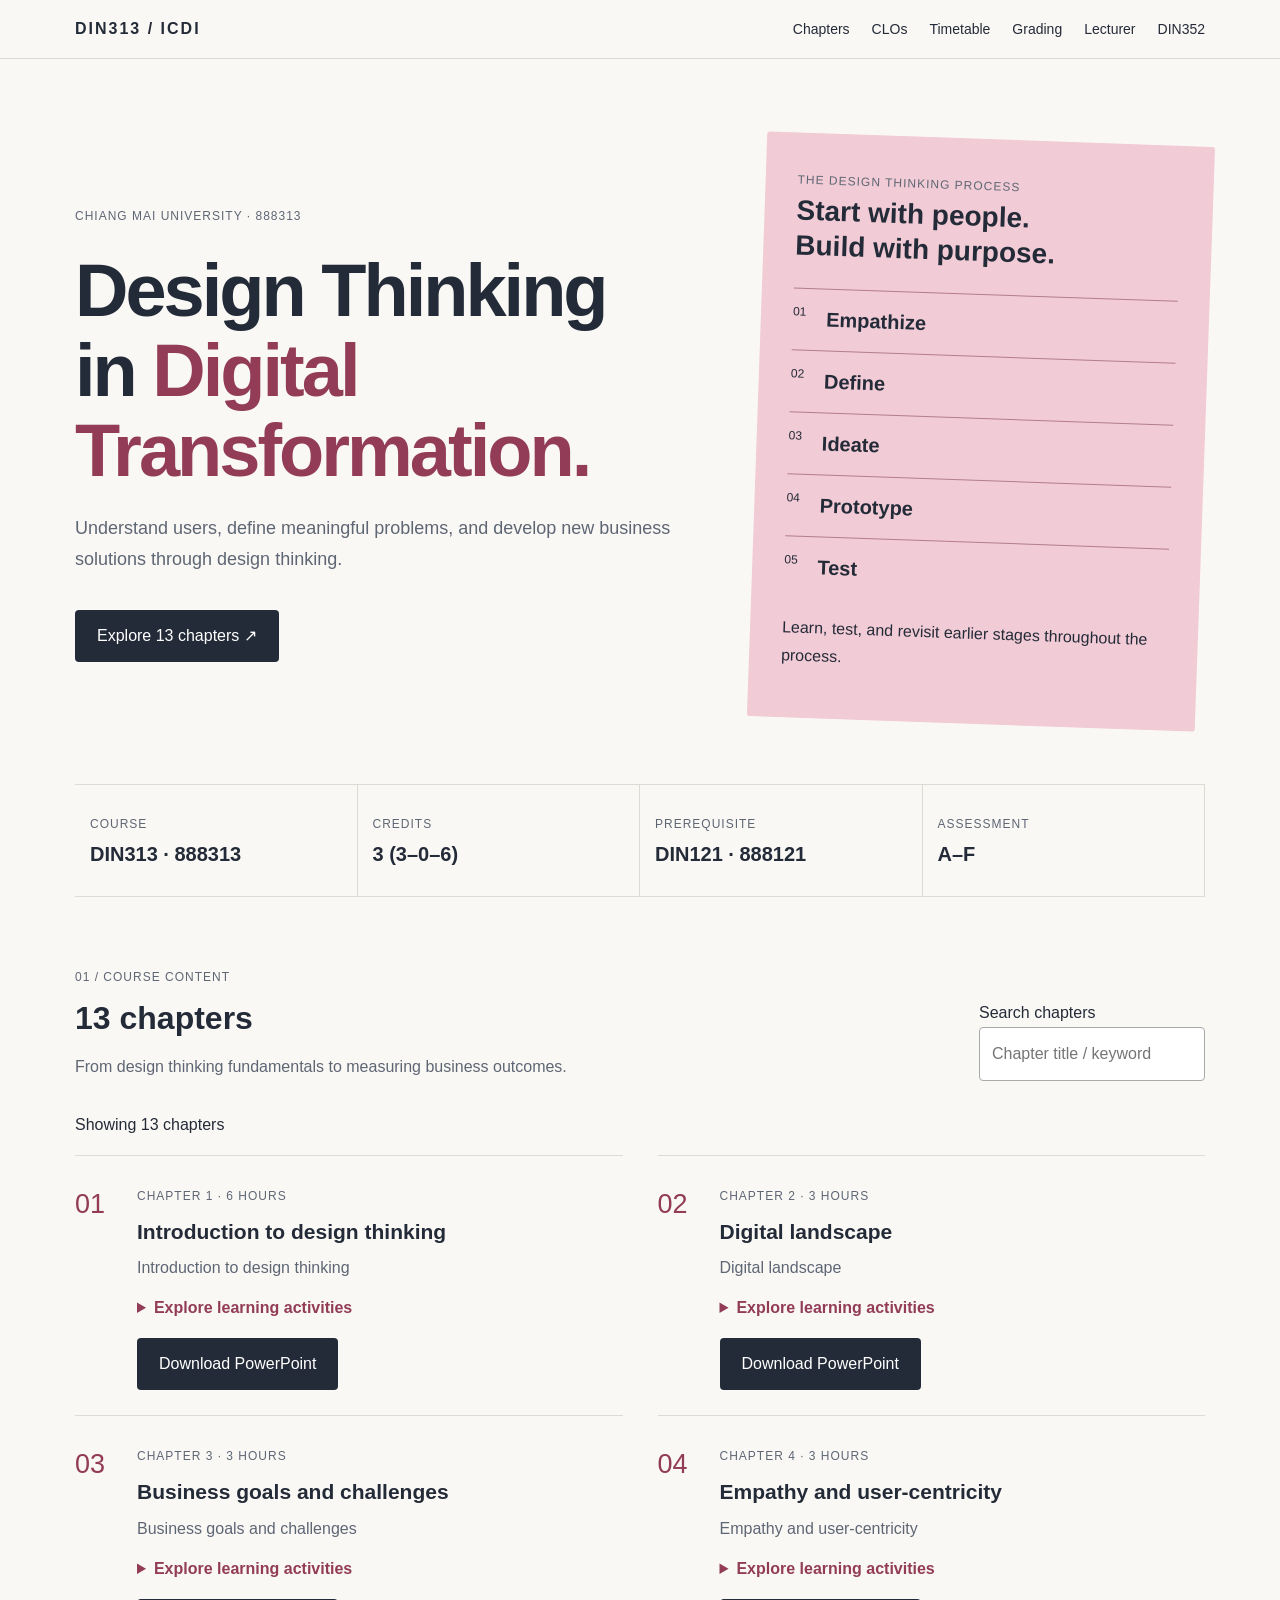
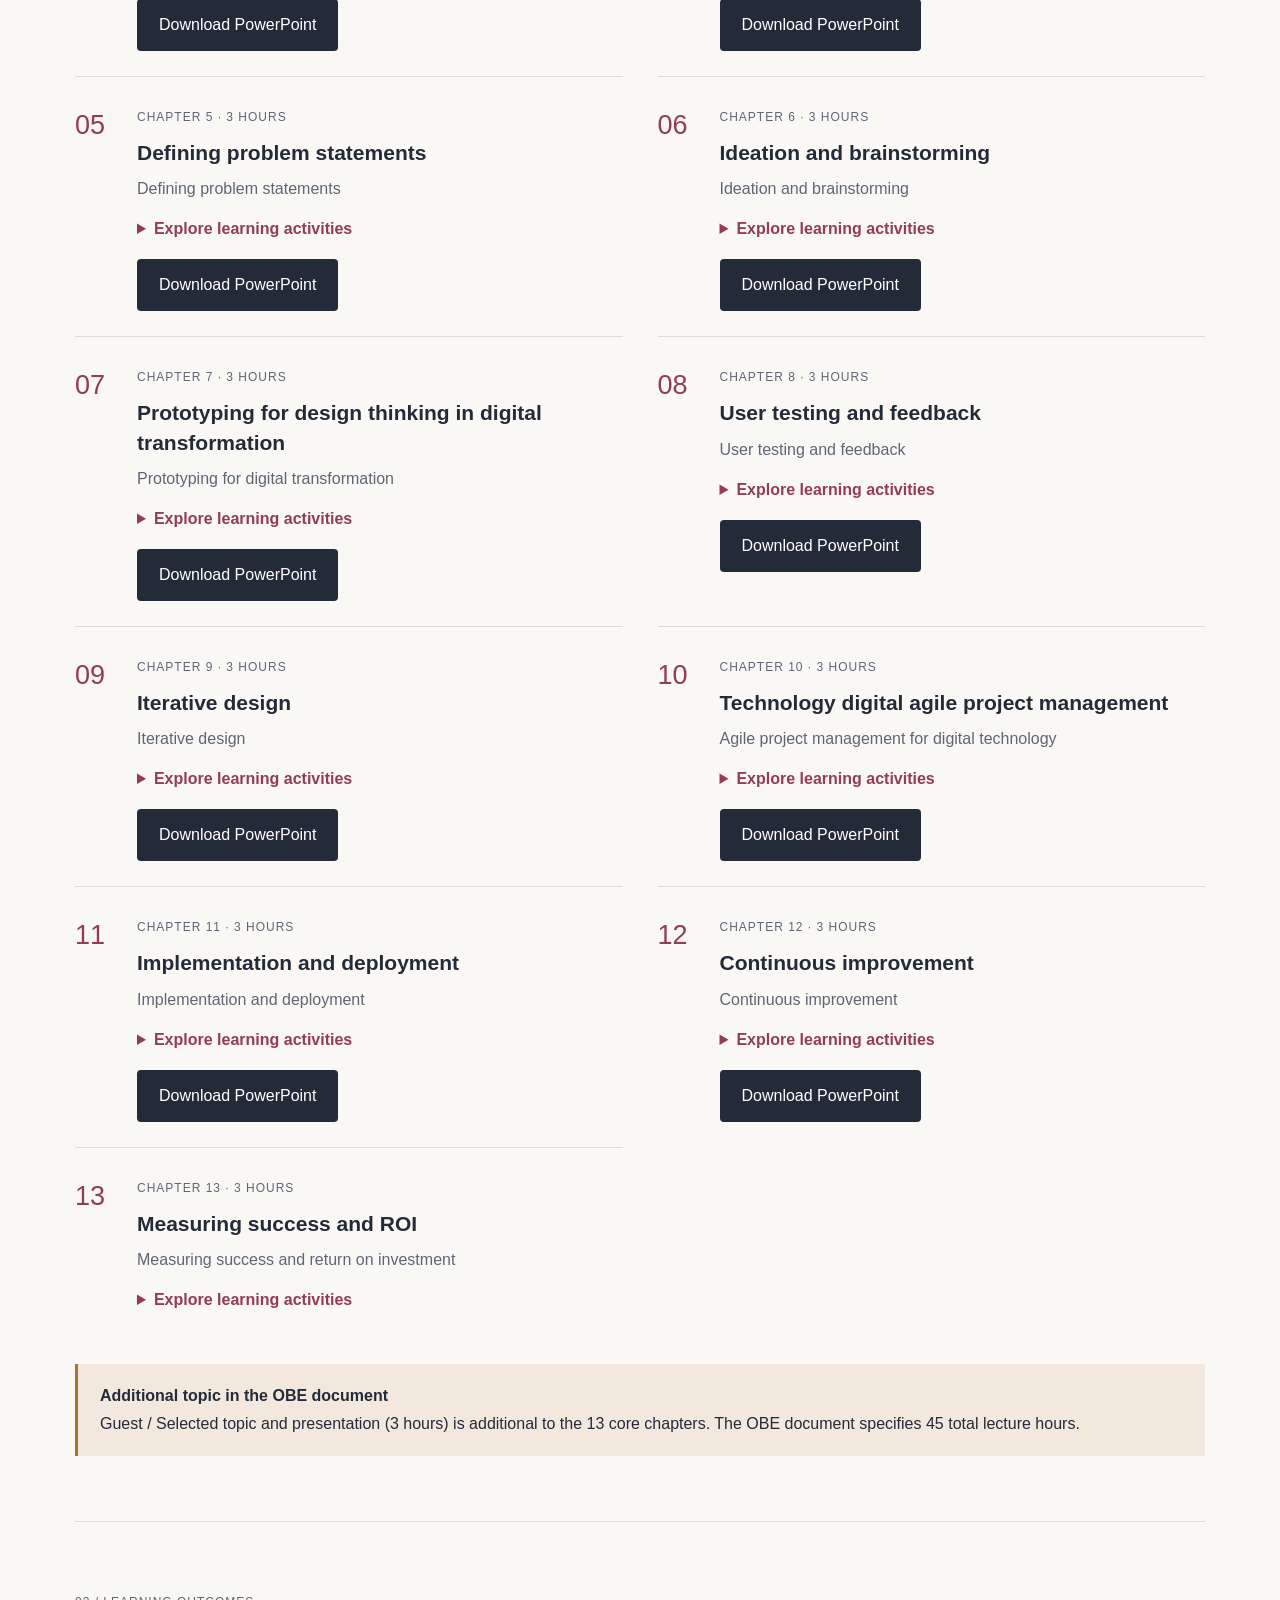
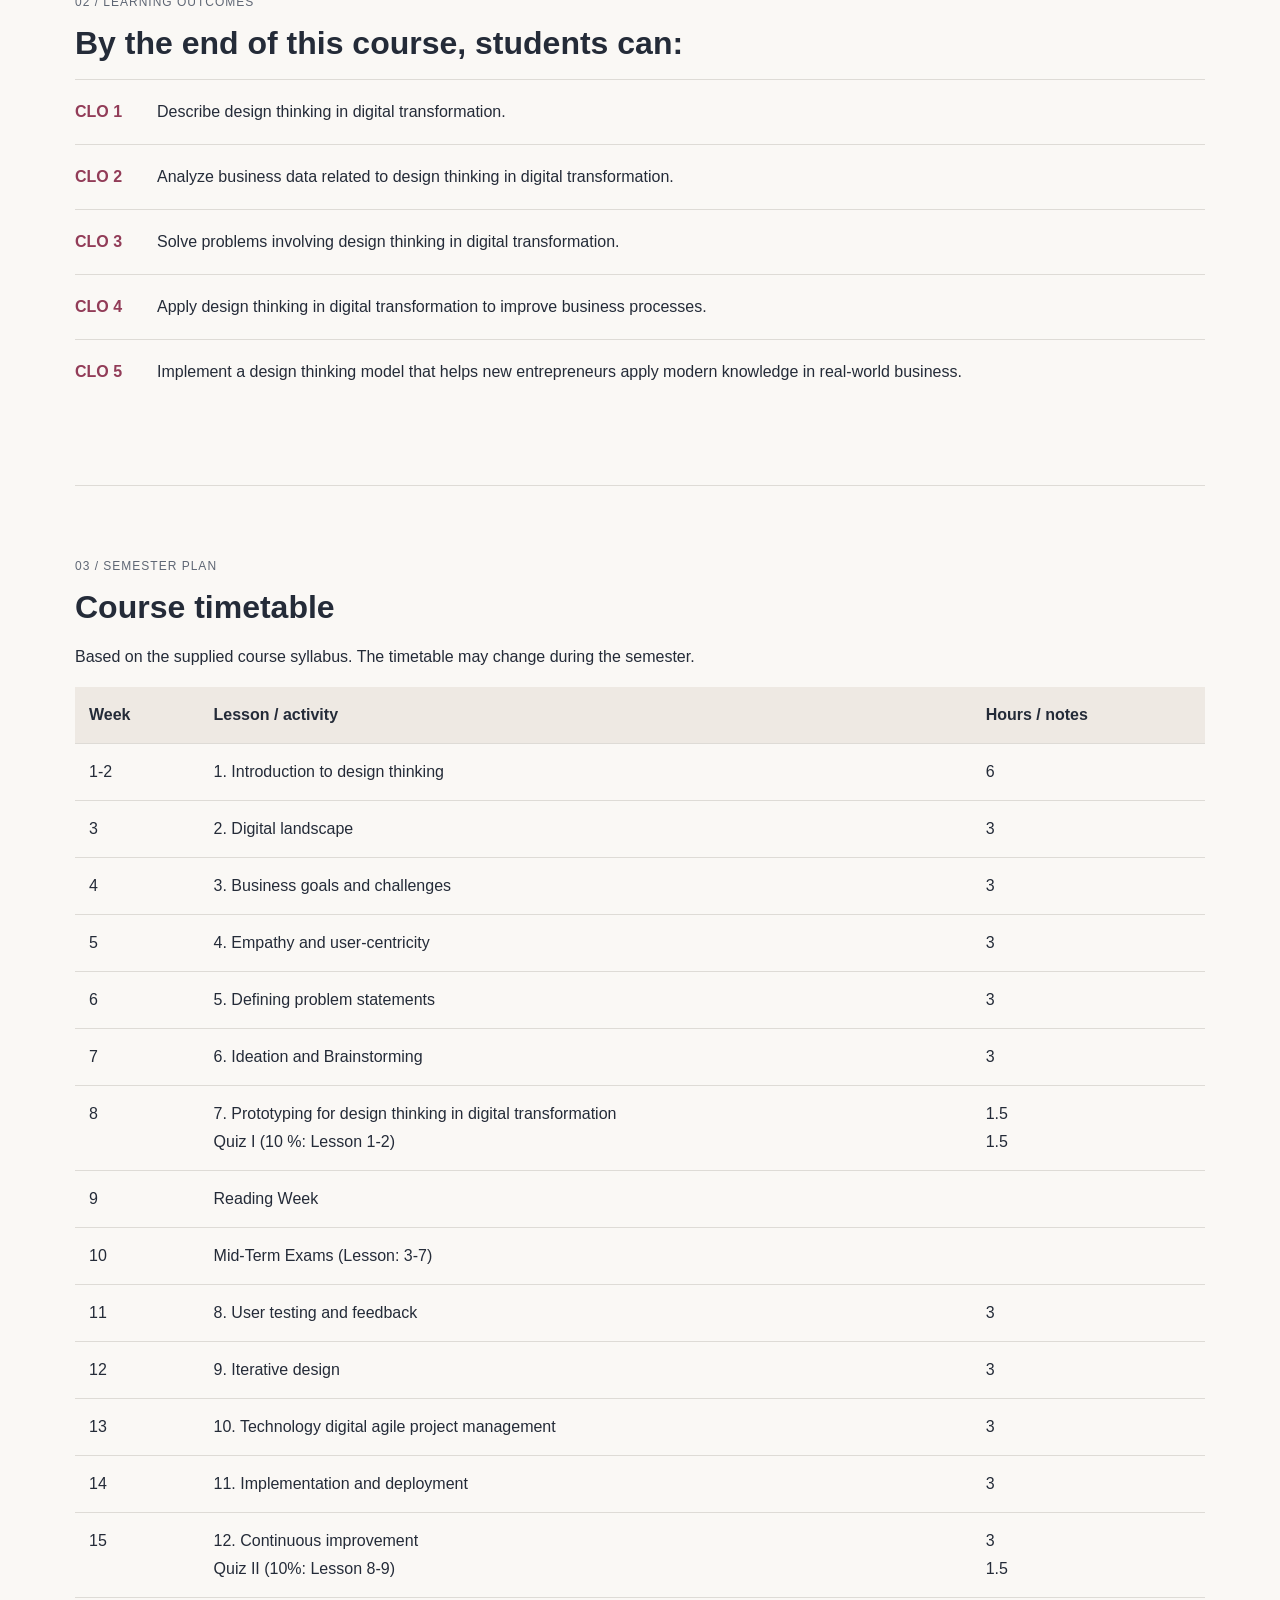
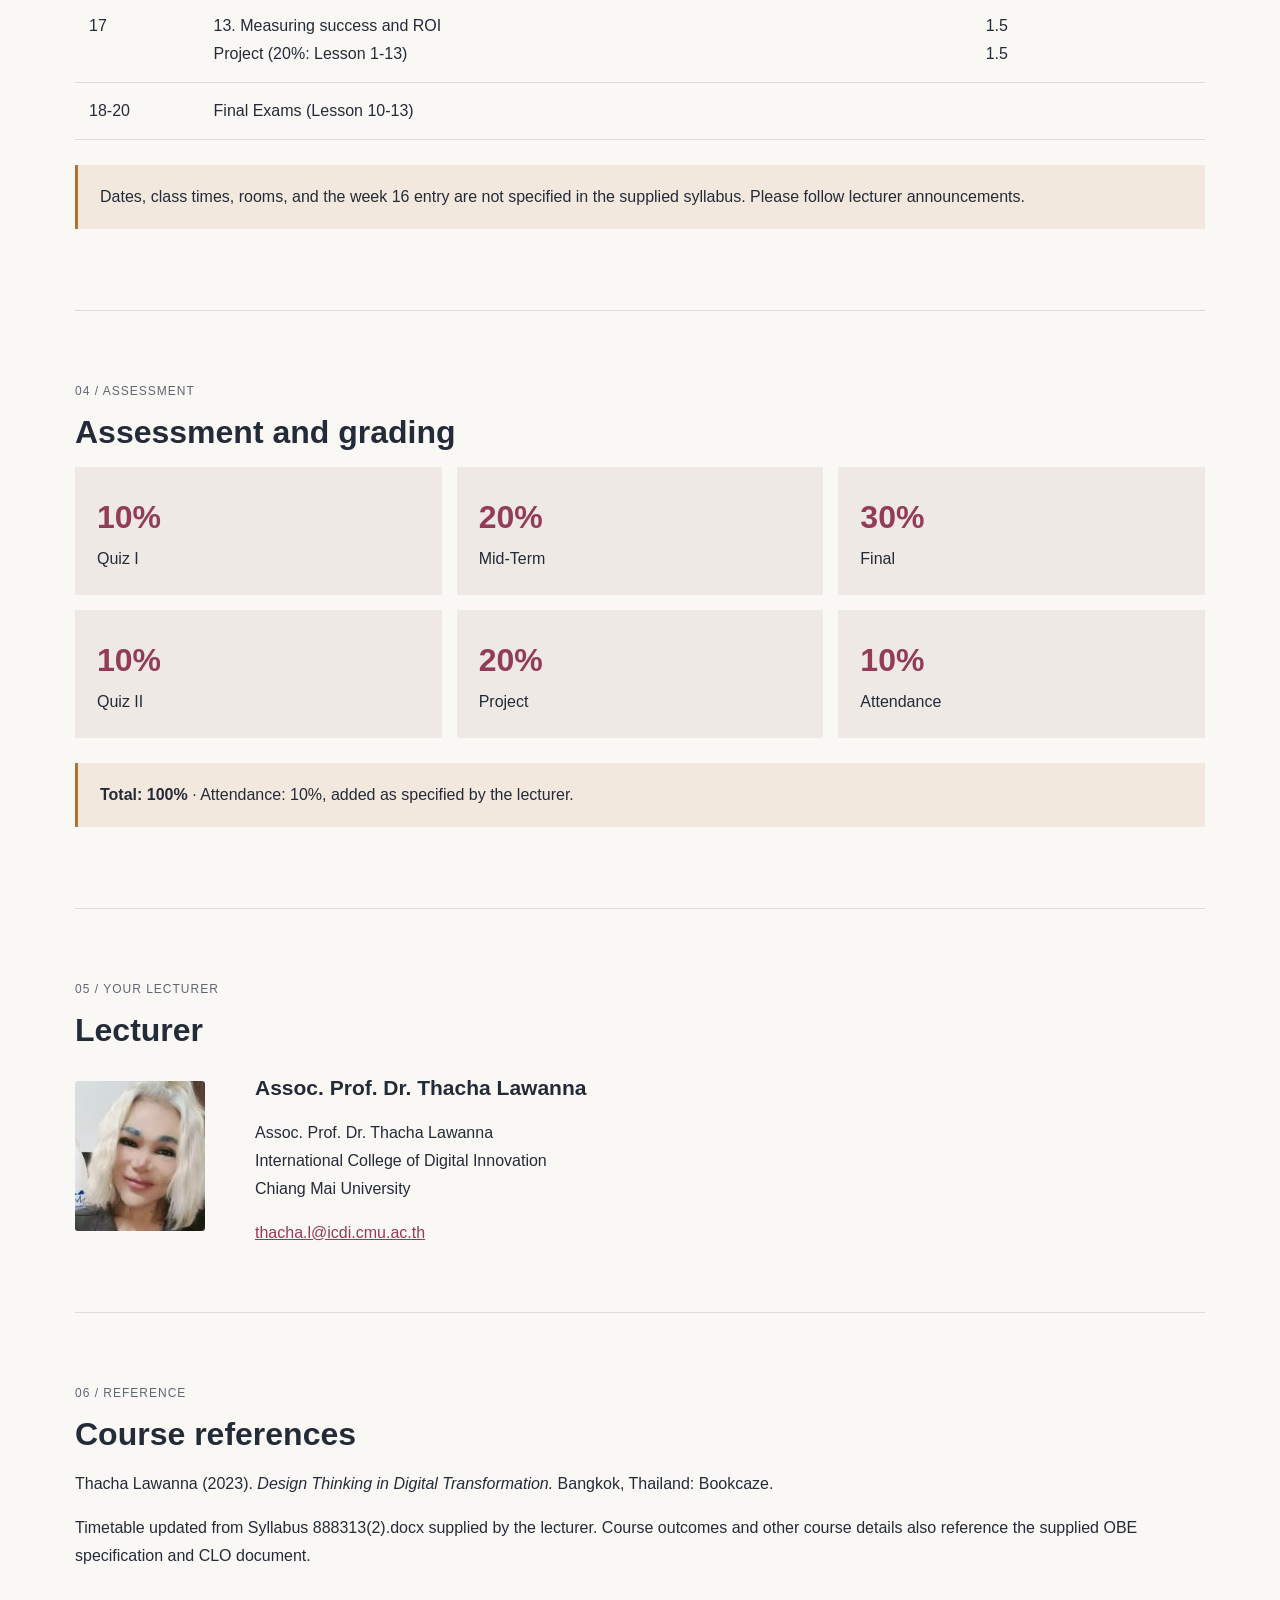
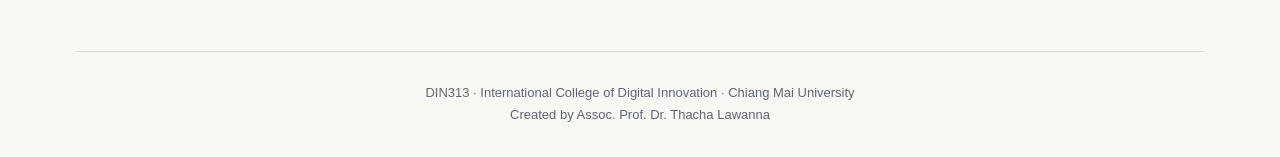
<file: din313-course/index.html>
<!doctype html><html lang="en"><head><meta charset="utf-8"><meta name="viewport" content="width=device-width,initial-scale=1"><meta name="description" content="DIN313 Design Thinking in Digital Transformation — ICDI, Chiang Mai University"><title>DIN313 · Design Thinking</title><style>
:root{--ink:#242b38;--muted:#5e6674;--paper:#faf8f5;--pink:#f1cbd5;--accent:#923c58;--line:#dedbd6}*{box-sizing:border-box}html{scroll-behavior:smooth;scroll-padding-top:90px}body{margin:0;background:var(--paper);color:var(--ink);font:16px/1.75 Arial,Tahoma,sans-serif}a{color:var(--accent)}nav{position:sticky;top:0;z-index:5;background:#faf8f5f5;border-bottom:1px solid var(--line)}.nav-inner{max-width:1180px;margin:auto;padding:15px 25px;display:flex;justify-content:space-between;align-items:center;gap:18px}.brand{color:var(--ink);font-weight:800;text-decoration:none;letter-spacing:2px}.links{display:flex;gap:22px;flex-wrap:wrap}.links a{color:var(--ink);text-decoration:none;font-size:14px}main{max-width:1180px;margin:auto;padding:0 25px}header{display:grid;grid-template-columns:1.4fr 1fr;gap:55px;padding:80px 0 60px;align-items:center}.eyebrow,small{font-size:12px;letter-spacing:1px;color:var(--muted)}h1{font-size:clamp(40px,5.8vw,74px);line-height:1.08;letter-spacing:-3px;margin:22px 0}h1 em{font-style:normal;color:var(--accent)}.lead{font-size:18px;max-width:600px;color:var(--muted)}.button{display:inline-block;background:var(--ink);color:white;padding:12px 22px;border-radius:4px;text-decoration:none;margin-top:16px}.diagram{background:var(--pink);padding:32px;border-radius:3px;transform:rotate(2deg)}.diagram h2{font-size:28px;margin:0 0 25px}.step{display:flex;gap:20px;border-top:1px solid #b37d8e;padding:13px 0}.step span{font-size:12px}.step strong{font-size:20px}.facts{display:grid;grid-template-columns:repeat(4,1fr);border-top:1px solid var(--line);border-bottom:1px solid var(--line)}.facts div{padding:24px 15px;border-right:1px solid var(--line)}.facts strong{display:block;font-size:20px}section{padding:65px 0;border-bottom:1px solid var(--line)}.section-head{display:flex;justify-content:space-between;align-items:end;gap:20px;margin-bottom:30px}h2{font-size:32px;line-height:1.25;margin:8px 0 15px}h3{font-size:21px;line-height:1.4;margin:8px 0}.section-head p{margin:0;color:var(--muted)}input{font:inherit;padding:12px;border:1px solid #aaa;border-radius:4px;width:min(100%,340px);background:white}.chapters{display:grid;grid-template-columns:1fr 1fr;gap:0 35px}.chapter{padding:25px 0;border-top:1px solid var(--line);display:flex;gap:20px}.chapter p{margin:5px 0 12px;color:var(--muted)}.num{font-size:27px;color:var(--accent);min-width:42px}details summary{cursor:pointer;color:var(--accent);font-weight:600}details[open]{padding-bottom:12px}details p{font-size:15px}.note{padding:18px 22px;background:#f3e8de;border-left:3px solid #a97436;margin-top:25px}.outcomes{list-style:none;padding:0;counter-reset:clo}.outcomes li{counter-increment:clo;padding:18px 0;border-top:1px solid var(--line);display:flex;gap:20px}.outcomes li:before{content:'CLO ' counter(clo);color:var(--accent);font-weight:bold;min-width:62px}.table-wrap{overflow-x:auto}table{width:100%;border-collapse:collapse;text-align:left}th,td{padding:14px;border-bottom:1px solid var(--line);vertical-align:top}th{background:#eee9e3}.grades{display:grid;grid-template-columns:repeat(3,1fr);gap:15px}.grade{background:#efe9e5;padding:22px}.grade strong{font-size:32px;display:block;color:var(--accent)}.lecturer{display:grid;grid-template-columns:150px 1fr;gap:30px;align-items:center}.lecturer img{width:130px;height:150px;object-fit:cover;border-radius:3px}footer{padding:30px 25px;text-align:center;color:var(--muted);font-size:13px}a:focus-visible,summary:focus-visible,input:focus-visible{outline:3px solid var(--accent);outline-offset:4px}[hidden]{display:none!important}@media(max-width:760px){header{grid-template-columns:1fr;padding:45px 0;gap:30px}.diagram{transform:none}h1{letter-spacing:-1.5px}.nav-inner{align-items:start;flex-direction:column;gap:5px}.links{gap:13px}.facts{grid-template-columns:1fr 1fr}.chapters{grid-template-columns:1fr}.section-head{align-items:start;flex-direction:column}.grades{grid-template-columns:1fr 1fr}.lecturer{grid-template-columns:1fr}section{padding:40px 0}}@media(prefers-reduced-motion:reduce){html{scroll-behavior:auto}}@media print{nav,.button,input{display:none}header{padding:20px 0}.diagram{transform:none}section{padding:20px 0}.chapters{display:block}.chapter{break-inside:avoid}}
</style></head><body><nav aria-label="Main navigation"><div class="nav-inner"><a class="brand" href="#home">DIN313 / ICDI</a><div class="links"><a href="#chapters">Chapters</a><a href="#outcomes">CLOs</a><a href="#schedule">Timetable</a><a href="#assessment">Grading</a><a href="#lecturer">Lecturer</a><a href="../din352/">DIN352</a></div></div></nav><main id="home"><header><div><span class="eyebrow">CHIANG MAI UNIVERSITY · 888313</span><h1>Design Thinking<br>in <em>Digital<br>Transformation.</em></h1><p class="lead">Understand users, define meaningful problems, and develop new business solutions through design thinking.</p><a class="button" href="#chapters">Explore 13 chapters ↗</a></div><aside class="diagram" aria-label="Design thinking process"><small>THE DESIGN THINKING PROCESS</small><h2>Start with people.<br>Build with purpose.</h2><div class="step"><span>01</span><strong>Empathize</strong></div><div class="step"><span>02</span><strong>Define</strong></div><div class="step"><span>03</span><strong>Ideate</strong></div><div class="step"><span>04</span><strong>Prototype</strong></div><div class="step"><span>05</span><strong>Test</strong></div><p>Learn, test, and revisit earlier stages throughout the process.</p></aside></header><div class="facts"><div><small>COURSE</small><strong>DIN313 · 888313</strong></div><div><small>CREDITS</small><strong>3 (3–0–6)</strong></div><div><small>PREREQUISITE</small><strong>DIN121 · 888121</strong></div><div><small>ASSESSMENT</small><strong>A–F</strong></div></div><section id="chapters"><div class="section-head"><div><small>01 / COURSE CONTENT</small><h2>13 chapters</h2><p>From design thinking fundamentals to measuring business outcomes.</p></div><label>Search chapters<br><input type="search" id="search" placeholder="Chapter title / keyword"></label></div><p id="count" aria-live="polite">Showing 13 chapters</p><div class="chapters"><article class="chapter" data-search="Introduction to design thinking Introduction to design thinking"><span class="num">01</span><div><small>CHAPTER 1 · 6 HOURS</small><h3>Introduction to design thinking</h3><p>Introduction to design thinking</p><details><summary>Explore learning activities</summary><p>Choose a service and explain how understanding its users could improve it.</p><small>Suggested website activity; additional to the original course documents.</small></details><a class="button" href="slides/Chapter-01.pptx" download aria-label="Download Chapter 1 PowerPoint">Download PowerPoint</a></div></article><article class="chapter" data-search="Digital landscape Digital landscape"><span class="num">02</span><div><small>CHAPTER 2 · 3 HOURS</small><h3>Digital landscape</h3><p>Digital landscape</p><details><summary>Explore learning activities</summary><p>Explore technologies that are changing the customer experience in a business of your choice.</p><small>Suggested website activity; additional to the original course documents.</small></details><a class="button" href="slides/Chapter-02.pptx" download aria-label="Download Chapter 2 PowerPoint">Download PowerPoint</a></div></article><article class="chapter" data-search="Business goals and challenges Business goals and challenges"><span class="num">03</span><div><small>CHAPTER 3 · 3 HOURS</small><h3>Business goals and challenges</h3><p>Business goals and challenges</p><details><summary>Explore learning activities</summary><p>Identify business goals, challenges, and the evidence needed for decisions.</p><small>Suggested website activity; additional to the original course documents.</small></details><a class="button" href="slides/Chapter-03.pptx" download aria-label="Download Chapter 3 PowerPoint">Download PowerPoint</a></div></article><article class="chapter" data-search="Empathy and user-centricity Empathy and user-centricity"><span class="num">04</span><div><small>CHAPTER 4 · 3 HOURS</small><h3>Empathy and user-centricity</h3><p>Empathy and user-centricity</p><details><summary>Explore learning activities</summary><p>Draft neutral interview questions and create an empathy map from the evidence collected.</p><small>Suggested website activity; additional to the original course documents.</small></details><a class="button" href="slides/Chapter-04.pptx" download aria-label="Download Chapter 4 PowerPoint">Download PowerPoint</a></div></article><article class="chapter" data-search="Defining problem statements Defining problem statements"><span class="num">05</span><div><small>CHAPTER 5 · 3 HOURS</small><h3>Defining problem statements</h3><p>Defining problem statements</p><details><summary>Explore learning activities</summary><p>Develop a problem statement and a How might we question based on user evidence.</p><small>Suggested website activity; additional to the original course documents.</small></details><a class="button" href="slides/Chapter-05.pptx" download aria-label="Download Chapter 5 PowerPoint">Download PowerPoint</a></div></article><article class="chapter" data-search="Ideation and brainstorming Ideation and brainstorming"><span class="num">06</span><div><small>CHAPTER 6 · 3 HOURS</small><h3>Ideation and brainstorming</h3><p>Ideation and brainstorming</p><details><summary>Explore learning activities</summary><p>Generate alternative ideas and compare their user value and feasibility.</p><small>Suggested website activity; additional to the original course documents.</small></details><a class="button" href="slides/Chapter-06.pptx" download aria-label="Download Chapter 6 PowerPoint">Download PowerPoint</a></div></article><article class="chapter" data-search="Prototyping for design thinking in digital transformation Prototyping for digital transformation"><span class="num">07</span><div><small>CHAPTER 7 · 3 HOURS</small><h3>Prototyping for design thinking in digital transformation</h3><p>Prototyping for digital transformation</p><details><summary>Explore learning activities</summary><p>Build a paper prototype or wireframe to test key assumptions.</p><small>Suggested website activity; additional to the original course documents.</small></details><a class="button" href="slides/Chapter-07.pptx" download aria-label="Download Chapter 7 PowerPoint">Download PowerPoint</a></div></article><article class="chapter" data-search="User testing and feedback User testing and feedback"><span class="num">08</span><div><small>CHAPTER 8 · 3 HOURS</small><h3>User testing and feedback</h3><p>User testing and feedback</p><details><summary>Explore learning activities</summary><p>Design prototype testing tasks and systematically record issues and feedback.</p><small>Suggested website activity; additional to the original course documents.</small></details><a class="button" href="slides/Chapter-08.pptx" download aria-label="Download Chapter 8 PowerPoint">Download PowerPoint</a></div></article><article class="chapter" data-search="Iterative design Iterative design"><span class="num">09</span><div><small>CHAPTER 9 · 3 HOURS</small><h3>Iterative design</h3><p>Iterative design</p><details><summary>Explore learning activities</summary><p>Prioritize feedback, refine the prototype, and explain the reasons for each change.</p><small>Suggested website activity; additional to the original course documents.</small></details><a class="button" href="slides/Chapter-09.pptx" download aria-label="Download Chapter 9 PowerPoint">Download PowerPoint</a></div></article><article class="chapter" data-search="Technology digital agile project management Agile project management for digital technology"><span class="num">10</span><div><small>CHAPTER 10 · 3 HOURS</small><h3>Technology digital agile project management</h3><p>Agile project management for digital technology</p><details><summary>Explore learning activities</summary><p>Create a backlog and sprint plan for prototype development.</p><small>Suggested website activity; additional to the original course documents.</small></details><a class="button" href="slides/Chapter-10.pptx" download aria-label="Download Chapter 10 PowerPoint">Download PowerPoint</a></div></article><article class="chapter" data-search="Implementation and deployment Implementation and deployment"><span class="num">11</span><div><small>CHAPTER 11 · 3 HOURS</small><h3>Implementation and deployment</h3><p>Implementation and deployment</p><details><summary>Explore learning activities</summary><p>Plan deployment, user training, and post-launch issue monitoring.</p><small>Suggested website activity; additional to the original course documents.</small></details><a class="button" href="slides/Chapter-11.pptx" download aria-label="Download Chapter 11 PowerPoint">Download PowerPoint</a></div></article><article class="chapter" data-search="Continuous improvement Continuous improvement"><span class="num">12</span><div><small>CHAPTER 12 · 3 HOURS</small><h3>Continuous improvement</h3><p>Continuous improvement</p><details><summary>Explore learning activities</summary><p>Use the PDCA cycle to propose improvements based on usage results.</p><small>Suggested website activity; additional to the original course documents.</small></details><a class="button" href="slides/Chapter-12.pptx" download aria-label="Download Chapter 12 PowerPoint">Download PowerPoint</a></div></article><article class="chapter" data-search="Measuring success and ROI Measuring success and return on investment"><span class="num">13</span><div><small>CHAPTER 13 · 3 HOURS</small><h3>Measuring success and ROI</h3><p>Measuring success and return on investment</p><details><summary>Explore learning activities</summary><p>Define KPIs and calculate ROI using costs, benefits, and clearly stated assumptions.</p><small>Suggested website activity; additional to the original course documents.</small></details></div></article></div><aside class="note"><strong>Additional topic in the OBE document</strong><br>Guest / Selected topic and presentation (3 hours) is additional to the 13 core chapters. The OBE document specifies 45 total lecture hours.</aside></section><section id="outcomes"><small>02 / LEARNING OUTCOMES</small><h2>By the end of this course, students can:</h2><ol class="outcomes"><li>Describe design thinking in digital transformation.</li><li>Analyze business data related to design thinking in digital transformation.</li><li>Solve problems involving design thinking in digital transformation.</li><li>Apply design thinking in digital transformation to improve business processes.</li><li>Implement a design thinking model that helps new entrepreneurs apply modern knowledge in real-world business. </li></ol></section><section id="schedule"><small>03 / SEMESTER PLAN</small><h2>Course timetable</h2><p>Based on the supplied course syllabus. The timetable may change during the semester.</p><div class="table-wrap"><table><thead><tr><th>Week</th><th>Lesson / activity</th><th>Hours / notes</th></tr></thead><tbody><tr><td>1-2</td><td>1. Introduction to design thinking</td><td>6</td></tr><tr><td>3</td><td>2. Digital landscape</td><td>3</td></tr><tr><td>4</td><td>3. Business goals and challenges</td><td>3</td></tr><tr><td>5</td><td>4. Empathy and user-centricity</td><td>3</td></tr><tr><td>6</td><td>5. Defining problem statements</td><td>3</td></tr><tr><td>7</td><td>6. Ideation and Brainstorming</td><td>3</td></tr><tr><td>8</td><td>7. Prototyping for design thinking in digital transformation	<br>Quiz I (10 %: Lesson 1-2)</td><td>1.5<br>1.5</td></tr><tr><td>9</td><td>Reading Week</td><td></td></tr><tr><td>10</td><td>Mid-Term Exams (Lesson: 3-7)</td><td></td></tr><tr><td>11</td><td>8. User testing and feedback</td><td>3</td></tr><tr><td>12</td><td>9. Iterative design</td><td>3</td></tr><tr><td>13</td><td>10. Technology digital agile project management</td><td>3</td></tr><tr><td>14</td><td>11. Implementation and deployment</td><td>3</td></tr><tr><td>15</td><td>12. Continuous improvement<br>Quiz II (10%: Lesson 8-9)</td><td>3<br>1.5</td></tr><tr><td>17</td><td>13. Measuring success and ROI<br>Project (20%: Lesson 1-13)</td><td>1.5<br>1.5</td></tr><tr><td>18-20</td><td>Final Exams (Lesson 10-13)</td><td></td></tr></tbody></table></div><p class="note">Dates, class times, rooms, and the week 16 entry are not specified in the supplied syllabus. Please follow lecturer announcements.</p></section><section id="assessment"><small>04 / ASSESSMENT</small><h2>Assessment and grading</h2><div class="grades"><div class="grade"><strong>10%</strong>Quiz I</div><div class="grade"><strong>20%</strong>Mid-Term</div><div class="grade"><strong>30%</strong>Final</div><div class="grade"><strong>10%</strong>Quiz II</div><div class="grade"><strong>20%</strong>Project</div><div class="grade"><strong>10%</strong>Attendance</div></div><p class="note"><strong>Total: 100%</strong> · Attendance: 10%, added as specified by the lecturer.</p></section><section id="lecturer"><small>05 / YOUR LECTURER</small><h2>Lecturer</h2><div class="lecturer"><img src="../profile.jpg" alt="Assoc. Prof. Dr. Thacha Lawanna"><div><h3>Assoc. Prof. Dr. Thacha Lawanna</h3><p>Assoc. Prof. Dr. Thacha Lawanna<br>International College of Digital Innovation<br>Chiang Mai University</p><a href="mailto:thacha.l@icdi.cmu.ac.th">thacha.l@icdi.cmu.ac.th</a></div></div></section><section><small>06 / REFERENCE</small><h2>Course references</h2><p>Thacha Lawanna (2023). <em>Design Thinking in Digital Transformation.</em> Bangkok, Thailand: Bookcaze.</p><p>Timetable updated from Syllabus 888313(2).docx supplied by the lecturer. Course outcomes and other course details also reference the supplied OBE specification and CLO document.</p></section></main><footer>DIN313 · International College of Digital Innovation · Chiang Mai University<br>Created by Assoc. Prof. Dr. Thacha Lawanna</footer><script>const search=document.getElementById('search');search.addEventListener('input',()=>{let n=0;const q=search.value.trim().toLocaleLowerCase();document.querySelectorAll('.chapter').forEach(c=>{c.hidden=!c.dataset.search.toLocaleLowerCase().includes(q);if(!c.hidden)n++});document.getElementById('count').textContent=n?'Showing '+n+' chapters':'No matching chapters found'});</script></body></html>
</file>
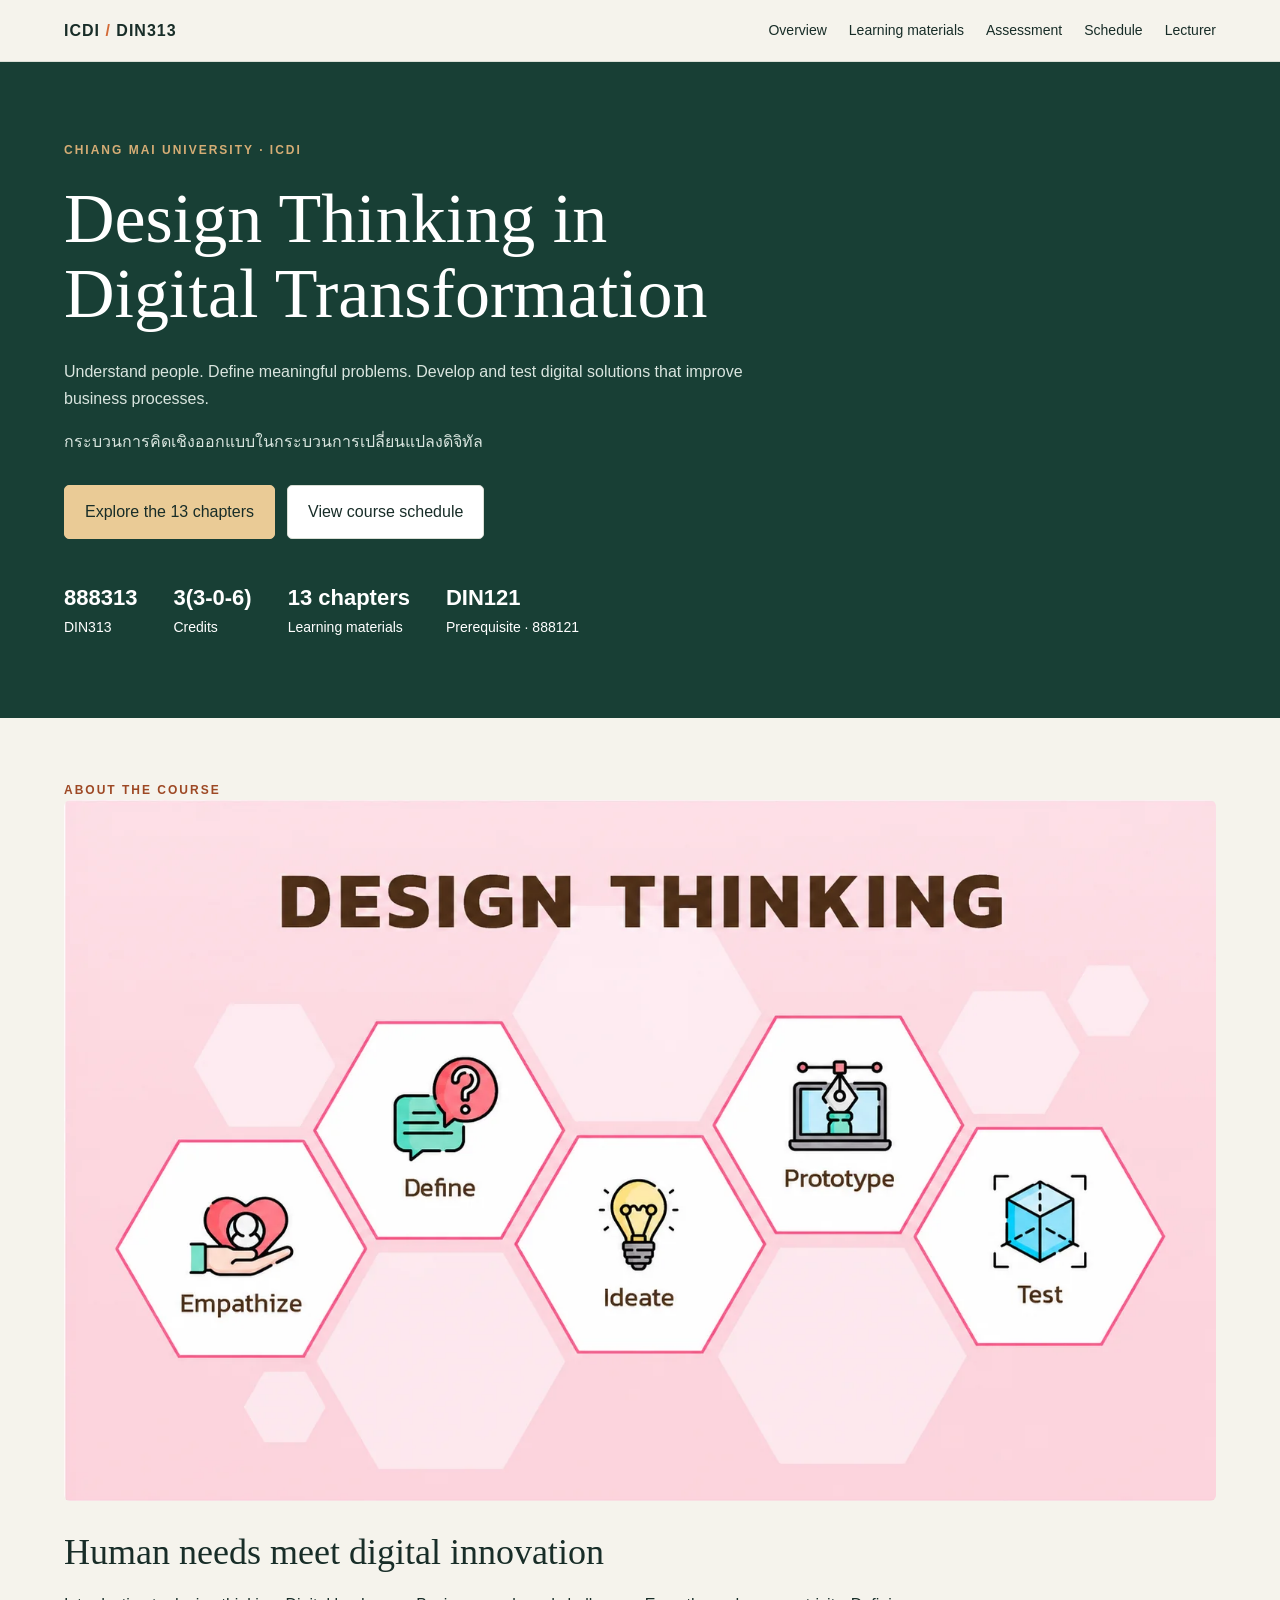
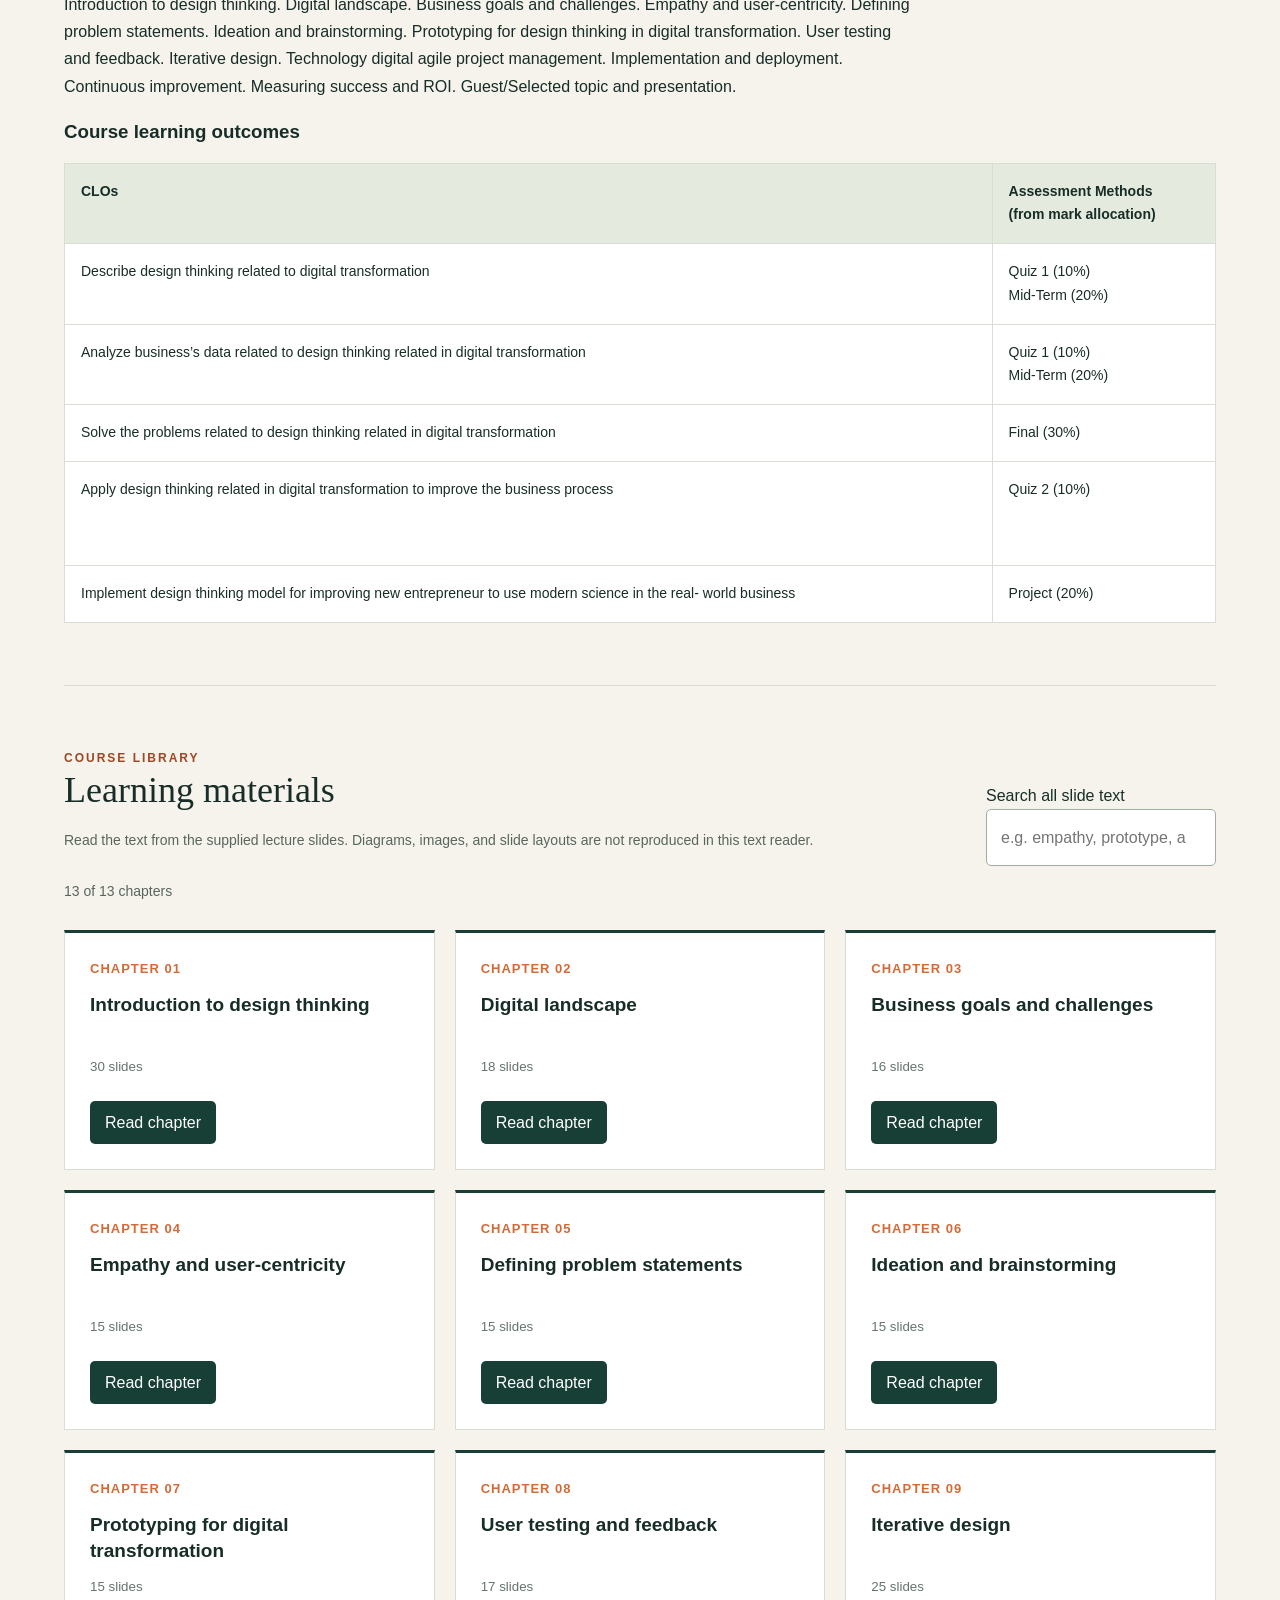
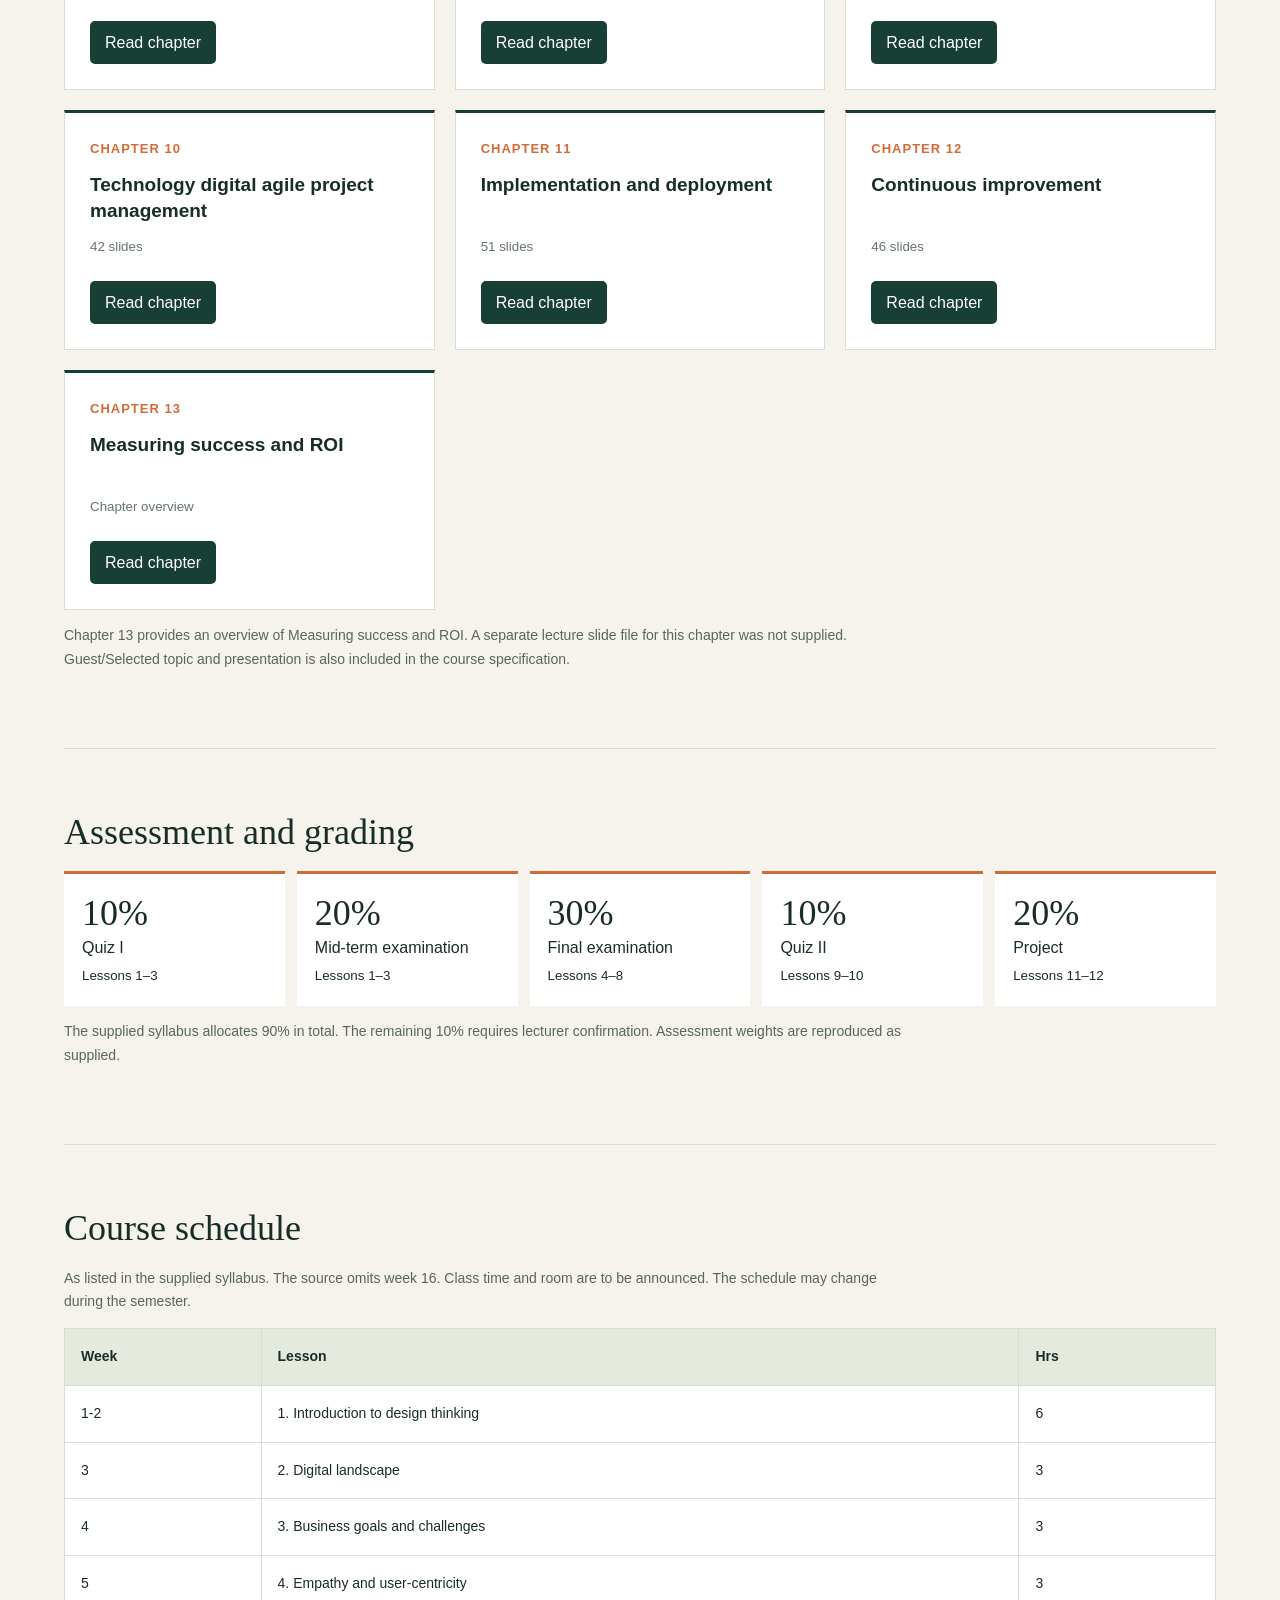
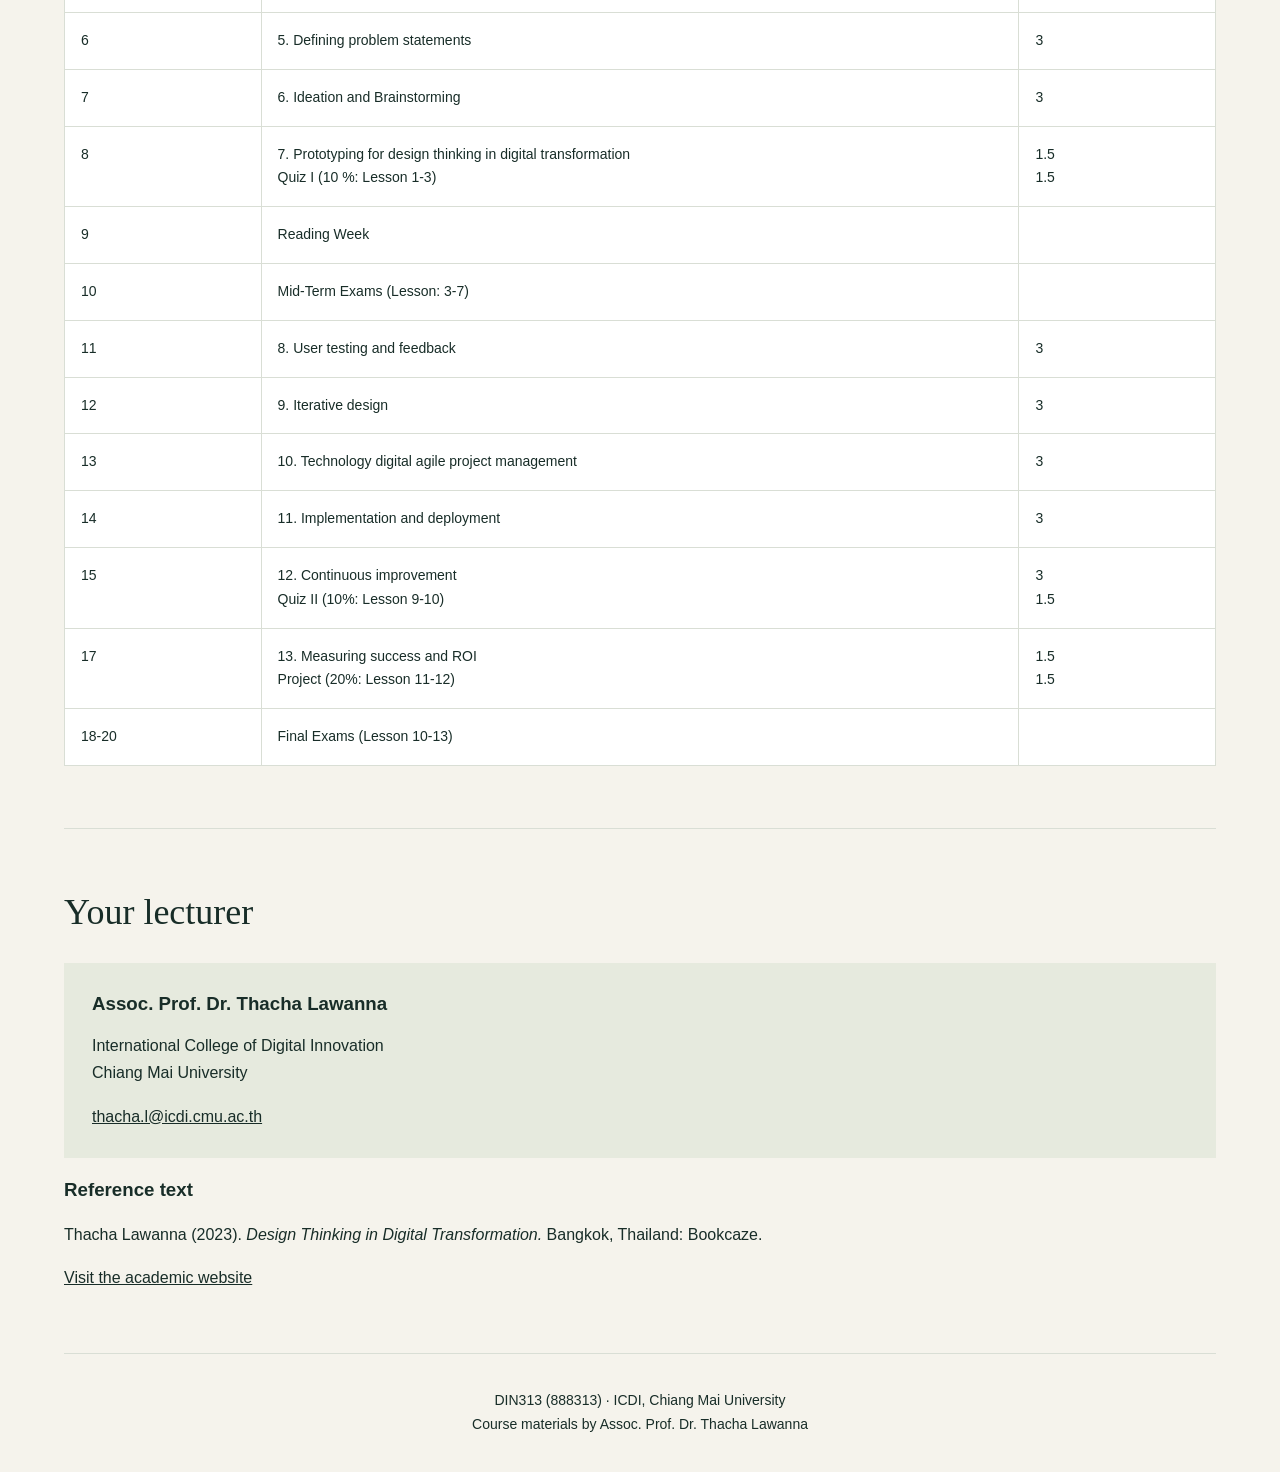
<file: din313/index.html>
<!doctype html><html lang="en"><head><meta charset="utf-8"><meta name="viewport" content="width=device-width,initial-scale=1"><meta name="description" content="DIN313 (888313), Design Thinking in Digital Transformation. Course materials by Assoc. Prof. Dr. Thacha Lawanna, ICDI, Chiang Mai University."><title>DIN313 · Design Thinking in Digital Transformation</title><style>
:root{--ink:#182d28;--green:#183f35;--paper:#f5f3ec;--orange:#d36b38;--line:#d9ded5}*{box-sizing:border-box}html{scroll-behavior:smooth;scroll-padding-top:100px}body{margin:0;background:var(--paper);color:var(--ink);font:16px/1.7 Arial,Tahoma,sans-serif}a{color:inherit}header{background:var(--paper);border-bottom:1px solid var(--line);position:sticky;top:0;z-index:5}.nav{max-width:1200px;margin:auto;display:flex;justify-content:space-between;align-items:center;padding:17px 24px;gap:20px;flex-wrap:wrap}.brand{font-weight:800;text-decoration:none;letter-spacing:1px}.brand span{color:var(--orange)}nav{display:flex;gap:22px;flex-wrap:wrap}nav a{text-decoration:none;font-size:14px}a:hover{text-decoration:underline}.hero{background:var(--green);color:#fff;padding:78px max(24px,calc((100vw - 1152px)/2));}.eyebrow{text-transform:uppercase;letter-spacing:2px;font-size:12px;font-weight:bold;color:#d5ad75}h1{font:normal clamp(38px,5.5vw,70px)/1.08 Georgia,serif;max-width:860px;margin:20px 0 26px}.hero p{max-width:680px;color:#d9e5df}.actions{display:flex;gap:12px;flex-wrap:wrap;margin-top:30px}.btn,button{border:1px solid var(--line);border-radius:5px;background:white;color:var(--ink);padding:12px 20px;font:inherit;cursor:pointer;text-decoration:none;display:inline-block}.btn.primary{background:#eacb96;border-color:#eacb96}.facts{display:flex;gap:36px;flex-wrap:wrap;margin-top:40px;font-size:14px}.facts strong{display:block;color:white;font-size:22px}main{max-width:1200px;margin:auto;padding:0 24px}section{padding:62px 0;border-bottom:1px solid var(--line)}h2{font:normal 36px Georgia,serif;margin:0 0 18px}h3{line-height:1.35}p{max-width:850px}.section-head{display:flex;justify-content:space-between;align-items:end;gap:24px;flex-wrap:wrap}.search{width:min(100%,340px);padding:14px;border:1px solid #9faea3;background:white;border-radius:5px;font:inherit}.grid{display:grid;grid-template-columns:repeat(3,1fr);gap:20px;margin-top:26px}.chapter{background:white;padding:25px;border:1px solid var(--line);border-top:3px solid var(--green);display:flex;flex-direction:column;align-items:start}.chapter h3{margin:12px 0;min-height:52px;font-size:19px}.chapter small{color:#66746d}.chapter button{margin-top:22px;padding:8px 15px;background:var(--green);color:white;border:none}.chapter .number{color:var(--orange);font-weight:bold;font-size:13px;letter-spacing:1px}.table-wrap{overflow:auto}table{border-collapse:collapse;background:white;width:100%;font-size:14px}td,th{text-align:left;padding:16px;border:1px solid var(--line);min-width:100px;vertical-align:top}th{background:#e5eade}.weights{display:flex;gap:12px;flex-wrap:wrap}.weight{flex:1;min-width:135px;border-top:3px solid var(--orange);padding:18px;background:white}.weight strong{display:block;font:36px Georgia,serif}.note{font-size:14px;color:#58665d}.instructor{background:#e6eade;padding:28px;margin-top:30px}.instructor h3{margin:0 0 8px}footer{padding:35px 24px;text-align:center;font-size:14px}dialog{border:0;border-radius:8px;width:min(960px,94vw);max-height:90vh;padding:0;background:var(--paper);color:var(--ink)}dialog::backdrop{background:#0c201bcc}.modal-head{padding:20px 24px;background:var(--green);color:white;position:sticky;top:0;display:flex;gap:20px;align-items:center;justify-content:space-between}.modal-head h2{font-size:22px;margin:0}.modal-head button{padding:6px 14px}.slide-content{padding:24px}.slide{background:white;border:1px solid var(--line);padding:24px;margin-bottom:18px;overflow-wrap:anywhere}.slide h3{font-size:20px}.slide p{white-space:pre-wrap;margin:8px 0}.slide-label{font-size:12px;color:#68776d}.empty{padding:25px;display:none}button:focus-visible,a:focus-visible,input:focus-visible{outline:3px solid var(--orange);outline-offset:4px}@media(max-width:800px){.grid{grid-template-columns:repeat(2,1fr)}.hero{padding-top:48px}}@media(max-width:520px){.grid{grid-template-columns:1fr}nav{gap:14px}.facts{gap:22px}.hero{padding-bottom:42px}.nav{padding:12px 18px}section{padding:40px 0}.chapter h3{min-height:0}h2{font-size:30px}}@media print{header,.actions,dialog,.search,button{display:none}.hero{background:white;color:black}.hero p,.facts strong{color:black}section{break-inside:avoid}}
</style></head><body><header><div class="nav"><a class="brand" href="#home">ICDI<span> / </span>DIN313</a><nav aria-label="Main navigation"><a href="#overview">Overview</a><a href="#chapters">Learning materials</a><a href="#assessment">Assessment</a><a href="#schedule">Schedule</a><a href="#lecturer">Lecturer</a></nav></div></header><div class="hero" id="home"><div class="eyebrow">Chiang Mai University · ICDI</div><h1>Design Thinking in<br>Digital Transformation</h1><p>Understand people. Define meaningful problems. Develop and test digital solutions that improve business processes.</p><p lang="th">กระบวนการคิดเชิงออกแบบในกระบวนการเปลี่ยนแปลงดิจิทัล</p><div class="actions"><a class="btn primary" href="#chapters">Explore the 13 chapters</a><a class="btn" href="#schedule">View course schedule</a></div><div class="facts"><div><strong>888313</strong>DIN313</div><div><strong>3(3-0-6)</strong>Credits</div><div><strong>13 chapters</strong>Learning materials</div><div><strong>DIN121</strong>Prerequisite · 888121</div></div></div><main><section id="overview"><div class="eyebrow" style="color:#9d4824">About the course</div><figure style="margin:0 0 30px;aspect-ratio:1535 / 934;overflow:hidden;border-radius:6px"><img src="[data-uri]" alt="Design Thinking: Empathize, Define, Ideate, Prototype, Test" width="1535" height="1025" style="display:block;width:100%;height:auto;border-radius:6px"></figure><h2>Human needs meet digital innovation</h2><p>Introduction to design thinking. Digital landscape. Business goals and challenges. Empathy and user-centricity. Defining problem statements. Ideation and brainstorming. Prototyping for design thinking in digital transformation. User testing and feedback. Iterative design. Technology digital agile project management. Implementation and deployment. Continuous improvement. Measuring success and ROI. Guest/Selected topic and presentation.</p><h3>Course learning outcomes</h3><div class="table-wrap"><table><tr><th>CLOs</th><th>Assessment Methods<br>(from mark allocation)</th></tr><tr><td>Describe design thinking related to digital transformation</td><td>Quiz 1 (10%)<br>Mid-Term (20%)</td></tr><tr><td>Analyze business’s data related to design thinking related in digital transformation</td><td>Quiz 1 (10%)<br>Mid-Term (20%)</td></tr><tr><td>Solve the problems related to design thinking related in digital transformation</td><td>Final (30%)</td></tr><tr><td>Apply design thinking related in digital transformation to improve the business process</td><td>Quiz 2 (10%)<br><br><br></td></tr><tr><td>Implement design thinking model for improving new entrepreneur to use modern science in the real- world business</td><td>Project (20%)</td></tr></table></div></section><section id="chapters"><div class="section-head"><div><div class="eyebrow" style="color:#9d4824">Course library</div><h2>Learning materials</h2><p class="note">Read the text from the supplied lecture slides. Diagrams, images, and slide layouts are not reproduced in this text reader.</p></div><div><label for="search">Search all slide text</label><br><input class="search" type="search" id="search" placeholder="e.g. empathy, prototype, agile"></div></div><p id="count" class="note" aria-live="polite"></p><div class="grid" id="grid"></div><p id="empty" class="empty">No matching chapters. Try another keyword.</p><p class="note">Chapter 13 provides an overview of Measuring success and ROI. A separate lecture slide file for this chapter was not supplied. Guest/Selected topic and presentation is also included in the course specification.</p></section><section id="assessment"><h2>Assessment and grading</h2><div class="weights"><div class="weight"><strong>10%</strong>Quiz I<br><small>Lessons 1–3</small></div><div class="weight"><strong>20%</strong>Mid-term examination<br><small>Lessons 1–3</small></div><div class="weight"><strong>30%</strong>Final examination<br><small>Lessons 4–8</small></div><div class="weight"><strong>10%</strong>Quiz II<br><small>Lessons 9–10</small></div><div class="weight"><strong>20%</strong>Project<br><small>Lessons 11–12</small></div></div><p class="note">The supplied syllabus allocates 90% in total. The remaining 10% requires lecturer confirmation. Assessment weights are reproduced as supplied.</p></section><section id="schedule"><h2>Course schedule</h2><p class="note">As listed in the supplied syllabus. The source omits week 16. Class time and room are to be announced. The schedule may change during the semester.</p><div class="table-wrap"><table><tr><th>Week</th><th>Lesson </th><th>Hrs</th></tr><tr><td>1-2</td><td>1. Introduction to design thinking</td><td>6</td></tr><tr><td>3</td><td>2. Digital landscape</td><td>3</td></tr><tr><td>4</td><td>3. Business goals and challenges</td><td>3</td></tr><tr><td>5</td><td>4. Empathy and user-centricity</td><td>3</td></tr><tr><td>6</td><td>5. Defining problem statements</td><td>3</td></tr><tr><td>7</td><td>6. Ideation and Brainstorming</td><td>3</td></tr><tr><td>8</td><td>7. Prototyping for design thinking in digital transformation	<br>Quiz I (10 %: Lesson 1-3)</td><td>1.5<br>1.5</td></tr><tr><td>9</td><td>Reading Week</td><td></td></tr><tr><td>10</td><td>Mid-Term Exams (Lesson: 3-7)</td><td></td></tr><tr><td>11</td><td>8. User testing and feedback</td><td>3</td></tr><tr><td>12</td><td>9. Iterative design</td><td>3</td></tr><tr><td>13</td><td>10. Technology digital agile project management</td><td>3</td></tr><tr><td>14</td><td>11. Implementation and deployment</td><td>3</td></tr><tr><td>15</td><td>12. Continuous improvement<br>Quiz II (10%: Lesson 9-10)</td><td>3<br>1.5</td></tr><tr><td>17</td><td>13. Measuring success and ROI<br>Project (20%: Lesson 11-12)</td><td>1.5<br>1.5</td></tr><tr><td>18-20</td><td>Final Exams (Lesson 10-13)</td><td></td></tr></table></div></section><section id="lecturer"><h2>Your lecturer</h2><div class="instructor"><h3>Assoc. Prof. Dr. Thacha Lawanna</h3><p>International College of Digital Innovation<br>Chiang Mai University</p><a href="mailto:thacha.l@icdi.cmu.ac.th">thacha.l@icdi.cmu.ac.th</a></div><h3>Reference text</h3><p>Thacha Lawanna (2023). <em>Design Thinking in Digital Transformation.</em> Bangkok, Thailand: Bookcaze.</p><a href="../">Visit the academic website</a></section></main><footer>DIN313 (888313) · ICDI, Chiang Mai University<br>Course materials by Assoc. Prof. Dr. Thacha Lawanna</footer><dialog id="reader" aria-labelledby="readerTitle"><div class="modal-head"><h2 id="readerTitle"></h2><button id="close" aria-label="Close chapter">Close</button></div><div id="slides" class="slide-content"></div></dialog><script>
const chapters=[{"n":1,"title":"Introduction to design thinking","slides":[["Chapter 1 Introduction to design thinking","Assoc. Prof. Dr. Thacha Lawanna"],["Objective of the Study:","To examine how emerging AI technologies reshape innovation processes across industries, focusing on the mechanisms through which AI enhances creativity, accelerates problem-solving, and enables new forms of value creation in future digital ecosystems."],["1. Human-Centered Design","Focuses on understanding users’ needs, emotions, and behaviors. This approach places people at the center of the design process, ensuring solutions are meaningful and relevant. Designers observe users in real contexts, gather insights, and use them to develop products or services that truly address their real problems.","Human-centered design (HCD) is a problem-solving approach that prioritizes the needs of real people throughout the design process to create solutions that are effective and tailored to users."],["2. Empathy in Design","Empathy involves deeply understanding users by observing, interviewing, and engaging with them. It helps uncover hidden needs and motivations, enabling designers to create solutions that resonate. Empathy leads to more inclusive and effective innovations by prioritizing the user’s perspective throughout the design process.","Empathy is the first and most crucial step in the design thinking process, focusing on understanding users' feelings, needs, and perspectives."],["3. Problem Framing","Problem framing defines the design challenge clearly and correctly. Instead of focusing on symptoms, designers analyze root causes and perspectives to articulate an actionable and meaningful problem statement. Proper framing ensures the team works on the right issue and avoids solving the wrong problem.","Problem framing is a collaborative process used to clearly define a problem before seeking solutions, ensuring a team addresses the root cause instead of symptoms."],["4. Ideation Techniques","Ideation generates a wide range of creative ideas without judgment. Techniques like brainstorming, mind mapping, and SCAMPER encourage divergent thinking. The goal is quantity over quality at this stage, allowing teams to explore unexpected possibilities before evaluating and narrowing down the most feasible ideas.","Ideation techniques are methods for generating new ideas, such as brainstorming, mind mapping, and Crazy 8s, which involve rapidly sketching ideas on a divided paper."],["5. Prototyping","Prototyping creates simple, quick versions of ideas to test assumptions and gather feedback. Prototypes may be sketches, models, storyboards, or digital mock-ups. This stage helps visualize concepts, identify design flaws early, and reduce risk by iterating before committing to full development.","Prototyping is the process of creating a preliminary model or draft of a product to test and refine its design before building the final version."],["Design tour program (one day trip) in Chiang Mai for me?","15 mins"],["6. Rapid Experimentation","Rapid experimentation tests ideas quickly to learn what works. Designers implement fast, low-cost experiments to validate concepts with users. This process reduces uncertainty and promotes continuous improvement. It encourages a learning mindset, where failures are valuable data for refining solutions.","Rapid experimentation is an agile approach to product development that involves quickly testing hypotheses and assumptions through frequent, small-scale experiments to gather data and inform decisions."],["Rapid Experimentation>> give the process of testing the ideas for producing mobile apps (delivery system)",">>diagram","Rapid Experimentation>> give testing the ideas that customers like to buy your product","Rapid Experimentation>> give testing the ideas that customers do not to buy your product"],["Rapid Experimentation>> give the process of testing the ideas for producing mobile apps (delivery system)",">>diagram","Step 1. Brain storm >>> all smart phone work >>solutions =37","Step 2. Select the appropriate solutions (2-3)","Step 3. Take action","Step 4. Evaluation"],["7. Feedback and Iteration","Feedback from real users guides improvement of the proposed solution. Iteration involves refining designs based on responses, observations, and new insights. Repeated cycles of testing and revising help ensure the final outcome meets user needs and achieves practical effectiveness.","Feedback and iteration is a continuous cycle of receiving, evaluating, and implementing user or stakeholder input to improve a product, service, or idea."],["8. Divergent and Convergent Thinking","Divergent thinking expands possibilities by generating many ideas, while convergent thinking narrows them to select the best. Both modes complement each other in Design Thinking. Effective teams switch between these modes to balance creativity with practicality throughout the design process.","Divergent and convergent thinking are complementary cognitive processes used for problem-solving."],["9. Collaborative Creativity","Design Thinking encourages teamwork and interdisciplinary collaboration. Diverse backgrounds contribute varied perspectives and skills, making solutions richer and more innovative. Collaboration ensures ideas are challenged, improved, and strengthened through discussion, shared understanding, and collective problem-solving.","Collaborative creativity is the process where two or more individuals work together to generate new and valuable ideas. I"],["10. User Journey Mapping","A journey map visualizes users’ interactions, emotions, and pain points across their experience with a product or service. It helps identify challenges, opportunities, and moments that matter. Mapping reveals gaps and guides designers toward targeted, user-centered improvements.","A user journey map is a visual diagram that illustrates the steps a user takes to achieve a goal while interacting with a product or service."],["Journey Mapping>>> you and your team are going to meet me at CU (Bangkok) tomorrow 18.00 pm."],[],["11. Persona Development","Personas represent fictional users based on real data. They capture user traits, goals, needs, and frustrations. Personas help designers remain focused on target users and ensure solutions are tailored to the right audience throughout the design process.","Persona development is the process of creating detailed, fictional representations of your target audience based on user research."],["12. Problem Reframing","Reframing encourages looking at the problem from different angles to generate new insights. It challenges assumptions, reveals hidden opportunities, and encourages more innovative solutions. Reframing often turns a difficult issue into a more solvable or meaningful design challenge.","Problem reframing is a technique of looking at a problem from a different perspective to find innovative solutions that were not initially apparent."],["13. Storytelling in Design","Storytelling communicates ideas clearly and emotionally. Designers use narratives to explain user problems, illustrate journeys, and present solutions. Storytelling makes insights relatable, helps teams stay aligned, and persuades stakeholders of the value behind design decisions.","Storytelling in design is the use of narrative elements to create an emotional connection and convey meaning through a brand, product, or experience."],["14. Co-Creation with Stakeholders","Co-creation involves collaborating directly with users, clients, or community members. This shared process increases ownership, ensures diverse viewpoints, and leads to more relevant solutions. Stakeholders feel valued and contribute valuable insights that designers might otherwise overlook.","Co-creation with stakeholders is a collaborative process where an organization works directly with external groups, such as customers, employees, and partners, to jointly create value through products, services, or solutions."],["15. Systems Thinking","Systems thinking analyzes how various elements within a system interact. Designers use it to understand broader impacts, dependencies, and unintended consequences. By considering the whole system, solutions become more sustainable, scalable, and aligned with long-term outcomes.","Systems thinking is a holistic approach to problem-solving that focuses on how the different parts of a system interact, rather than just looking at isolated components."],["1.4"],["16. Prototype Testing","Testing evaluates how well a prototype works for real users. Designers gather feedback on usability, functionality, and emotional response. Testing uncovers issues early, validates design decisions, and supports data-driven improvement before final implementation.","Prototype testing is evaluating an early, simplified version of a product with real users to gather feedback and identify potential problems before full development begins."],["17. Design Constraints","Constraints include time, resources, technology, and user limitations. Understanding constraints helps guide realistic design decisions. Rather than limiting creativity, constraints often inspire more efficient and innovative solutions by forcing designers to think creatively within boundaries.","Design constraints are the limitations and requirements that a project must stick to, which can be physical, functional, or abstract."],["18. Innovation Mindset","An innovation mindset embraces curiosity, openness, and experimentation. It encourages risk-taking, learning from failure, and challenging traditional assumptions. This mindset supports continuous improvement and helps teams uncover unique and meaningful solutions.","An innovation mindset is a way of thinking that embraces change and opportunity through creative problem-solving, curiosity, and resilience."],["19. Value Proposition Development","A value proposition defines the benefit a solution provides to users. Designers clarify how the solution solves a problem, meets a need, or improves the user’s experience. A strong value proposition ensures the final output delivers meaningful and measurable value.","Value proposition development is the process of creating a concise statement that clearly explains the unique value a company's product or service offers to its target customers and why it is better than the competition."],["20. Real-World Application","Design Thinking applies to business, education, healthcare, technology, and public services. Its flexible nature allows it to solve diverse challenges. Real-world application emphasizes practicality—turning user insights and creative ideas into solutions that improve experiences and create measurable impact.","Design thinking is used in real-world applications across various sectors like technology, healthcare, education, and government to create human-centered solutions by focusing on user needs. Examples include DBS Bank using it to create the digibank mobile-only app, the City of Helsinki applying it to develop smart city solutions like the Kalasatama district, and companies like Uber and Airbnb using it to redesign services and platforms based on user pain points."],["4 clear and simple points introducing Design Thinking:","Human-Centered ApproachDesign thinking begins with understanding users’ needs, emotions, and real-life problems. Empathy is the foundation of every solution.","Problem RedefinitionInstead of accepting problems as given, design thinking encourages reframing them to discover underlying causes and better opportunities for innovation.","Iterative ProcessSolutions are developed through cycles of prototyping, testing, and improving. Failure is seen as a learning step that guides better outcomes.","Collaborative and Creative MindsetIt brings together diverse perspectives—combining creativity, teamwork, and open-mindedness to generate innovative and practical solutions."],[]]},{"n":2,"title":"Digital landscape","slides":[["Chapter 2 Digital landscape","Assoc. Prof. Dr. Thacha Lawanna"],["Objective of the Study:","To examine the current structure, trends, and technological developments within the digital landscape in order to understand how emerging digital technologies, platforms, and ecosystems shape innovation, user behavior, and organizational transformation."],["1. Digital Ecosystems","Digital ecosystems refer to interconnected platforms, technologies, users, and services that interact to create value. These ecosystems enable seamless data exchange, cross-platform collaboration, and innovation. Understanding their structure helps explain how digital businesses scale, how stakeholders interact, and how network effects strengthen competitive advantages in rapidly evolving digital environments."],["Design Digital Ecosystems for Health Care, Education or E-Commerce System:","Give Definition","Background","Concept (Diagram)","Explain digitalization in such system"],["2. Cloud Computing Infrastructure","Cloud computing provides scalable, on-demand access to computing resources such as storage, processing power, and applications. It enables organizations to reduce costs, improve flexibility, and accelerate digital transformation. Cloud platforms support modern services like AI, data analytics, and IoT, becoming a fundamental backbone of global digital operations."],["3. Mobile-First Digital Behavior","Mobile-first behavior reflects the dominance of smartphones as the primary digital access point for communication, commerce, and entertainment. This shift drives companies to design mobile-optimized platforms, apps, and services. It influences user expectations for speed, convenience, personalization, and seamless interaction across digital channels."],["4. Social Media as a Digital Infrastructure","Social media platforms have evolved beyond communication tools into digital infrastructures supporting marketing, commerce, information exchange, and community building. Their algorithms shape user experiences, influence behavior, and drive engagement. Understanding these platforms is essential to analyze digital trends, consumer patterns, and the spread of digital culture globally."],["Using Social Media (Commerce) for Online Business:","Business Idea (Flowchart(if any))","Product + Customer","Business Plan (Flowchart)","Business Run (Flowchart)"],["5. Data-Driven Decision Making","Data-driven decision making involves using big data, analytics, and machine learning to guide strategic choices. Organizations rely on real-time insights to optimize operations, improve customer experiences, and identify emerging trends. This approach enhances accuracy, reduces uncertainty, and supports digital innovation across industries."],[],["6. Artificial Intelligence Integration","AI integration refers to embedding AI capabilities—such as automation, prediction, and personalization—into digital systems and services. It transforms business processes, enhances efficiency, and enables intelligent customer interactions. AI drives competitiveness in the digital era by enabling smarter decision-making and innovation."],["Design Artificial Intelligence Integration for digital marketing:","Choose any company (one)","Explain old marketing they use","Propose your AI-Marketing (Flowchart+pics)","Give expectations","https://www.youtube.com/watch?v=kQcq3rpne78","https://www.youtube.com/watch?v=s8AmkizQ39s"],["7. Cybersecurity in the Digital Era","Cybersecurity involves protecting digital systems, networks, and data from attacks and unauthorized access. As digital operations expand, risks such as hacking, data breaches, and ransomware grow. Effective cybersecurity frameworks ensure trust, safeguard assets, and maintain operational stability in increasingly interconnected environments."],["8. Digital Payment Innovations","Digital payment innovations include mobile wallets, QR payments, blockchain, and contactless technologies. These solutions offer convenience, speed, and security, transforming financial services. They support e-commerce growth, expand financial inclusion, and redefine customer expectations in both developed and emerging markets."],["Design Digital Payment for your own business:","Give principal and reasons","Explain Old Digital Payment (Flowchart)","Propose New Digital Payment (Flowchart)","What are the remained problems","How to solve (Flowchart)"],["9. Internet of Things (IoT) Expansion","IoT connects physical devices—such as sensors, appliances, and machines—to the internet to enable real-time data exchange. This expansion supports smart homes, smart cities, and industrial automation. IoT enhances efficiency, improves monitoring, and opens new opportunities for digital innovation in everyday and industrial environments."],["10. Digital Skills and Workforce Transformation","The digital landscape requires new skills such as data literacy, digital communication, AI understanding, and technology management. Organizations must reskill employees to adapt to automation and digital tools. Workforce transformation ensures competitiveness, boosts productivity, and prepares societies for rapidly changing technological demands."],[]]},{"n":3,"title":"Business goals and challenges","slides":[["Chapter 3 Business Goals and Challenges","Assoc. Prof. Dr. Thacha Lawanna"],["Objective of the Study:","To analyze how business goals align with organizational challenges in order to identify critical factors that influence strategic decision-making and propose frameworks that enhance overall business performance and competitiveness."],["1. Strategic Goal Alignment","Understanding how organizational goals (?) align with long-term strategies (?) ensures that all departments move in the same direction. When alignment is strong, companies optimize resources, improve coordination, and reduce conflicting priorities. This knowledge helps managers design measurable objectives that support sustainable growth and competitive advantage."],["2. Market Opportunity Analysis","Identifying and evaluating market opportunities (?) helps businesses understand emerging trends, customer needs (?), and competitive gaps. This knowledge enables organizations to forecast demand, prioritize high-value segments, and develop strategies that capture new revenue streams. It is essential for reducing uncertainty and guiding effective business expansion."],["Identify and evaluate market opportunities of ChatGPT"],["3. Operational Efficiency Improvement","Organizations must continuously refine processes to reduce costs, minimize waste, and improve productivity>>>?. Knowledge of operational efficiency includes workflow redesign, automation, and performance measurement. It helps companies deliver products or services faster, maintain quality, and allocate resources effectively, especially under competitive or resource-constrained environments."],["4. Risk Management and Mitigation","Businesses face various risks such as financial instability (?), market volatility, regulatory changes, and operational disruptions. Understanding risk management helps organizations identify vulnerabilities, evaluate potential impacts, and design mitigation strategies. This ensures business continuity, protects assets, and strengthens resilience against unexpected challenges."],["5. Customer Value Proposition","A strong value proposition clarifies why customers should choose a product or service. Knowledge of customer expectations, preferences, and pain points helps businesses refine offerings and differentiate from competitors. It supports customer loyalty, drives sales growth, and ensures long-term market relevance."],["Why customers should choose good product or service? Give 4 core activities"],["6. Competitive Landscape Assessment","Analyzing competitors (?) allows businesses to understand strategic positions, strengths, weaknesses, and market behavior. This knowledge guides decision-making related to pricing, marketing, innovation, and positioning. It enables organizations to anticipate competitor moves and adapt strategies to maintain or enhance market share."],["7. Organizational Resource Allocation","Effective allocation of financial, human, and technological resources ensures that strategic priorities receive adequate support. Understanding resource planning helps businesses maximize return on investment and avoid overextension. It also enables management to adjust quickly to changing market conditions and internal demands.","strategic priorities"],["8. Change Management Readiness","Organizations often face challenges when implementing new technology, policies, or processes. Knowledge of change management helps leaders prepare employees, reduce resistance, and ensure smooth transitions. It contributes to organizational agility, employee satisfaction, and long-term success of transformation initiatives."],["Organizations often face challenges when implementing new technology>>> Explain it with 3 issues"],["9. Financial Performance Evaluation","Understanding financial indicators such as profitability, liquidity, and cash flow helps assess business stability and growth potential. This knowledge supports decision-making on investments, cost management, and strategic planning. Accurate evaluation ensures businesses remain competitive and capable of responding to economic changes."],["10. Innovation and Digital Transformation","Innovation and digital adoption are critical for modern business survival. Knowledge in this area includes understanding new technologies, process automation, and data-driven decision-making. It helps organizations improve customer experience, reduce operational costs, and stay ahead of competitors in rapidly evolving markets."],["Explain Innovation and Digital Transformation of Chiang Mai University"]]},{"n":4,"title":"Empathy and user-centricity","slides":[["Chapter 4 Empathy and user-centricity","Assoc. Prof. Dr. Thacha Lawanna"],["Objective of the Study:","To develop a deep understanding of empathy as a strategic foundation for user-centric design and innovation, enabling learners to analyze user needs, emotions, and behaviors systematically and apply empathy-driven approaches to improve products, services, and digital solutions."],["1: Concept of Empathy","Empathy refers to the ability to understand and share the feelings, needs, and perspectives of users. In innovation and design, empathy enables creators to move beyond assumptions and see problems from the user’s viewpoint, forming the foundation for meaningful, relevant, and human-centered solutions.","Empathy is the first process of Design Thinking"],["Empathize Aj. Thacha (ask questions about what topic>> healthy)","1. How?","2. What they say?","3. Knees","4. For knees","5. I use balm & herb, pill","6. You offer me leg supports >>> (process 3)","7. What>>>","Ask and listen (deeper than understanding, you can fell it)"],["2: Cognitive vs. Emotional Empathy","Cognitive empathy focuses on understanding users’ thoughts, motivations, and decision processes, while emotional empathy involves recognizing users’ feelings and emotional responses. Both are essential in user-centric design, as effective solutions must address not only functional needs but also emotional experiences."],["3. User-Centricity Defined","User-centricity is an approach that places users at the center of decision-making, design, and evaluation. It emphasizes designing systems, services, and products based on real user needs, behaviors, and feedback rather than organizational assumptions or technological convenience."],["4: Importance of Empathy in Innovation","Empathy drives innovation by revealing unmet needs and hidden pain points. When organizations empathize with users, they can identify opportunities for improvement, reduce design failures, and create solutions that are more likely to be adopted, trusted, and valued by users."],["5: Empathy in Digital Products","In digital systems, empathy ensures usability, accessibility, and positive user experience. Understanding users’ limitations, contexts, and expectations helps designers reduce cognitive load, improve interaction flow, and create intuitive interfaces that support diverse user groups effectively."],["6: Methods for Building Empathy","Common empathy-building methods include user interviews, observations, surveys, personas, and journey mapping. These techniques help collect qualitative insights about user behavior and emotions, allowing designers and researchers to ground decisions in real-world user experiences."],["7: User Pain Points and Needs","Identifying pain points involves recognizing obstacles, frustrations, and inefficiencies users face. Empathy enables deeper analysis of why these issues occur and how they affect users emotionally, helping designers prioritize solutions that truly improve user satisfaction and engagement."],["8: Empathy and Trust","Empathy strengthens trust between users and systems. When users feel understood and supported, they are more likely to engage, share feedback, and continue usage. Trust is especially critical in digital platforms involving personal data, financial transactions, or long-term user interaction."],["9: Measuring User-Centric Success","User-centric success can be measured through user satisfaction, usability scores, retention rates, and qualitative feedback. Empathy-driven evaluation focuses not only on performance metrics but also on users’ perceived value, comfort, and emotional responses during interaction."],["10: Empathy as a Continuous Process","Empathy is not a one-time activity but an ongoing process. User needs evolve over time, requiring continuous observation, feedback, and adaptation. Sustaining user-centricity ensures long-term relevance, innovation, and alignment between systems and the people they serve."],["Question:How does empathy contribute to user-centric design, and why is it essential for creating effective and sustainable digital solutions?"],["Activity:1st Design steps for “Empathy” process + it’s template","2nd Show type of users + set of questions + Examples of report (in Template) from 1st + Summary report (info graphic)"]]},{"n":5,"title":"Defining problem statements","slides":[["Chapter 5 Defining problem statements","Assoc. Prof. Dr. Thacha Lawanna"],["Objective of the Study:","To clearly identify, analyze, and articulate the core research problem by examining existing gaps, limitations, and inconsistencies in current knowledge, thereby establishing a precise and actionable problem statement that will guide the direction, scope, and methodology of the research."],["1. Problem Identification","Identifying a problem requires assessing gaps, inconsistencies, or unresolved issues within existing literature or practice. This process ensures the researcher understands what is missing, why it matters, and how it impacts the field. Clear identification leads to a focused research direction and avoids vague or overly broad investigations."],["2. Research Gap Analysis","Gap analysis involves reviewing previous studies to pinpoint areas where knowledge is incomplete, outdated, or contradictory. By mapping what has been studied and what remains unexplored, researchers justify the importance of their work and demonstrate how their study contributes to advancing academic understanding or practical applications."],["3. Contextual Background","Providing background information helps situate the research problem within its real-world or theoretical context. This includes historical developments, current trends, and influencing factors. A well-defined context enhances clarity, supports relevance, and ensures readers understand why the issue is worth investigating and how it emerged."],["4. Significance of the Problem","Explaining the significance highlights the value and impact of solving the problem. It addresses how the issue affects individuals, organizations, or society. A strong significance statement convinces readers that the research is important, timely, and capable of producing meaningful benefits or addressing critical challenges in the field."],["5. Scope of the Problem","The scope defines the boundaries and limitations of the research problem. It clarifies what will be included or excluded, helping to keep the investigation manageable and focused. Establishing scope prevents unnecessary complexity and ensures that the research remains realistic, achievable, and aligned with available resources and time."],["6. Problem Symptoms vs. Root Causes","Distinguishing between symptoms and root causes enhances the accuracy of the problem statement. Symptoms are visible issues, while root causes are underlying factors driving them. Effective problem definition requires identifying true causes rather than addressing surface-level indicators, ensuring that the research leads to meaningful and lasting solutions."],["7. Stakeholder Needs and Perspectives","Understanding stakeholder perspectives ensures that the problem statement aligns with real needs. Stakeholders may include users, policymakers, organizations, or researchers. Their viewpoints provide valuable insights into the problem’s impact, urgency, and relevance. Incorporating stakeholder input strengthens research credibility and increases the likelihood of practical, accepted outcomes."],["8. Human–Technology Interaction","Understanding how users naturally interact with technology helps designers create intuitive systems. This includes analyzing user habits, decision-making patterns, and cognitive loads. Empathy aids in reducing complexity, enabling users to achieve goals more efficiently and comfortably in digital environments."],["9. Emotional Design in Digital Products","Emotional design focuses on how aesthetics, interactions, and feedback influence user feelings. Designs that evoke positive emotions increase trust, satisfaction, and long-term engagement. Applying empathy ensures digital products respond gracefully to mistakes and celebrate achievements, creating strong emotional connections.","(Experience)"],["10. Continuous User Feedback Integration","Empathy requires ongoing dialogue with users. Continuous feedback loops allow designers to understand evolving user needs and adapt solutions proactively. By integrating real-time user insights into product updates, organizations stay aligned with user expectations and maintain relevance in rapidly changing digital landscapes."],["Activity:No.1 Use the results from process 1 to design form of problem statement.","Using results from Process 1, the problem statement should clearly translate observed gaps, patterns, or inefficiencies into a concise researchable issue. It must specify the context, affected stakeholders, and measurable consequences, ensuring the problem is evidence-based, focused, and aligned with the study’s objectives."],["Activity:","No. 2 Prioritize set of problems by effective method with efficient concept.","Problem prioritization should apply systematic methods such as impact–feasibility analysis or weighted scoring models. Problems with high impact, strong alignment to strategic goals, and low resource consumption are ranked first. This ensures efficient use of time and resources while maximizing practical and theoretical value."],["Question:Why is clearly defining the problem statement critical to successful problem-solving and innovation, and what risks arise when the problem is poorly defined? Give 1 Example"]]},{"n":6,"title":"Ideation and brainstorming","slides":[["Chapter 6 Ideation and Brainstorming","Assoc. Prof. Dr. Thacha Lawanna"],["Processes of Design Thinking:process 1: Empathize>>>Talk&Askprocess 2: Define>>> Find what are problemsprocess 3: Ideation>> Find what are solutionsprocess 4: Prototype>>> Show your idea in paper/ppt/platform: draw diagram!Process 5: Test"],["Objective of the Study:","To examine and evaluate structured ideation and brainstorming techniques that enhance creative problem-solving, enable the generation of diverse innovative ideas, and support effective decision-making in digital innovation contexts."],["1. Divergent Thinking in Innovation","Divergent thinking expands the range of possible solutions by encouraging participants to explore unconventional, creative, and wide-ranging ideas. It supports open-ended exploration without early judgment, allowing individuals and teams to push beyond traditional boundaries. This mindset is essential for generating fresh concepts before moving into evaluation or refinement stages."],["2. Convergent Thinking for Idea Selection","Convergent thinking narrows broad ideas into focused, practical solutions. After brainstorming, this stage helps evaluate ideas based on criteria such as feasibility, value, and alignment with goals. It ensures that creativity is balanced with structured decision-making, enabling teams to choose the most effective concepts for development and implementation."],["3. Brainstorming Rules and Group Dynamics","Effective brainstorming relies on clear guidelines: withholding criticism, welcoming unusual ideas, building on others’ suggestions, and aiming for quantity. Supportive group dynamics—trust, openness, and equal participation—encourage idea sharing. Following these principles maximizes creativity while reducing fear of judgment or dominance by stronger voices.","Empathize Aj. Thacha>> hiking","Define Aj. Thacha>> problem: knee /puke","Ideation>> brainstorming (find solution)"],["Process 3:Ideation>> brainstorming (find solutions)","Numbers of solution","30-100 solutions","Few numbers of solutions","vote","First group >>1 solution","Second group >> 3 solutions","List of solutions","Answer?"],["4. Mind Mapping for Idea Expansion","Mind mapping visually organizes ideas around a central theme. It helps teams identify connections, patterns, and sub-topics that may not emerge through linear thinking. This technique stimulates creativity by presenting concepts in a flexible structure, allowing participants to explore multiple angles and expand ideas into more detailed insights."],["5. SCAMPER Technique for Creative Adjustment","SCAMPER (Substitute, Combine, Adapt, Modify, Put to another use, Eliminate, Reverse) is a structured method for shifting existing ideas into new variations. It encourages systematic creativity by questioning each element of a product or problem. This guided approach helps teams reimagine existing solutions and discover fresh opportunities for innovation."],["6. Six Thinking Hats for Structured Ideation","The Six Thinking Hats model organizes thinking into six perspectives—facts, emotions, caution, optimism, creativity, and control. By intentionally switching hats, teams explore issues holistically and avoid bias. This method enhances innovation by ensuring balanced viewpoints, structured dialogue, and deeper insights during collaborative ideation sessions."],["7. Design Thinking Ideation Stage","Design Thinking’s ideation phase focuses on generating human-centered solutions through empathy, creativity, and collaboration. Techniques such as rapid ideation, sketching, and brainstorming help generate diverse ideas. This approach encourages experimentation and prioritizes user needs, leading to meaningful, practical innovations that address real-world challenges."],["8. Role-Storming for Perspective Shifting","Role-storming involves adopting fictional or real characters’ viewpoints to generate ideas. By stepping into another’s identity—such as a customer, expert, or competitor—participants break out of habitual thinking patterns. This technique encourages unconventional perspectives and fosters creativity by expanding how problems and opportunities are perceived."],["9. Brainwriting for Quiet Idea Generation","Brainwriting allows participants to write ideas individually before sharing them. It reduces pressure from group conversations and prevents dominant voices from overshadowing others. This technique promotes equal contribution, encourages deeper reflection, and often leads to a richer variety of ideas compared to traditional verbal brainstorming."],["10. Storyboarding to Visualize Ideas","Storyboarding uses sequential images or sketches to illustrate an idea’s flow, user experience, or process. It transforms abstract concepts into visual narratives, helping teams understand interactions, identify gaps, and refine solutions. This technique strengthens communication and supports more concrete, actionable innovation planning."],["Question:How do ideation and brainstorming techniques support the generation of innovative solutions, and why is encouraging diverse perspectives important during this stage?"]]},{"n":7,"title":"Prototyping for digital transformation","slides":[["Chapter 7 Prototyping for design thinking in digital transformation","Assoc. Prof. Dr. Thacha Lawanna"],["Objective of the Study:","To investigate how rapid prototyping techniques enhance solution validation, stakeholder engagement, and iterative improvement within digital transformation initiatives."],["1. Role of Prototyping in Design Thinking","Prototyping transforms abstract ideas into tangible representations that teams can evaluate early in the design process. It helps reduce uncertainty, reveal user needs, and validate assumptions before costly development begins. Prototypes support rapid learning, encourage experimentation, and ensure solutions align closely with user expectations during digital transformation initiatives."],["2. Low-Fidelity vs. High-Fidelity Prototypes","Low-fidelity prototypes such as sketches or paper mockups allow teams to explore ideas quickly and cheaply. High-fidelity prototypes replicate real interfaces and functions for deeper testing. Knowing when to use each type helps organizations balance speed and accuracy, accelerating decision-making in digital transformation projects.","https://www.youtube.com/watch?v=yafaGNFu8Eg","https://www.youtube.com/watch?v=rfjHV0sas50"],[],["3. User-Centered Prototyping","User-centered prototyping focuses on creating early models based on actual user behaviors, expectations, and feedback. Through direct testing sessions, designers observe pain points and refine concepts iteratively. This approach ensures that digital solutions remain relevant, accessible, and meaningful for target audiences in transformation efforts."],["4. Iterative Experimentation","Prototyping supports continuous improvement through iterative cycles of build–test–learn. Each iteration provides insights into what works and what needs revision. This process reduces risk, improves solution quality, and ensures alignment between business goals and user needs throughout digital transformation."],["5. Rapid Prototyping Tools","Digital tools such as Figma, Adobe XD, and ProtoPie speed up prototyping by enabling teams to create interactive interfaces quickly. These platforms facilitate collaboration, real-time updates, and user testing, making them essential in modern digital transformation projects that require speed and agility."],["6. Prototyping for Service Innovation","Prototyping is not limited to products or interfaces; it also applies to digital services. Service blueprints, customer journey simulations, and role-playing enable organizations to visualize service delivery. This helps refine workflows, identify bottlenecks, and create improved service experiences during digital transformation."],["7. Stakeholder Engagement Through Prototypes","Prototypes act as communication tools that help stakeholders understand proposed solutions clearly. They reduce ambiguity, facilitate collaboration, and support informed decision-making. Engaging stakeholders early through prototypes increases alignment, reduces resistance, and accelerates transformation adoption across the organization."],["8. Testing Assumptions and Hypotheses","Prototypes allow teams to test key assumptions about user behavior, technical feasibility, and business value. By validating hypotheses early, digital transformation initiatives avoid costly failures. This evidence-based approach ensures solutions are grounded in real insights rather than assumptions."],["9. Prototyping in Agile Development","In agile environments, prototypes support short development cycles and continuous delivery. They help align developers, designers, and product owners before coding begins. Prototyping ensures agile teams iterate efficiently, improve sprint outcomes, and maintain user focus throughout digital transformation."],["10. Measuring Prototype Effectiveness","Effective prototyping requires evaluation metrics such as usability, clarity, task success, and user satisfaction. Measuring prototype performance helps identify weaknesses early and supports prioritization of improvements. This ensures that final digital solutions deliver value and meet the strategic goals of transformation."],["From ideation (brainstorm) process>>> you answer/solution/product","In prototyping process>>> show how to use that product","+ how to make money with that product","Mid-Term Exams 20%","4 questions (Essay)","About Empathize","About Define problems","About Ideation","About Prototyping"],["Question:How does prototyping in design thinking support digital transformation, and why is rapid iteration important for reducing risk and improving solution quality?"]]},{"n":8,"title":"User testing and feedback","slides":[["Chapter 8 User testing and feedback","Assoc. Prof. Dr. Thacha Lawanna"],["Objective of the Study:","To evaluate the usability, effectiveness, and user satisfaction of the developed system by collecting structured feedback from representative users and analyzing their interaction behaviors to identify areas for improvement."],[],[],[],["1. Usability Testing","Usability testing evaluates how easily users can interact with a system. Participants perform real tasks while observers identify usability problems such as confusing navigation, unclear instructions, or inefficient workflows. The results help improve system design, enhance user experience, and ensure the product meets user expectations before final deployment."],["Design usability test form for TikTok or Douyin"],["2. User Experience (UX) Evaluation","UX evaluation examines how users feel when interacting with a system. It measures satisfaction, comfort, perceived usefulness, and emotional response. Methods include observation, interviews, and surveys. Understanding UX helps designers refine interfaces, reduce frustration, and create intuitive, enjoyable digital experiences that increase acceptance and long-term engagement."],["3. Heuristic Evaluation","Heuristic evaluation involves experts reviewing a system using established usability principles, such as Nielsen’s heuristics. It identifies issues related to consistency, visibility, error prevention, and user control. This method is fast, cost-effective, and highlights design flaws early, enabling teams to correct problems before conducting broader user testing."],["4. Think-Aloud Protocol","The think-aloud method asks users to verbalize their thoughts while performing tasks. Their comments reveal confusion, decision points, and expectations. This technique offers insight into cognitive processes and helps researchers understand user reasoning, enabling targeted improvements to interface structure, navigation flow, and overall system clarity."],["5. A/B Testing","A/B testing compares two design versions to determine which performs better. Users are randomly assigned to version A or B, and their behaviors are measured quantitatively. This approach helps identify subtle design differences that improve user engagement, task completion, and conversion rates, leading to evidence-based design decisions."],["6. User Satisfaction Surveys","Surveys measure users’ perceived satisfaction with system features, usability, and overall experience. They use structured questions such as Likert scales to quantify feedback. Survey data provides actionable insights, highlights strengths and weaknesses, and helps teams prioritize improvements based on real user opinions rather than assumptions."],["7. Task Performance Analysis","Task performance metrics—such as completion time, error rates, and success rates—reveal how efficiently users interact with a system. Analyzing these metrics shows which functions are easy or difficult. This data guides design refinements, improves workflow efficiency, and ensures that the system effectively supports user goals."],["8. Persona-Based Testing","Persona-based testing uses fictional user profiles representing target audiences. Testers evaluate how well the system supports each persona’s goals, skills, and challenges. This method ensures inclusiveness, helps identify overlooked user needs, and improves system accessibility and functionality across diverse user groups."],["9. Feedback Loop Integration","Feedback loops involve collecting user comments continuously throughout the development cycle. Repeated testing and refinement ensure that improvements align with real user needs. Integrating feedback loops supports iterative design, reduces long-term development costs, and strengthens the final product’s relevance and usability."],["10. Prototype Testing","Prototype testing involves evaluating early versions of the system, from low-fidelity wireframes to high-fidelity clickable models. Users interact with prototypes to reveal early usability issues. This process enables fast corrections, improves concept validation, and ensures that the final product is built on validated design ideas."],["Question:Why is user testing and feedback essential in the design process, and how does it help improve usability, functionality, and user satisfaction in digital solutions?"]]},{"n":9,"title":"Iterative design","slides":[["Chapter 9 Iterative design","Assoc. Prof. Dr. Thacha Lawanna"],["Objective of the Study:","To examine how iterative design cycles—comprising prototyping, testing, feedback integration, and refinement—enhance the effectiveness, usability, and adaptability of digital innovation solutions across diverse user contexts."],["1. User-Centered Iteration","Iterative design emphasizes continual improvements based on real user needs. Each cycle gathers insights from actual user behavior, correcting design assumptions and aligning solutions with user expectations. This ensures that the final product is relevant, usable, and context-appropriate, improving overall adoption and satisfaction."],[],["2. Rapid Prototyping","Rapid prototyping allows designers to quickly visualize concepts, test ideas, and identify early flaws before full development.","Low-fidelity and high-fidelity prototypes support different exploration needs, enabling teams to compare alternative solutions efficiently and ensure that design choices are grounded in evidence rather than assumptions."],["Create an app helping students organize assignments and study schedules.","Develop a simple prototype showing calendar, reminders, and task functions.","Students test the prototype and provide feedback about usability problems.","Improve features based on feedback, then repeatedly test updated prototypes.","Launch the completed application for students to use in practice."],["3. Continuous Feedback Integration","Feedback collected from users, stakeholders, and testing sessions drives every iteration. This feedback identifies usability issues, unmet needs, and new opportunities. By integrating feedback continuously, designers ensure that solutions evolve responsively, reducing project risks and fostering a product that is both functional and user-friendly."],["Identify student needs and requirements.","Develop essential student application features.","Combine and test code continuously.","Connect all application modules together.","Release application for student use.","Monitor and maintain application performance."],["4. Usability Testing Cycles","Usability testing is repeated at key stages to evaluate how users interact with evolving prototypes. Insights from these cycles reveal navigation issues, cognitive load challenges, and unclear interfaces. Testing ensures the solution becomes more intuitive over time, improving efficiency and reducing user frustration."],["Students test application usability features.","Analyze student feedback and performance.","Improve application based on feedback."],["5. Design Refinement","Each iteration sharpens the product by addressing identified weaknesses and enhancing strengths. Refinement may involve adjusting interface elements, simplifying workflows, or improving visual hierarchy. Through repeated adjustments, the final product becomes polished, consistent, and aligned with user expectations and design standards."],["Identify problems and plan improvements.","Implement the planned application improvements.","Evaluate results and user feedback.","Apply improvements and standardize changes."],["Thanks"],["6. Hypothesis-Driven Experimentation","Iterative design often involves forming hypotheses about user behavior or expected improvements. Designers test these hypotheses using prototypes, A/B tests, or controlled studies. This scientific approach ensures decisions are supported by evidence, enabling teams to validate assumptions and prioritize enhancements that truly improve user experience.","Transportation","Industries> IoT, cloud computing, robots","Hospital"],[],["For example, in iterative design of a mobile banking application, the design team may form the following hypothesis:","Hypothesis: “If the money-transfer process is reduced from five steps to three steps, users will complete transactions faster and make fewer errors.”","The team then creates a prototype with the simplified process and tests it with users. If the results show faster completion times and fewer mistakes, the design change is retained. If not, the team revises the interface and tests another version.","Another simple example is: “If the ‘Buy Now’ button is made more visible, more users will complete their purchases.” The hypothesis can be tested through A/B testing, and the findings are then used in the next design iteration."],["7. Cross-Functional Collaboration","Effective iteration requires communication between designers, developers, researchers, and stakeholders. Collaboration allows diverse perspectives to inform decisions, catching potential issues early. Cross-functional teamwork strengthens creativity, aligns technical and design constraints, and ensures that solutions are feasible, scalable, and user-centered."],["Example of Cross-Functional Collaboration:","In developing a mobile banking application, people from different departments work together:","UX/UI designers design an easy-to-use interface.","Software developers build the application and its features.","Cybersecurity specialists ensure transactions are secure.","Marketing teams provide information about customer needs.","Customer service teams share common problems reported by users.","For example, if customers complain that the money-transfer process is too complicated, the UX designers simplify the interface, developers implement the changes, cybersecurity specialists verify that the new process remains secure, and customer service collects feedback after the update."],["8. Risk Reduction Through Iteration","Iterative design minimizes risks by uncovering problems early and allowing adjustments before final implementation. Small, incremental changes are easier and cheaper to fix compared to late-stage revisions. This approach prevents costly redesigns, strengthens product reliability, and ensures development stays aligned with goals and user needs."],["Example of Risk Reduction Through Iteration:","In developing a mobile banking application, instead of building the entire system at once, the development team creates and tests it in several small stages.","For example, the team first develops a prototype of the money-transfer feature and tests it with 20 users. Testing reveals that some users accidentally enter the wrong account number. The team then improves the interface by adding account-name confirmation before the transfer is completed. The revised version is tested again before being released to more users.","This iterative process helps identify problems early, before they become expensive or dangerous.","In simple terms: Risk reduction through iteration means designing, testing, learning from problems, and improving repeatedly to reduce the chance of major failure.","Process:Design → Test → Identify Problems → Improve → Test Again → Release"],["9. Evidence-Based Improvements","Every iteration uses data—from user tests, analytics, or interviews—to guide enhancements. This ensures improvements are measurable, meaningful, and justified. Evidence-based decision-making prevents subjective or biased design choices, resulting in a high-quality solution that supports continuous learning and systematic improvement."],["Example of Evidence-Based Improvements:","In developing a mobile banking application, the team uses actual user data and feedback to decide what should be improved rather than relying only on assumptions.","For example, usability testing shows that 40% of users have difficulty finding the “Transfer Money” button. The design team moves the button to a more visible position on the home screen. After testing the new design, the percentage of users experiencing difficulty decreases to 10%.","The team therefore has evidence that the design change improved usability.","In simple terms: Evidence-based improvements mean making design decisions based on real data, user feedback, testing results, and observations.","Process:Collect Evidence → Analyze Results → Identify Problems → Make Improvements → Test Again"],["10. Adaptation to Changing Requirements","Iterative design supports flexibility when user needs or project requirements change. Instead of locking into rigid plans, teams adjust direction based on new insights or emerging technologies. This adaptability ensures that the final product remains relevant and capable of meeting evolving demands."],["Example of Adaptation to Changing Requirements:","In developing a mobile banking application, customer needs, technology, or regulations may change during development.","For example, the application was originally designed to support password-based login. Later, users requested a faster and more convenient login method. The development team responded by adding fingerprint and facial recognition. The new features were tested with users and refined before release.","This demonstrates how the design can be modified when new requirements emerge.","In simple terms: Adaptation to changing requirements means adjusting a product or system when user needs, technology, business conditions, or requirements change.","Process:Identify Change → Evaluate New Requirement → Modify Design → Test → Implement"],["Thanks"]]},{"n":10,"title":"Technology digital agile project management","slides":[["Chapter 10 Technology Digital Agile Project Management","Assoc. Prof. Dr. Thacha Lawanna","Fast","Flexible","Team"],["Objective of the Study:","To examine how technology-enhanced agile methodologies—such as AI-assisted planning, real-time data analytics, and automation tools—improve project efficiency, adaptability, and decision-making in digital innovation environments."],["1. Agile Principles in Digital Environments","Agile principles emphasize collaboration, iterative development, and responsiveness to change. In digital environments, these principles support rapid adaptation to technological shifts, continuous software updates, and user-centered improvements. Teams can quickly test, refine, and deploy features, ensuring high project relevance and alignment with evolving digital innovation goals.","Agile principles in digital environments mean developing digital products through small, flexible, and continuous improvements based on user feedback and changing requirements."],[],[],[],[],["A company is developing a mobile shopping application. Instead of developing every feature before launching, the team releases a basic version first.","After the first release, customers report that the checkout process is too complicated. The Agile team collects this feedback, discusses the problem, and improves the checkout process during the next short development cycle, or sprint. The updated version is then released and tested again.","This demonstrates key Agile principles such as:","Customer collaboration — listening to users and understanding their needs.","Iterative development — improving the application through repeated development cycles.","Responding to change — adjusting features when requirements change.","Frequent delivery — releasing useful improvements regularly.","Team collaboration — designers, developers, testers, and business teams working together.","In simple terms: Agile means develop a little → test → get feedback → improve → repeat.","Process:Plan → Develop → Test → Release → Collect Feedback → Improve → Repeat"],["2. Role of Automation in Agile Workflows","Automation accelerates routine tasks such as testing, integration, deployment, and monitoring. It reduces human errors and ensures consistent output during each development cycle. By automating repetitive work, agile teams focus on strategic decision-making and creative problem-solving, significantly improving project speed, reliability, and time-to-market.","using technology to perform repetitive tasks automatically, helping Agile teams work faster, reduce errors, and deliver digital products more frequently."],["List all app features.","Choose features for this sprint.","List tasks to complete.","Develop features for 2–4 weeks.","Show completed work to users.","Deliver a working version.","Discuss how to improve next sprint."],["Example:","A team is developing a mobile banking application. Every time developers add new code, an automated system can test the application, identify errors, check security requirements, and prepare the new version for deployment.","For example, if a developer changes the money-transfer feature, automated testing immediately checks whether users can still log in, transfer money, and receive transaction confirmations correctly. If an error is detected, the development team receives feedback quickly and can fix it during the same sprint.","Automation supports Agile workflows through:","Automated testing — quickly checks whether features work correctly.","Continuous Integration (CI) — automatically checks and integrates new code.","Continuous Delivery/Deployment (CD) — prepares or releases new versions efficiently.","Automated monitoring — identifies system problems after deployment.","Task automation — reduces repetitive administrative and development work.","In simple terms: Automation helps Agile teams work faster, detect problems earlier, reduce human errors, and continuously improve products.","Process:Develop → Automatically Test → Detect Problems → Fix → Deploy → Monitor → Improve"],["3. Digital Collaboration Tools for Agile Teams","Tools like Jira, Trello, Slack, and Confluence enable real-time communication, task tracking, and documentation. These platforms support transparency, faster feedback cycles, and remote collaboration. Digital tools streamline sprint planning, backlog management, and progress monitoring, helping distributed teams maintain efficiency and alignment throughout the project lifecycle.","software platforms that help Agile team members communicate, share information, manage tasks, and work together effectively, especially when team members work remotely or in different locations."],[],["Example:","A team is developing a mobile banking application. The developers, designers, testers, and project managers work from different locations. They use digital collaboration tools to coordinate their Agile activities.","For example, the team may use Slack for daily communication, Jira to manage sprint tasks and track progress, GitHub to collaborate on software code, and Zoom for sprint meetings and discussions.","These tools support Agile teams by enabling:","Real-time communication — team members can quickly discuss problems and decisions.","Task management — tasks can be assigned and monitored during each sprint.","File and knowledge sharing — documents, designs, and project information can be shared easily.","Progress tracking — everyone can see what has been completed and what remains.","Remote collaboration — team members can work effectively from different locations.","In simple terms: Digital collaboration tools help Agile teams communicate → coordinate → share → track → improve together."],["4. AI-Assisted Project Planning","Artificial intelligence enhances planning accuracy by analyzing historical data, predicting workloads, estimating sprint durations, and identifying risks. AI-driven insights help project managers allocate resources, optimize schedules, and anticipate obstacles earlier. This improves the adaptability and foresight of agile teams working in rapidly changing technology environments.","using Artificial Intelligence (AI) to help teams plan, organize, predict, and manage project activities more effectively."],[],["Example:","A company is developing a mobile banking application. The project manager uses an AI-assisted system to analyze information from previous software projects, including task duration, team performance, costs, delays, and common risks.","For example, AI may predict that developing a new money-transfer feature will take three weeks instead of the originally planned two weeks because similar projects experienced delays during security testing. The project manager can then adjust the schedule and assign additional resources before problems occur.","AI can support project planning through:","Time estimation — predicts how long tasks may take.","Resource allocation — recommends how people and resources should be assigned.","Risk prediction — identifies activities that may cause delays or problems.","Cost estimation — helps predict project expenses.","Task prioritization — recommends which activities should be completed first.","Progress forecasting — predicts whether the project is likely to meet its deadlines.","In simple terms: AI-assisted project planning means using AI to analyze past data → predict future problems → recommend actions → improve project decisions.","Process:Collect Project Data → AI Analysis → Predict → Recommend → Plan → Monitor → Adjust"],["5. Real-Time Data Analytics for Decision-Making","Real-time analytics allow teams to monitor performance metrics, user behaviors, and system feedback instantly. With immediate insights, agile teams can adjust priorities, refine features, and address issues proactively. Data-driven decision-making enhances project accuracy, supports continuous improvement, and ensures alignment with end-user needs.","collecting, analyzing, and using data immediately as it is generated, allowing organizations to make faster and more informed decisions."],[],["Example:","A company operates an e-commerce platform. The system continuously collects real-time information about customer visits, product searches, purchases, inventory levels, and payment transactions.","For example, the system detects that a particular product is receiving a sudden increase in customer demand. Real-time analytics immediately identifies this trend and alerts managers. The company can then increase inventory, adjust promotions, or recommend similar products before the opportunity is lost.","Real-time data analytics supports decision-making through:","Immediate insights — managers can see what is happening now.","Trend detection — emerging patterns can be identified quickly.","Faster decisions — organizations can respond without waiting for periodic reports.","Risk detection — unusual activities or potential problems can be identified early.","Customer personalization — recommendations can be adjusted based on current customer behavior.","Operational optimization — resources, inventory, and processes can be adjusted dynamically.","In simple terms: Real-time data analytics means using current data to Monitor → Analyze → Identify → Decide → Act immediately.","Example:Customer demand suddenly increases → System analyzes live sales data → High-demand product identified → Manager receives alert → Inventory is increased → Sales opportunity is captured."],["Thanks"],["6. Cloud Computing for Agile Scalability","Cloud platforms provide flexible infrastructure that scales according to project demands. Agile teams benefit from rapid deployment, resource elasticity, and seamless integration with development tools. Cloud computing reduces operational overhead, supports distributed work environments, and ensures high availability, enabling smoother sprint cycles and continuous delivery.","using cloud-based computing resources that can be quickly increased or decreased according to changing business and user demands."],[],[],[],["Example:","A company develops an online shopping application using an Agile approach. Normally, the application serves 10,000 users per day, but during a major promotion, the number suddenly increases to 100,000 users.","Instead of purchasing new physical servers, the company uses cloud computing to automatically increase computing capacity to handle the additional users. After the promotion ends, the resources can be reduced again.","Cloud computing supports Agile scalability through:","Rapid scaling — computing resources can expand when demand increases.","Flexibility — teams can quickly create development and testing environments.","Faster deployment — new features can be released more frequently.","Cost efficiency — organizations pay for resources according to usage.","Remote collaboration — Agile teams can access systems and resources from different locations.","Automation — cloud resources can automatically respond to changing workloads."],["7. DevOps Integration with Agile Methods","DevOps unifies development and operations to streamline software delivery. When integrated with agile, DevOps accelerates release cycles, enhances collaboration, and improves quality through continuous integration and deployment (CI/CD). This combination ensures faster value delivery, reliable updates, and improved responsiveness to user feedback.","combining Agile development practices with collaboration between development and IT operations teams to deliver software faster, more reliably, and continuously."],[],[],[],["Example:","A company is developing a mobile banking application using Agile. During each two-week sprint, developers create and improve features such as money transfers, bill payments, and account notifications.","After developers complete a new money-transfer feature, DevOps practices automatically build, test, and deploy the new code to a testing environment. If automated tests identify a problem, developers receive immediate feedback and fix it within the sprint. Once the feature passes testing, it can be safely released to users.","DevOps supports Agile methods through:","Continuous Integration (CI) — developers frequently integrate new code.","Continuous Delivery/Deployment (CD) — software updates can be released quickly.","Automated testing — problems are identified earlier.","Continuous monitoring — system performance is monitored after release.","Team collaboration — development and operations teams share responsibilities.","Rapid feedback — teams receive information quickly and make improvements."],["8. Digital Risk Management in Agile Projects","Digital projects face risks such as security threats, data breaches, and system failures. Agile risk management involves continuous assessment, rapid mitigation, and iterative testing. Technologies like automated security scans and predictive analytics help teams identify vulnerabilities early, reducing disruptions and ensuring smoother project execution.","continuously identifying, evaluating, and responding to digital risks throughout short development cycles, rather than waiting until the project is completed."],[],[],["Example:","A team is developing a mobile banking application using Agile methods. During one sprint, the team introduces a new online payment feature.","Before releasing the feature, the team identifies a potential cybersecurity risk: unauthorized users might gain access to customer transactions. The team evaluates the risk, introduces multi-factor authentication and additional security testing, and tests the feature again before deployment.","If new risks appear after release, the team uses monitoring data and customer feedback to address them in the next sprint.","Digital risk management can address:","Cybersecurity risks — hacking, malware, and unauthorized access.","Data privacy risks — exposure or misuse of customer information.","Technical risks — system failures, bugs, or integration problems.","Operational risks — disruptions to digital services.","Compliance risks — failure to meet legal or regulatory requirements.","Project risks — delays, budget problems, or changing requirements."],["9. Remote Agile Team Management","Remote work requires strong communication, digital tools, and clear workflows. Agile methodologies ensure structure through daily stand-ups, sprint reviews, and retrospectives. Technology supports remote coordination, maintaining productivity and collaboration despite physical distance. This approach enhances team flexibility and access to global talent.","organizing and coordinating Agile teams whose members work from different locations while maintaining effective communication, collaboration, and continuous delivery."],[],["Example:","A company is developing a mobile banking application with team members working in different locations. Developers work in Thailand, UX/UI designers work in Singapore, and software testers work in China.","The team uses Microsoft Teams for daily meetings, Jira for sprint and task management, and GitHub for software development collaboration. During each sprint, team members conduct daily stand-ups, share progress, identify problems, and review completed work online.","Remote Agile team management involves:","Regular communication — conducting virtual stand-ups and sprint meetings.","Clear task allocation — ensuring everyone understands their responsibilities.","Progress tracking — monitoring sprint tasks and project milestones.","Digital collaboration — sharing documents, code, and information online.","Time-zone coordination — scheduling important activities at suitable times.","Team engagement — maintaining trust and collaboration despite physical distance."],["10. Continuous Improvement through Digital Feedback Loops","Digital feedback loops gather real-time user data, performance metrics, and system events to refine features continuously. Agile teams use this information to make iterative enhancements and prioritize valuable tasks. Technology-enabled feedback improves user satisfaction, product quality, and overall project success in dynamic digital environments.","using continuously collected digital data and user feedback to identify problems, make improvements, and evaluate whether those improvements are successful."],[],["Example:","A company operates a mobile banking application. After releasing a new money-transfer feature, the system continuously collects information such as user feedback, transaction errors, completion time, customer complaints, and application performance.","For example, analytics show that 30% of users leave the transfer process at the confirmation page. The development team investigates and discovers that the confirmation page is confusing. During the next Agile sprint, the team simplifies the page and releases the improved version. New data then shows that the abandonment rate has decreased to 10%.","This creates a digital feedback loop, because the results of one improvement become new information for the next improvement.","Digital feedback loops support:","Continuous monitoring — collecting performance and user data regularly.","User feedback — understanding customer needs and problems.","Rapid problem identification — detecting issues quickly.","Data-driven decisions — making improvements based on evidence.","Iterative improvement — making small improvements repeatedly.","Performance measurement — determining whether changes actually work."],["Thanks"]]},{"n":11,"title":"Implementation and deployment","slides":[["Chapter 11 Implementation and deployment","Assoc. Prof. Dr. Thacha Lawanna"],["Objective of the Study:","To examine the practical processes, tools, and methodologies required to transform a designed system or model into an operational, fully deployed solution, ensuring reliability, scalability, usability, and real-world performance."],["1. System Architecture Preparation","Before deployment, the system architecture must be finalized, including hardware, software components, network configuration, and database structures. This ensures the solution is scalable, efficient, and robust. Proper architectural planning reduces integration challenges and supports smooth deployment in production environments.","planning the overall structure of a digital system before full development begins, including how its components, databases, applications, networks, and external services will work together."],[],[],["Example:","A company plans to develop a mobile banking application. Before programmers begin building all features, the technical team prepares the system architecture.","They decide that the system will include a mobile application, API layer, authentication service, transaction-processing module, customer database, security controls, and cloud infrastructure.","For example, when a customer transfers money, the mobile application sends the request to the API, the authentication service verifies the user, the transaction module processes the payment, and the database records the transaction.","System architecture preparation typically includes:","System components — identifying the major modules and services.","Data architecture — deciding how information will be stored and accessed.","Integration design — defining how different systems communicate.","Security architecture — planning authentication, access control, and data protection.","Scalability planning — ensuring the system can handle future growth.","Technology selection — choosing suitable platforms, databases, cloud services, and frameworks."],["2. Environment Setup and Configuration","Deployment requires preparing development, testing, staging, and production environments. Each environment must be configured with consistent settings, security controls, and version management. Proper setup ensures reliable testing, minimizes configuration drift, and supports seamless transitions from development to live systems.","preparing the software, hardware, tools, databases, networks, and settings required for a development team to build, test, and run a digital system correctly."],[],["Example:","A team is developing a mobile banking application. Before developers start programming, they prepare a development environment by installing the required programming tools, databases, APIs, security settings, and cloud services.","For example, the team creates separate environments for development, testing, and production. Developers first build the money-transfer feature in the development environment. It is then moved to the testing environment, where security and functionality are checked. After successful testing, the feature is deployed to the production environment for customers.","Environment setup and configuration includes:","Development tools — installing programming and collaboration tools.","Database configuration — preparing databases and data connections.","Server or cloud setup — configuring computing infrastructure.","Security configuration — setting permissions and access controls.","Testing environment — creating a safe environment for testing new features.","Production environment — preparing the live system for actual users."],["3. Data Migration and Integration","Data migration involves transferring existing data from legacy systems into the new platform. This includes cleaning, validating, mapping, and integrating data sources. A successful migration ensures continuity, accuracy, and compatibility with new features, enabling the system to perform effectively from day one.","moving data from an old system to a new system and connecting different systems so they can exchange and use data correctly."],[],["Data Integration"],[],["Example:","A bank is replacing its old banking system with a new digital banking platform. The bank needs to transfer existing customer information, including customer profiles, account balances, transaction histories, and payment records, from the old database to the new system.","For example, before launching the new mobile banking application, the technical team extracts customer data from the old system, cleans and validates it, transforms it into the required format, and loads it into the new database. The new platform is also integrated with payment gateways and other banking services through APIs.","Data migration and integration involve:","Data extraction — collecting data from existing systems.","Data cleaning — correcting incomplete, duplicated, or incorrect information.","Data transformation — converting data into the format required by the new system.","Data loading — transferring the prepared data into the new system.","System integration — connecting applications, databases, APIs, and external services.","Data validation — checking that transferred data is accurate and complete.","Security and privacy — protecting sensitive information during migration."],["4. API Integration and Connectivity","Modern deployments depend on APIs to communicate between services. Ensuring stable API integration, secure endpoints, authentication, and error handling is essential. Proper connectivity testing ensures smooth data exchange and prevents system downtime caused by broken integrations or incompatible API versions.","connecting different software systems through Application Programming Interfaces (APIs) so they can communicate, exchange data, and perform functions automatically."],[],[],["Example:","A company is developing a mobile banking application. The application needs to connect with external services such as payment gateways, identity verification systems, currency exchange services, and notification platforms.","For example, when a customer transfers money, the mobile banking application sends transaction information through an API to the payment system. The payment system processes the transaction and sends the result back to the application. The customer then receives a confirmation message.","API integration and connectivity support:","Data exchange — applications can send and receive information.","System connectivity — different platforms can work together.","Automation — information can move between systems without manual work.","Real-time services — systems can provide updated information immediately.","Third-party integration — applications can use external services and capabilities.","Scalability — new services can be connected as the system grows.","Security — authentication and authorization help protect API communication."],["5. Security Implementation","Security measures—such as encryption, authentication, authorization, and vulnerability testing—must be integrated before deployment. Implementing security at every layer protects data, prevents attacks, and ensures compliance with standards. A secure system builds user trust and reduces long-term operational risks.","applying security measures, technologies, and procedures to protect a digital system, its data, and its users from unauthorized access, cyberattacks, and other security threats."],[],[],[],["Example:","A bank is developing a mobile banking application. Because the application handles sensitive customer and financial information, the development team implements several security controls before releasing it.","For example, when a customer logs in, the system requires multi-factor authentication (MFA). Customer information is encrypted, and access controls ensure that users can only access authorized information. The system also monitors unusual activities, such as repeated failed login attempts.","Security implementation includes:","Authentication — verifying that users are who they claim to be.","Authorization — controlling what each user is allowed to access.","Data encryption — protecting sensitive information during storage and transmission.","Access control — restricting access to systems and data.","Security testing — identifying vulnerabilities before deployment.","Threat monitoring — detecting suspicious activities and potential attacks.","Backup and recovery — protecting information against loss or system failure."],["Thanks"],["6. Performance Optimization","Optimization ensures the deployed system runs efficiently under real-world workloads. Techniques include load balancing, caching, query optimization, and resource tuning.","Performance tuning improves speed, responsiveness, and stability, ensuring high user satisfaction and effective system operation at scale.","improving a digital system so that it operates faster, uses resources efficiently, handles more users, and provides a better user experience.","Optimization is the process or methodology of making something as functional, perfect, or effective as possible."],[],[],["Performance tuning is the systematic process of improving system, software, or engine efficiency by identifying and removing bottlenecks.","Key Steps in Performance Tuning","Measure: Record baseline metrics to understand current behavior.","Identify: Find the specific constraint or bottleneck slowing down the system.","Modify: Adjust code, configuration, or hardware parameters to fix the issue.","Verify: Test again to confirm the change improved performance."],["SQL Performance Tuning: How to Optimize Your Database Performance"],[],["Example:","A bank operates a mobile banking application. During busy periods, such as payday, thousands of customers may log in simultaneously. Users begin experiencing slow loading times when checking balances or transferring money.","The development team analyzes the system and discovers that database queries are taking too long. They optimize the database, introduce caching, improve the application code, and adjust cloud resources. After these changes, transaction processing becomes faster and the system can support more simultaneous users.","Performance optimization includes:","Code optimization — improving software efficiency (faster).","Database optimization — making data retrieval faster.","Caching — temporarily storing frequently requested information.","Load balancing — distributing workloads across multiple servers.","Resource optimization — efficiently managing CPU, memory, storage, and network resources.","Scalability improvement — preparing the system for increasing numbers of users.","Performance monitoring — continuously measuring speed and system behavior."],[],["ตู้เย็นก็คือ Caching หรือเป็น local storage","Caching","Caching"],["7. Testing and Quality Assurance","Thorough testing—unit, integration, system, and user acceptance testing—validates the system’s functionality and performance. QA ensures all components work reliably before release. Effective testing reduces bugs, prevents failures, and increases the overall quality of the deployed solution.","checking a digital system to ensure that it works correctly, meets user requirements, performs reliably, and is free from critical errors before being released."],[],[],[],["Software Quality Assurance"],["Example:","A bank is preparing to launch a new mobile banking application. Before release, the QA team tests important functions such as user login, balance checking, money transfers, bill payments, and transaction notifications.","For example, testers check whether a customer can transfer 5,000 baht from one account to another. They verify that the correct amount is deducted, the receiving account gets the money, and both users receive accurate transaction information. If an error occurs, it is reported to the development team for correction and then tested again.","Testing and Quality Assurance include:","Functional testing — verifies that features work correctly.","Usability testing — checks whether the system is easy to use.","Performance testing — determines whether the system performs well under different workloads.","Security testing — identifies vulnerabilities and security problems.","Integration testing — ensures different systems and APIs work together.","User Acceptance Testing (UAT) — confirms that the system meets users' and business requirements.","Regression testing — ensures new changes do not break existing functions."],["8. Deployment Strategy and Automation","Deployment strategies like rolling updates, blue-green deployment, and continuous integration/continuous deployment (CI/CD) ensure smooth releases.","Automation reduces human error, speeds up deployment, and enhances consistency across environments. A strong strategy ensures predictable and safe system rollout.","planning how new software or system updates will be released and using automated tools to make the deployment faster, safer, and more consistent."],[],[],["Example:","A bank is preparing to release a new version of its mobile banking application. Instead of releasing the update manually to all users at once, the development team uses a gradual deployment strategy.","For example, the new version is first released to 10% of users. Automated monitoring checks system performance, transaction errors, and application crashes. If the system operates correctly, the update is gradually released to more users. If serious problems appear, the deployment can be stopped or rolled back to the previous stable version.","Deployment strategy and automation include:","Continuous Deployment/Delivery (CI/CD) — automates software building, testing, and release.","Phased deployment — releases updates gradually to reduce risk.","Automated configuration — ensures environments are configured consistently.","Automated testing — checks software before deployment.","Monitoring — tracks system performance after release.","Rollback mechanisms — restores the previous version when serious problems occur.","Version control — manages different versions of software."],["9. Monitoring and Logging Setup","Deployments require monitoring tools and logging systems to track performance, errors, and user activities. These tools help detect issues early, support troubleshooting, and improve system stability. Effective monitoring ensures the system remains healthy and reliable after launch.","configuring tools and processes to continuously observe a digital system’s performance, record important activities, and detect problems after deployment."],["กระบวนการติดตั้งและกำหนดค่าระบบเพื่อติดตามสถานะ (Monitoring) และบันทึกเหตุการณ์ (Logging) ของระบบคอมพิวเตอร์หรือแอปพลิเคชันแบบเรียลไทม์ เพื่อให้ผู้ดูแลระบบรู้เท่าทันปัญหาและวิเคราะห์ความผิดพลาดได้รวดเร็ว","collecting system metrics and aggregating application logs into centralized dashboards for real-time visibility and troubleshooting."],["Example:","A bank operates a mobile banking application used by thousands of customers. The technical team sets up monitoring and logging to track login attempts, transaction processing, system errors, API response times, server performance, and unusual activities.","For example, the monitoring system detects that money-transfer transactions are suddenly taking 10 seconds instead of the normal 2 seconds. At the same time, system logs show repeated database connection errors. The technical team uses this information to quickly identify the cause and fix the database problem.","Monitoring and logging setup includes:","Performance monitoring — tracks response time, CPU, memory, and network usage.","Application monitoring — observes application behavior and errors.","Transaction logging — records important system activities and transactions.","Error logging — records technical errors for investigation.","Security monitoring — detects suspicious activities and unauthorized access attempts.","Automated alerts — informs the technical team when problems occur.","Log analysis — uses recorded information to identify causes of problems."],["10. User Training and Change Management","Successful deployment includes preparing users through training, manuals, and support resources. Change management ensures users adapt to new workflows and system features. Proper user onboarding reduces resistance, improves adoption, and maximizes the system’s impact in real operational settings.","helping users understand, accept, and effectively use a new digital system while managing the transition from old processes to new ways of working."],[],[],["Example:","A bank introduces a new digital banking system for its employees. Previously, employees used an older system to manage customer accounts and transactions. Because the new system has different functions and workflows, employees need support before and after implementation.","For example, the bank provides training workshops, video tutorials, user manuals, and hands-on practice sessions. At the same time, managers explain why the new system is being introduced, communicate its benefits, collect employee feedback, and provide technical support during the transition.","User training and change management include:","Training programs — teaching users how to operate the new system.","Communication — explaining the purpose, benefits, and impact of the change.","User manuals and tutorials — providing learning materials and guidance.","Stakeholder engagement — involving users and managers in the change process.","Feedback collection — identifying user concerns and difficulties.","Resistance management — addressing concerns about adopting new technology.","Ongoing support — helping users after the system is launched."],["Thanks"]]},{"n":12,"title":"Continuous improvement","slides":[["Chapter 12 Continuous improvement","Assoc. Prof. Dr. Thacha Lawanna"],["Objective of the Study:","To analyze and understand the principles, methods, and iterative processes of continuous improvement that enable organizations to enhance performance, optimize workflows, and achieve long-term efficiency and innovation."],["1. Kaizen Philosophy","Kaizen emphasizes ongoing, small improvements involving everyone in the organization. It encourages employees to consistently identify inefficiencies, suggest enhancements, and take ownership of outcomes. This philosophy builds a culture of continuous learning, teamwork, and incremental progress that collectively leads to significant long-term organizational transformation and sustained competitiveness.","making small, regular improvements to processes, products, and work practices rather than waiting for one major change."],[],[],["Example:","A company operates a mobile banking application. Instead of completely redesigning the application every year, the team continuously looks for small improvements based on customer feedback and system data.","For example, customers report that the money-transfer process takes too many steps. The team reduces the process from five steps to four steps. Later, they improve the confirmation screen and make transaction information easier to understand. Each small improvement contributes to a better overall customer experience.","Kaizen emphasizes:","Continuous improvement — improvement is an ongoing activity.","Small changes — many small improvements can create significant results.","Employee participation — everyone can suggest improvements.","Problem solving — teams identify and eliminate causes of inefficiency.","Customer focus — improvements should create greater value for users.","Waste reduction — unnecessary activities, time, and resources are minimized.","Standardization — successful improvements become part of normal working practices."],[],["2. PDCA Cycle (Plan–Do–Check–Act)","The PDCA cycle provides a structured, iterative approach to problem-solving and improvement. Teams plan a change, implement it on a small scale, evaluate results, and standardize successful solutions. This cycle supports learning from experiments, reducing risk, and driving consistent performance enhancement over time through systematic adjustments.","continuous improvement method used to identify problems, test solutions, evaluate results, and make successful improvements part of normal operations."],[],["Example:","A bank discovers that customers are taking too long to complete money transfers through its mobile banking application. The development team applies the PDCA cycle to improve the process.","Plan — Analyze customer feedback and identify that the transfer process has too many steps. The team plans to reduce it from five steps to three steps.","Do — Develop the simplified transfer process and test it with a small group of users.","Check — Compare results before and after the change. For example, average completion time decreases from 90 seconds to 50 seconds.","Act — If the new design is successful, implement it for all users and make it the new standard. If results are unsatisfactory, revise the solution and repeat the cycle."],["3. Root Cause Analysis (RCA)","Root Cause Analysis identifies the underlying causes of problems rather than focusing on symptoms. Tools like the 5 Whys and Fishbone Diagram help teams explore issues deeply. Eliminating root causes prevents recurring problems, improves reliability, and strengthens operational processes, resulting in more sustainable solutions and performance stability.","Root Cause Analysis (RCA) is a problem-solving method used to identify the fundamental cause of a problem rather than only fixing its symptoms. The objective is to prevent the same problem from happening again."],[],[],[],["Thailand-China","logistics","?","?","?","?","?>main cause","?","?","?","?","?","?","?","?","?> sub"],["Create and explain “fishbone diagram” as Root Cause Analysis","for continuous improvement in term of design thinking concept when","Problem is about “long queue at public hospital”"],["Example:","A bank discovers that customers are frequently experiencing failed money transfers in its mobile banking application.","Instead of simply asking customers to retry the transaction, the technical team conducts RCA.","Problem: Customers experience failed money transfers.","Immediate symptom: The application displays a “Transaction Failed” message.","Investigation: The team analyzes system logs and transaction data.","Root cause: The payment API frequently times out during periods of high transaction volume.","Solution: The team improves API timeout handling, increases system capacity, and introduces automatic retry mechanisms.","Result: The number of failed transactions decreases significantly."],["4. Lean Thinking","Lean focuses on creating value for customers by reducing waste in processes. It eliminates activities that do not add value, enhances workflow efficiency, and improves quality. Lean encourages continuous assessment of operations to streamline tasks, shorten cycle times, and optimize resource utilization for greater productivity and customer satisfaction.","creating maximum value for customers while minimizing waste, unnecessary activities, time, and resources."],[],["Example:","A bank examines the customer account-opening process in its mobile banking application. Customers currently need to complete 10 steps, including entering some information more than once.","Using Lean Thinking, the team analyzes each step and discovers that several activities do not add value. The team removes duplicated data entry, automates identity verification, and simplifies the process from 10 steps to 6 steps.","As a result, customers can open accounts faster, employees spend less time correcting information, and the bank reduces operating costs.","Lean Thinking emphasizes:","Customer value — focus on activities that provide value to customers.","Waste elimination — remove unnecessary steps, delays, errors, and duplication.","Process flow — make work move smoothly from beginning to end.","Pull principle — perform work according to actual customer demand.","Continuous improvement — regularly identify opportunities to improve processes.","Employee involvement — encourage employees to identify and solve problems."],["5. Six Sigma Methodology","Six Sigma uses data-driven techniques to reduce process variability and defects. Its DMAIC framework helps organizations analyze performance, control deviations, and achieve measurable improvement. By applying statistical tools, Six Sigma enhances product quality, minimizes errors, and strengthens decision-making, promoting continuous and predictable operational excellence.","Six Sigma is a data-driven methodology for improving process quality by identifying and reducing defects, errors, and variations. It emphasizes measurable evidence rather than assumptions.","A common Six Sigma framework is DMAIC: Define, Measure, Analyze, Improve, and Control."],[],[],["Example:","A bank discovers that some customers experience failed money transfers in its mobile banking application. The bank uses Six Sigma to improve the process.","Define — Identify the problem: too many failed digital transactions.","Measure — Collect data and find that 5% of transactions fail.","Analyze — Examine transaction data and discover that many failures are caused by payment API timeouts.","Improve — Optimize API connections, introduce automatic retries, and improve server capacity.","Control — Continuously monitor transaction failure rates to ensure the improvement is maintained.","After improvement, for example, the transaction failure rate decreases from 5% to 1%.","Six Sigma emphasizes:","Data-driven decisions — uses measurable evidence.","Defect reduction — minimizes errors and failures.","Process consistency — reduces variation in performance.","Root cause identification — finds the underlying causes of problems.","Customer satisfaction — improves quality from the customer's perspective.","Continuous monitoring — ensures improvements are maintained."],["Thanks"],["6. Benchmarking","Benchmarking compares an organization’s performance with industry leaders or competitors. It helps identify gaps, adopt best practices, and set realistic improvement targets. By studying high-performing organizations, companies learn effective strategies that can be adapted to their own context, driving continuous growth, innovation, and competitive advantage.","Benchmarking is a systematic process of comparing an organization’s products, services, processes, or performance with high-performing organizations or established standards to identify opportunities for improvement."],[],[],["Example:","A bank wants to improve the speed of its mobile banking application. It discovers that customers need an average of 90 seconds to complete a money transfer.","The bank compares its performance with leading digital banking applications and finds that similar transactions can be completed in approximately 45 seconds. The development team studies the differences and identifies unnecessary steps in its transfer process. After redesigning the process, the average transaction time decreases to 50 seconds.","Benchmarking can include:","Internal benchmarking — comparing departments, branches, or teams within the same organization.","Competitive benchmarking — comparing performance with direct competitors.","Functional benchmarking — comparing a particular function with organizations that perform it well.","Best-practice benchmarking — studying leading practices regardless of industry.","Performance benchmarking — comparing measurable indicators such as cost, speed, quality, or customer satisfaction."],["7. Continuous Feedback Systems","Continuous feedback mechanisms collect real-time insights from employees, customers, and stakeholders. This information helps identify issues early, evaluate progress, and guide improvements. Feedback loops strengthen communication, enhance responsiveness, and support cultures where learning and refinement are constant, enabling quicker adaptation to changing conditions and expectations.","mechanisms that continuously collect, analyze, and use feedback from users, employees, customers, or digital systems to support ongoing improvement."],[],[],["Example:","A bank operates a mobile banking application. After customers complete a money transfer, the application asks them to rate their experience and provide comments.","The bank also automatically collects data such as transaction completion time, error rates, abandoned transactions, and application crashes.","For example, feedback shows that many customers find the money-transfer confirmation page confusing. The development team redesigns the page and releases the improved version. The system then continues collecting feedback to determine whether the change has improved customer experience.","Continuous feedback systems include:","User feedback — ratings, surveys, comments, and complaints.","Real-time analytics — continuously monitors user behavior.","Performance monitoring — tracks system speed, errors, and reliability.","Automated alerts — informs teams when important problems occur.","Feedback analysis — identifies common issues and improvement opportunities.","Rapid response — enables teams to make improvements quickly.","Continuous measurement — evaluates whether changes produce better results."],["8. Process Mapping and Analysis","Process mapping visualizes workflows to identify inefficiencies, redundancies, and bottlenecks. By understanding each step clearly, organizations can redesign processes to enhance coherence and performance. Process analysis supports smoother coordination, reduced delays, and improved quality, making it a key tool in continuous improvement initiatives.","a method used to visually represent each step of a business or digital process and analyze it to identify delays, duplication, bottlenecks, errors, and opportunities for improvement."],[],[],["Example:","A bank wants to improve its digital loan application process. The team creates a process map showing every step a customer must complete.","Current process:Customer Applies → Enter Personal Data → Upload Documents → Staff Review → Credit Check → Manager Approval → Customer Notification","After analyzing the process, the team discovers that employees are manually entering customer information twice, creating delays and increasing the possibility of errors.","The bank improves the process by integrating the systems so that customer information is automatically transferred between departments.","Improved process:Customer Applies → Upload Documents → Automatic Data Verification → Credit Check → Digital Approval → Customer Notification","Process Mapping and Analysis helps organizations:","Visualize workflows — clearly understand how work moves through a process.","Identify bottlenecks — find stages that cause delays.","Detect duplication — identify unnecessary repeated activities.","Reduce waste — eliminate activities that do not create value.","Clarify responsibilities — show who is responsible for each activity.","Improve efficiency — simplify and automate processes where appropriate.","Standardize processes — establish consistent ways of performing activities."],["9. Performance Measurement Metrics","Performance metrics such as KPIs, quality indicators, and efficiency ratios help track organizational progress and identify improvement areas. Regular measurement ensures transparency, accountability, and data-driven decision-making. These metrics enable stakeholders to evaluate trends, set targets, and drive continuous enhancement of operations and outcomes.","quantifiable indicators used to evaluate how effectively and efficiently a system, process, project, or organization is achieving its objectives."],[],[],["Example:","A bank wants to evaluate the performance of its mobile banking application. Instead of simply assuming that the application is performing well, the bank defines specific metrics and regularly measures them.","For example, the bank may monitor:","Transaction success rate — percentage of transactions completed successfully.","Average response time — how quickly the application responds to users.","Error rate — percentage of transactions or activities that produce errors.","System uptime — percentage of time the application remains available.","Customer satisfaction score — measures users' satisfaction with the service.","Task completion time — measures how long users take to complete activities.","User retention rate — percentage of users who continue using the application.","Cost per transaction — measures the operational cost of processing each transaction.","Simple example:","Suppose the bank sets the following targets:","Transaction Success Rate: Target = 99% → Actual = 97%Average Response Time: Target = 2 seconds → Actual = 3.5 secondsCustomer Satisfaction: Target = 90% → Actual = 85%"],["10. Employee Empowerment in Improvement","Employee empowerment encourages workers to participate actively in generating ideas, solving problems, and implementing improvements. Empowered employees are more motivated, creative, and committed to organizational success. Their involvement strengthens continuous improvement efforts by leveraging frontline insights, building ownership, and fostering a collaborative culture of excellence.","giving employees the authority, responsibility, skills, and opportunities to identify problems, suggest solutions, and participate directly in improving organizational processes."],[],[],["Example:","A bank's customer service employees notice that customers frequently complain about the long process for resetting mobile banking passwords. Because these employees communicate with customers every day, they understand the problem well.","Instead of requiring all improvement ideas to come from senior management, the bank encourages employees to propose solutions. The customer service team suggests introducing automated identity verification and a simpler password-reset process. Management reviews the idea, tests it, and implements the improved process.","As a result, customers can reset their passwords faster, while employees receive fewer repetitive support requests.","Employee empowerment supports improvement through:","Decision-making authority — employees can make appropriate decisions within their responsibilities.","Idea sharing — employees are encouraged to suggest improvements.","Problem-solving participation — employees help identify and solve operational problems.","Training and development — employees receive skills needed to contribute effectively.","Team collaboration — employees work together to improve processes.","Recognition and support — useful improvement ideas are acknowledged and encouraged.","Ownership — employees feel responsible for the quality of their work and processes."],["Thanks"]]},{"n":13,"title":"Measuring success and ROI","overview":true,"slides":[["Measuring success and ROI","Chapter overview based on the course syllabus. A separate lecture slide file for Chapter 13 has not been supplied.","Evaluate whether a digital transformation initiative meets its business goals using defined performance indicators.","Compare results against a baseline and review costs and benefits.","ROI (%) = ((Benefits − Costs) / Costs) × 100, where Costs must be greater than zero.","Use evaluation results to guide future improvements."]]}];
const grid=document.getElementById('grid'),search=document.getElementById('search'),reader=document.getElementById('reader');
function node(tag,text,cls){const el=document.createElement(tag);if(text!==undefined)el.textContent=text;if(cls)el.className=cls;return el}
function render(){const q=search.value.trim().toLowerCase();grid.replaceChildren();let total=0;chapters.forEach(c=>{if(q&&!JSON.stringify(c).toLowerCase().includes(q))return;total++;const card=node('article',undefined,'chapter');card.append(node('div','CHAPTER '+String(c.n).padStart(2,'0'),'number'),node('h3',c.title),node('small',c.overview?'Chapter overview':c.slides.length+' slides'));const btn=node('button','Read chapter');btn.onclick=()=>openChapter(c);card.append(btn);grid.append(card)});document.getElementById('count').textContent=total+' of 13 chapters';document.getElementById('empty').style.display=total?'none':'block'}
function openChapter(c){document.getElementById('readerTitle').textContent='Chapter '+c.n+' · '+c.title;const area=document.getElementById('slides');area.replaceChildren();c.slides.forEach((paras,i)=>{const s=node('article',undefined,'slide');s.append(node('div',c.overview?'CHAPTER OVERVIEW':'SLIDE '+(i+1)+' / '+c.slides.length,'slide-label'));if(!paras.length)s.append(node('p','No text on this slide. The original may contain visual content.'));paras.forEach((p,j)=>s.append(node(j===0?'h3':'p',p)));area.append(s)});reader.showModal();reader.scrollTop=0}
document.getElementById('close').onclick=()=>reader.close();reader.addEventListener('click',e=>{if(e.target===reader){const r=reader.getBoundingClientRect();if(e.clientX<r.left||e.clientX>r.right||e.clientY<r.top||e.clientY>r.bottom)reader.close()}});search.addEventListener('input',render);render();
</script></body></html>
</file>
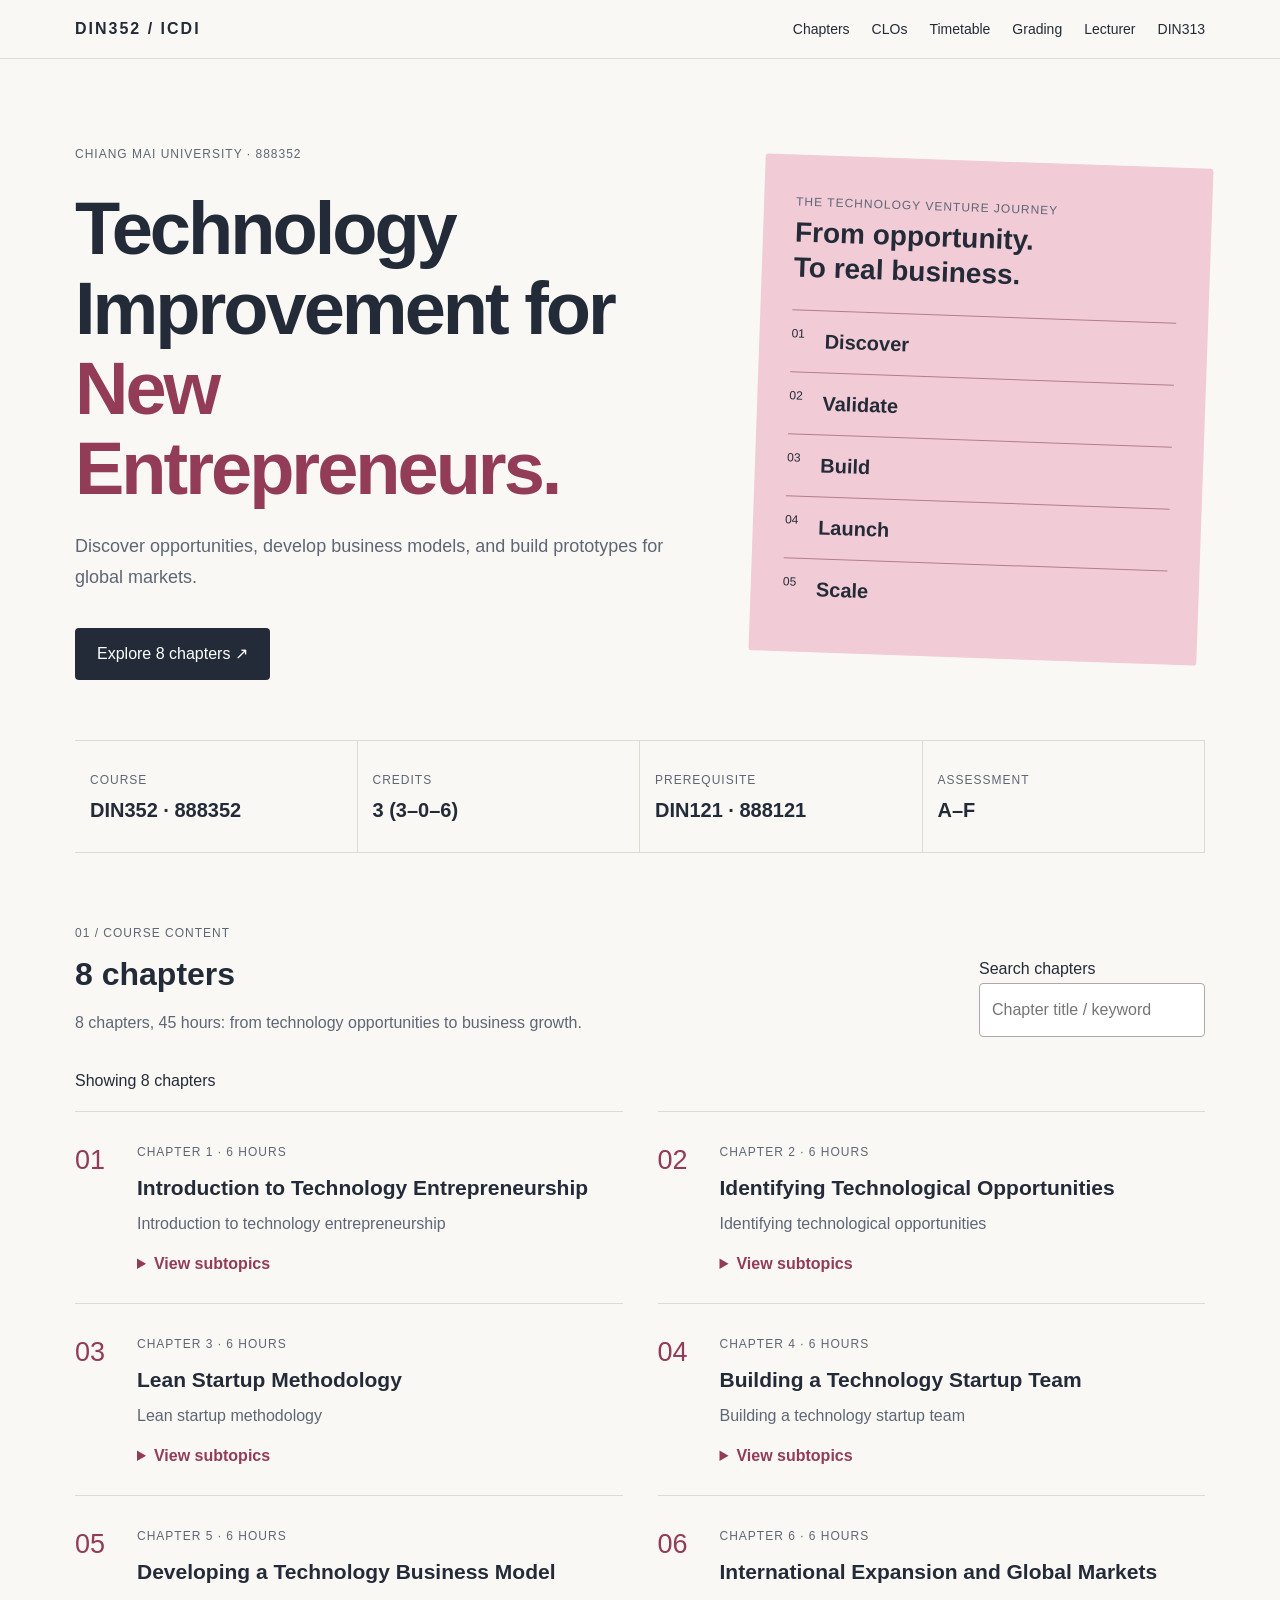
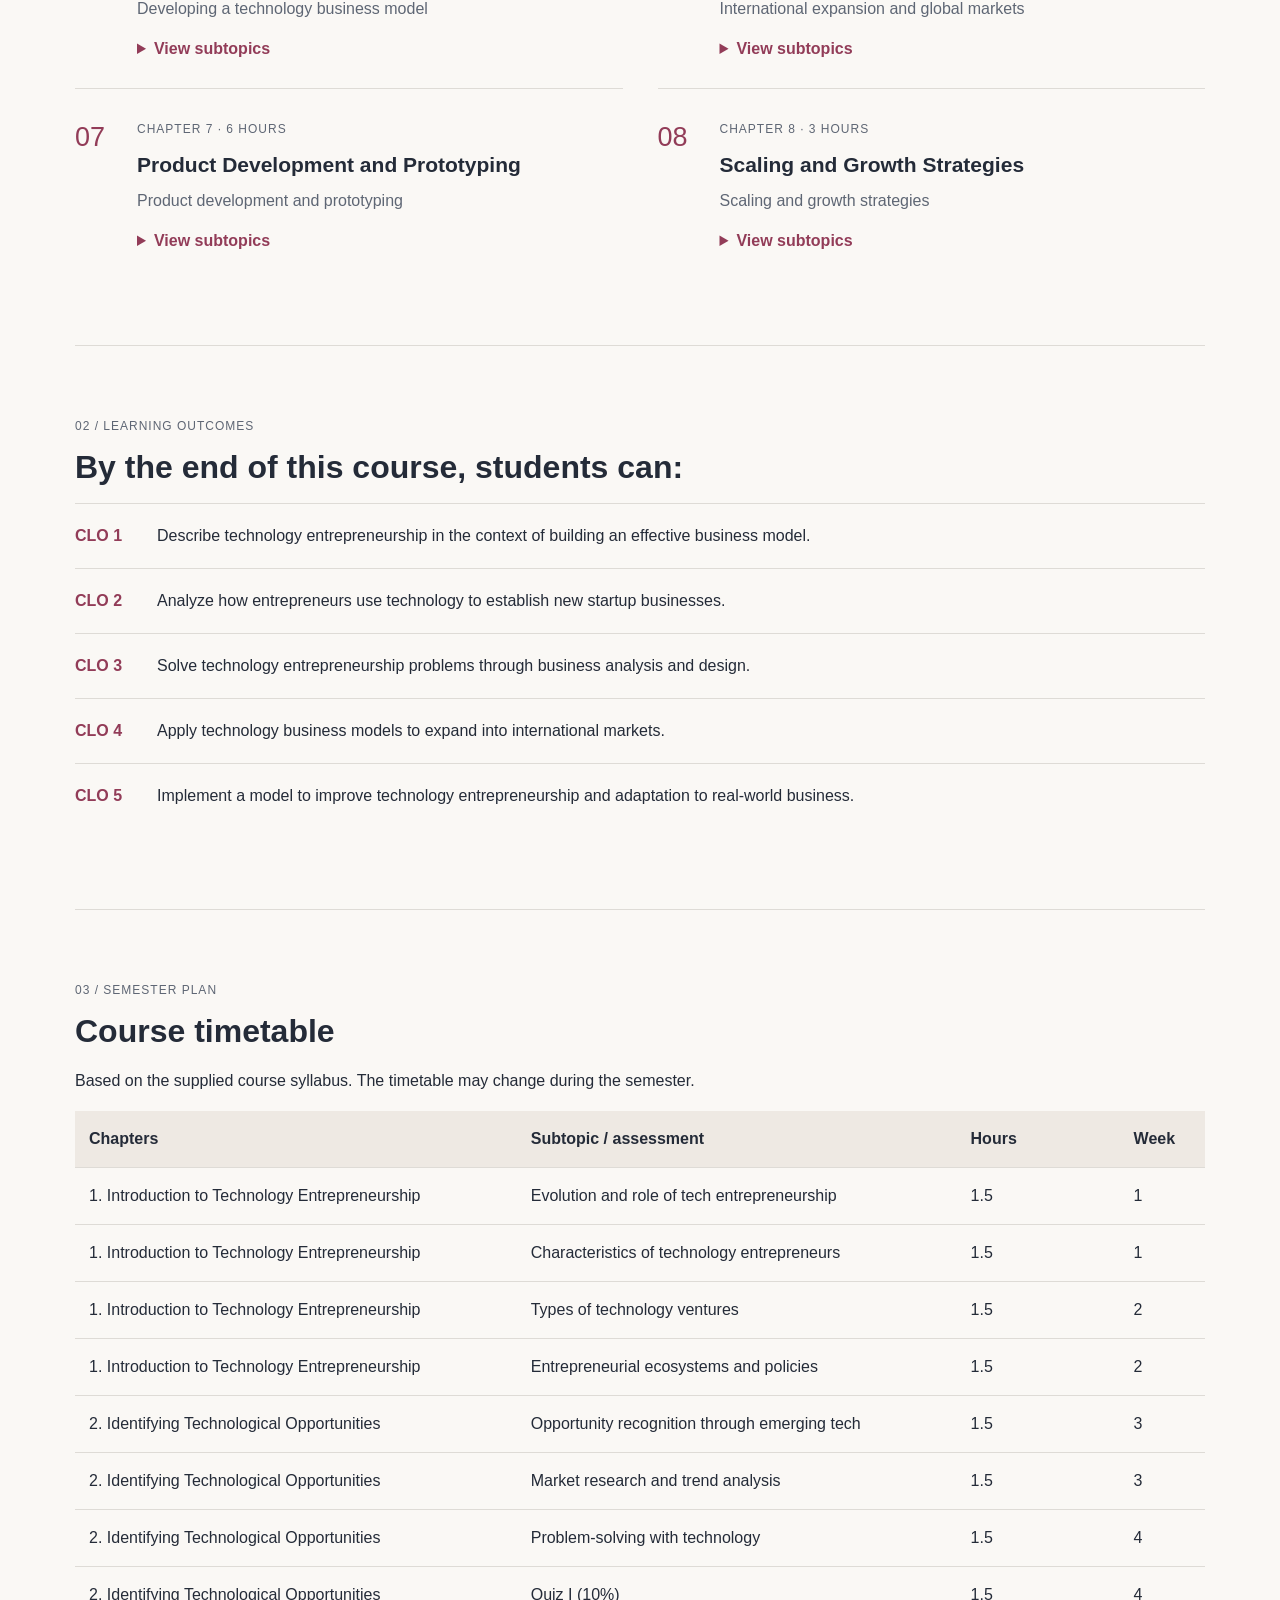
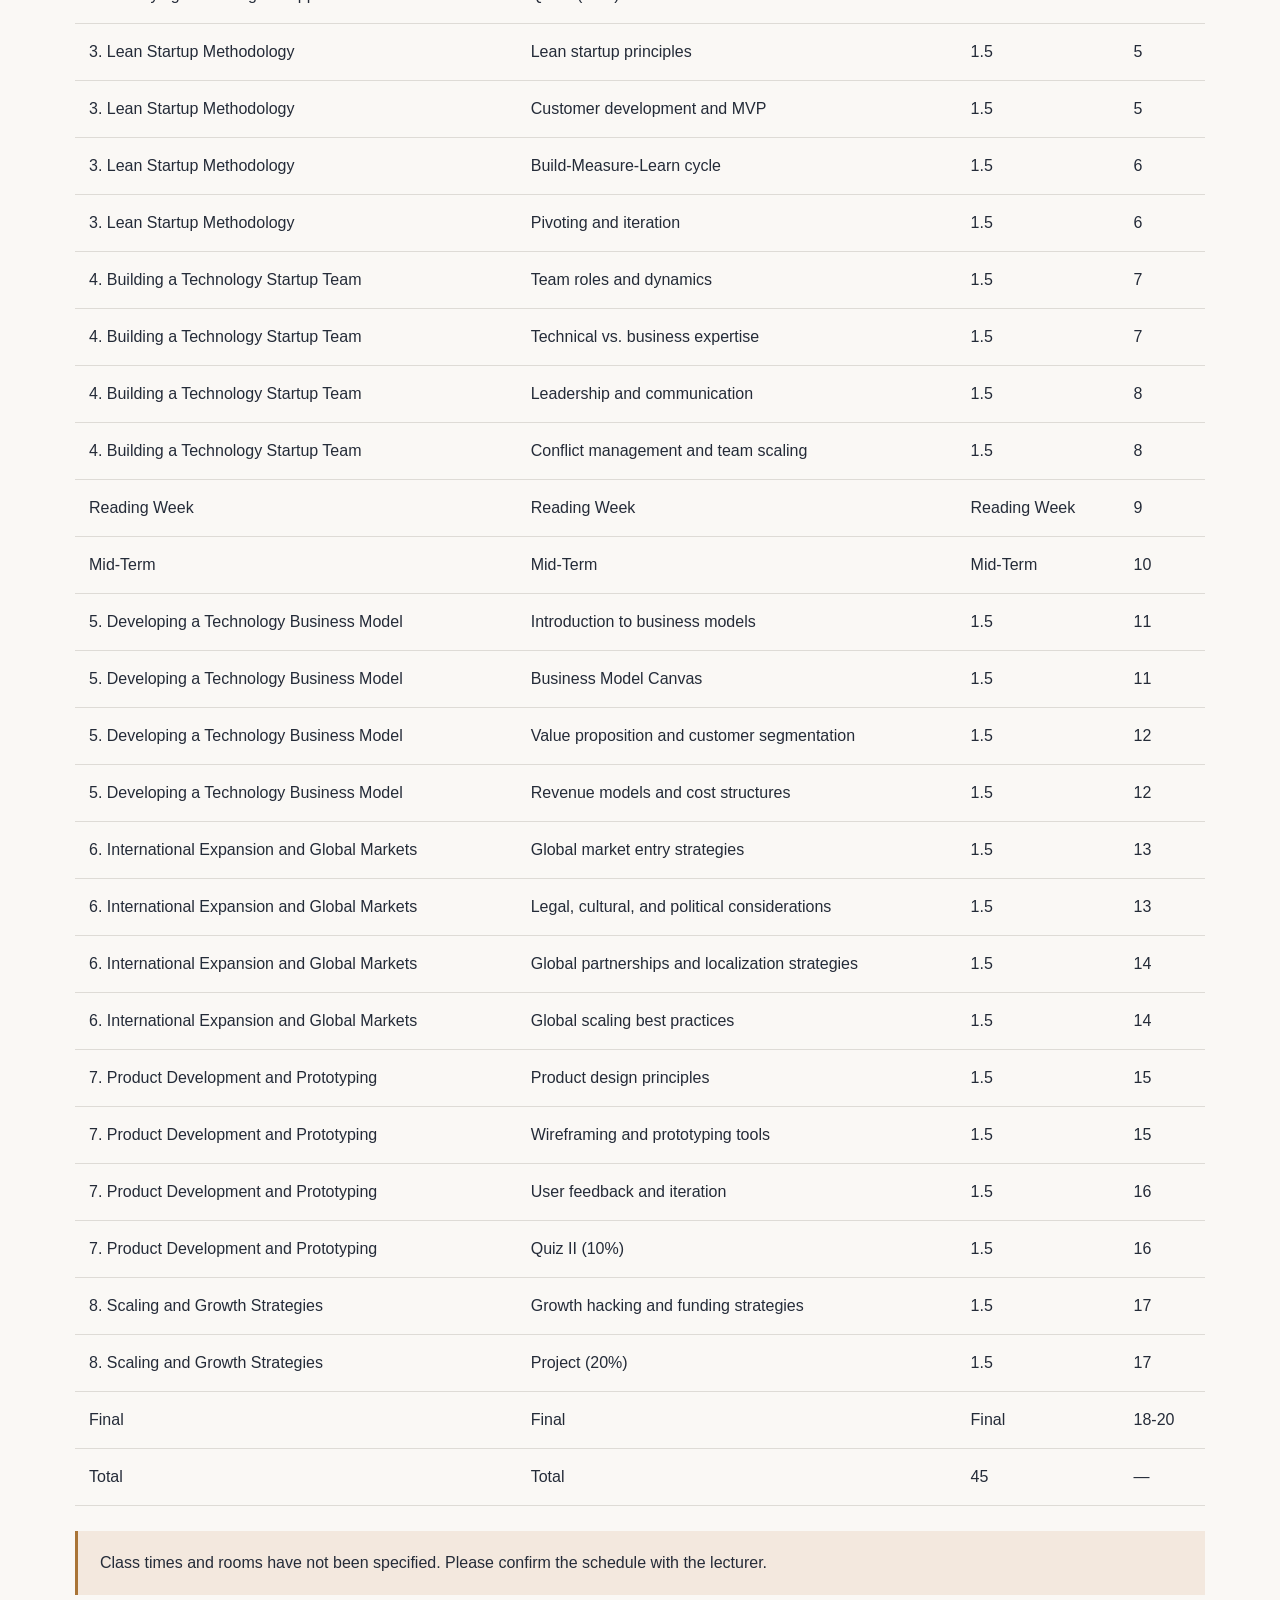
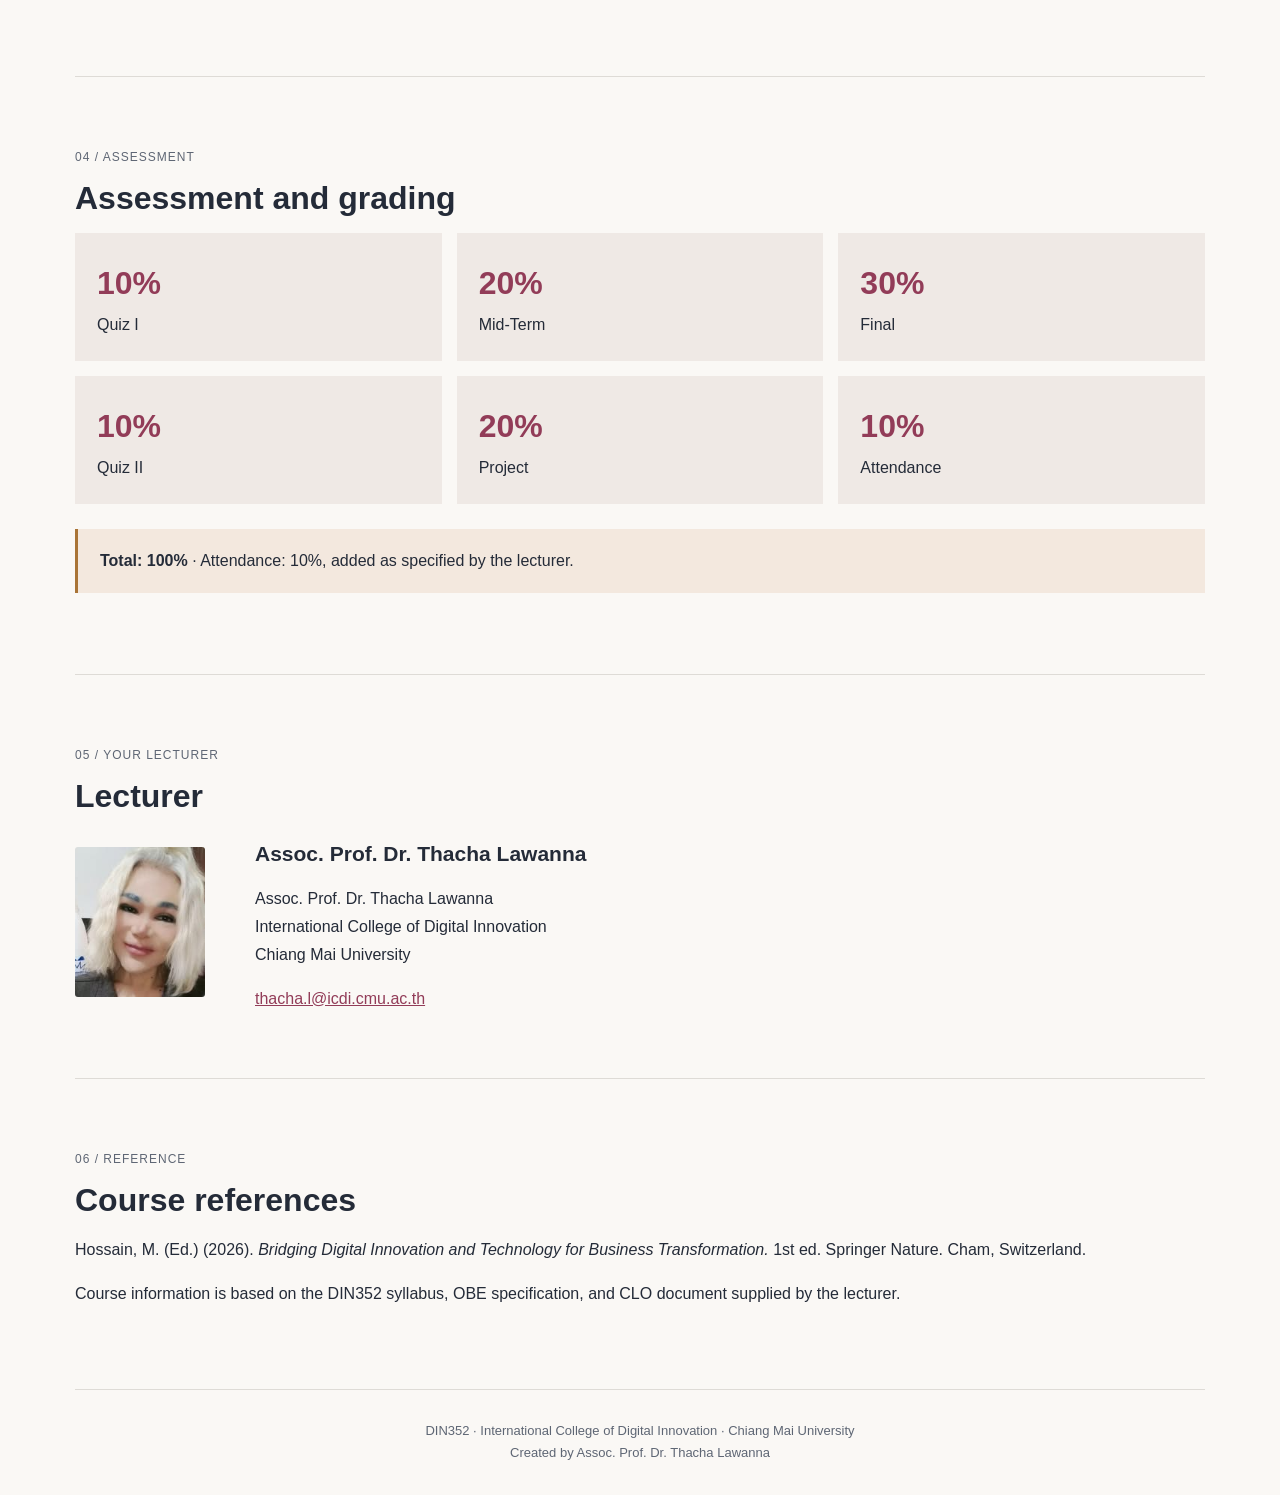
<file: din352/index.html>
<!doctype html><html lang="en"><head><meta charset="utf-8"><meta name="viewport" content="width=device-width,initial-scale=1"><meta name="description" content="DIN352 Technology Improvement for New Entrepreneurs — ICDI, Chiang Mai University"><title>DIN352 · Technology Improvement for New Entrepreneurs</title><style>
:root{--ink:#242b38;--muted:#5e6674;--paper:#faf8f5;--pink:#f1cbd5;--accent:#923c58;--line:#dedbd6}*{box-sizing:border-box}html{scroll-behavior:smooth;scroll-padding-top:90px}body{margin:0;background:var(--paper);color:var(--ink);font:16px/1.75 Arial,Tahoma,sans-serif}a{color:var(--accent)}nav{position:sticky;top:0;z-index:5;background:#faf8f5f5;border-bottom:1px solid var(--line)}.nav-inner{max-width:1180px;margin:auto;padding:15px 25px;display:flex;justify-content:space-between;align-items:center;gap:18px}.brand{color:var(--ink);font-weight:800;text-decoration:none;letter-spacing:2px}.links{display:flex;gap:22px;flex-wrap:wrap}.links a{color:var(--ink);text-decoration:none;font-size:14px}main{max-width:1180px;margin:auto;padding:0 25px}header{display:grid;grid-template-columns:1.4fr 1fr;gap:55px;padding:80px 0 60px;align-items:center}.eyebrow,small{font-size:12px;letter-spacing:1px;color:var(--muted)}h1{font-size:clamp(40px,5.8vw,74px);line-height:1.08;letter-spacing:-3px;margin:22px 0}h1 em{font-style:normal;color:var(--accent)}.lead{font-size:18px;max-width:600px;color:var(--muted)}.button{display:inline-block;background:var(--ink);color:white;padding:12px 22px;border-radius:4px;text-decoration:none;margin-top:16px}.diagram{background:var(--pink);padding:32px;border-radius:3px;transform:rotate(2deg)}.diagram h2{font-size:28px;margin:0 0 25px}.step{display:flex;gap:20px;border-top:1px solid #b37d8e;padding:13px 0}.step span{font-size:12px}.step strong{font-size:20px}.facts{display:grid;grid-template-columns:repeat(4,1fr);border-top:1px solid var(--line);border-bottom:1px solid var(--line)}.facts div{padding:24px 15px;border-right:1px solid var(--line)}.facts strong{display:block;font-size:20px}section{padding:65px 0;border-bottom:1px solid var(--line)}.section-head{display:flex;justify-content:space-between;align-items:end;gap:20px;margin-bottom:30px}h2{font-size:32px;line-height:1.25;margin:8px 0 15px}h3{font-size:21px;line-height:1.4;margin:8px 0}.section-head p{margin:0;color:var(--muted)}input{font:inherit;padding:12px;border:1px solid #aaa;border-radius:4px;width:min(100%,340px);background:white}.chapters{display:grid;grid-template-columns:1fr 1fr;gap:0 35px}.chapter{padding:25px 0;border-top:1px solid var(--line);display:flex;gap:20px}.chapter p{margin:5px 0 12px;color:var(--muted)}.num{font-size:27px;color:var(--accent);min-width:42px}details summary{cursor:pointer;color:var(--accent);font-weight:600}details[open]{padding-bottom:12px}details p{font-size:15px}.note{padding:18px 22px;background:#f3e8de;border-left:3px solid #a97436;margin-top:25px}.outcomes{list-style:none;padding:0;counter-reset:clo}.outcomes li{counter-increment:clo;padding:18px 0;border-top:1px solid var(--line);display:flex;gap:20px}.outcomes li:before{content:'CLO ' counter(clo);color:var(--accent);font-weight:bold;min-width:62px}.table-wrap{overflow-x:auto}table{width:100%;border-collapse:collapse;text-align:left}th,td{padding:14px;border-bottom:1px solid var(--line);vertical-align:top}th{background:#eee9e3}.grades{display:grid;grid-template-columns:repeat(3,1fr);gap:15px}.grade{background:#efe9e5;padding:22px}.grade strong{font-size:32px;display:block;color:var(--accent)}.lecturer{display:grid;grid-template-columns:150px 1fr;gap:30px;align-items:center}.lecturer img{width:130px;height:150px;object-fit:cover;border-radius:3px}footer{padding:30px 25px;text-align:center;color:var(--muted);font-size:13px}a:focus-visible,summary:focus-visible,input:focus-visible{outline:3px solid var(--accent);outline-offset:4px}[hidden]{display:none!important}@media(max-width:760px){header{grid-template-columns:1fr;padding:45px 0;gap:30px}.diagram{transform:none}h1{letter-spacing:-1.5px}.nav-inner{align-items:start;flex-direction:column;gap:5px}.links{gap:13px}.facts{grid-template-columns:1fr 1fr}.chapters{grid-template-columns:1fr}.section-head{align-items:start;flex-direction:column}.grades{grid-template-columns:1fr 1fr}.lecturer{grid-template-columns:1fr}section{padding:40px 0}}@media(prefers-reduced-motion:reduce){html{scroll-behavior:auto}}@media print{nav,.button,input{display:none}header{padding:20px 0}.diagram{transform:none}section{padding:20px 0}.chapters{display:block}.chapter{break-inside:avoid}}
</style></head><body><nav aria-label="Main navigation"><div class="nav-inner"><a class="brand" href="#home">DIN352 / ICDI</a><div class="links"><a href="#chapters">Chapters</a><a href="#outcomes">CLOs</a><a href="#schedule">Timetable</a><a href="#assessment">Grading</a><a href="#lecturer">Lecturer</a><a href="../din313-course/">DIN313</a></div></div></nav><main id="home"><header><div><span class="eyebrow">CHIANG MAI UNIVERSITY · 888352</span><h1>Technology Improvement for <em>New Entrepreneurs.</em></h1><p class="lead">Discover opportunities, develop business models, and build prototypes for global markets.</p><a class="button" href="#chapters">Explore 8 chapters ↗</a></div><aside class="diagram"><small>THE TECHNOLOGY VENTURE JOURNEY</small><h2>From opportunity.<br>To real business.</h2><div class="step"><span>01</span><strong>Discover</strong></div><div class="step"><span>02</span><strong>Validate</strong></div><div class="step"><span>03</span><strong>Build</strong></div><div class="step"><span>04</span><strong>Launch</strong></div><div class="step"><span>05</span><strong>Scale</strong></div></aside></header><div class="facts"><div><small>COURSE</small><strong>DIN352 · 888352</strong></div><div><small>CREDITS</small><strong>3 (3–0–6)</strong></div><div><small>PREREQUISITE</small><strong>DIN121 · 888121</strong></div><div><small>ASSESSMENT</small><strong>A–F</strong></div></div><section id="chapters"><div class="section-head"><div><small>01 / COURSE CONTENT</small><h2>8 chapters</h2><p>8 chapters, 45 hours: from technology opportunities to business growth.</p></div><label>Search chapters<br><input type="search" id="search" placeholder="Chapter title / keyword"></label></div><p id="count" aria-live="polite">Showing 8 chapters</p><div class="chapters"><article class="chapter" data-search="1. Introduction to Technology Entrepreneurship Introduction to technology entrepreneurshipEvolution and role of tech entrepreneurship Characteristics of technology entrepreneurs Types of technology ventures Entrepreneurial ecosystems and policies"><span class="num">01</span><div><small>CHAPTER 1 · 6 HOURS</small><h3>Introduction to Technology Entrepreneurship</h3><p>Introduction to technology entrepreneurship</p><details><summary>View subtopics</summary><ul><li>Evolution and role of tech entrepreneurship</li><li>Characteristics of technology entrepreneurs</li><li>Types of technology ventures</li><li>Entrepreneurial ecosystems and policies</li></ul></details></div></article><article class="chapter" data-search="2. Identifying Technological Opportunities Identifying technological opportunitiesOpportunity recognition through emerging tech Market research and trend analysis Problem-solving with technology Quiz I (10%)"><span class="num">02</span><div><small>CHAPTER 2 · 6 HOURS</small><h3>Identifying Technological Opportunities</h3><p>Identifying technological opportunities</p><details><summary>View subtopics</summary><ul><li>Opportunity recognition through emerging tech</li><li>Market research and trend analysis</li><li>Problem-solving with technology</li><li>Quiz I (10%)</li></ul></details></div></article><article class="chapter" data-search="3. Lean Startup Methodology Lean startup methodologyLean startup principles Customer development and MVP Build-Measure-Learn cycle Pivoting and iteration"><span class="num">03</span><div><small>CHAPTER 3 · 6 HOURS</small><h3>Lean Startup Methodology</h3><p>Lean startup methodology</p><details><summary>View subtopics</summary><ul><li>Lean startup principles</li><li>Customer development and MVP</li><li>Build-Measure-Learn cycle</li><li>Pivoting and iteration</li></ul></details></div></article><article class="chapter" data-search="4. Building a Technology Startup Team Building a technology startup teamTeam roles and dynamics Technical vs. business expertise Leadership and communication Conflict management and team scaling"><span class="num">04</span><div><small>CHAPTER 4 · 6 HOURS</small><h3>Building a Technology Startup Team</h3><p>Building a technology startup team</p><details><summary>View subtopics</summary><ul><li>Team roles and dynamics</li><li>Technical vs. business expertise</li><li>Leadership and communication</li><li>Conflict management and team scaling</li></ul></details></div></article><article class="chapter" data-search="5. Developing a Technology Business Model Developing a technology business modelIntroduction to business models Business Model Canvas Value proposition and customer segmentation Revenue models and cost structures"><span class="num">05</span><div><small>CHAPTER 5 · 6 HOURS</small><h3>Developing a Technology Business Model</h3><p>Developing a technology business model</p><details><summary>View subtopics</summary><ul><li>Introduction to business models</li><li>Business Model Canvas</li><li>Value proposition and customer segmentation</li><li>Revenue models and cost structures</li></ul></details></div></article><article class="chapter" data-search="6. International Expansion and Global Markets International expansion and global marketsGlobal market entry strategies Legal, cultural, and political considerations Global partnerships and localization strategies Global scaling best practices"><span class="num">06</span><div><small>CHAPTER 6 · 6 HOURS</small><h3>International Expansion and Global Markets</h3><p>International expansion and global markets</p><details><summary>View subtopics</summary><ul><li>Global market entry strategies</li><li>Legal, cultural, and political considerations</li><li>Global partnerships and localization strategies</li><li>Global scaling best practices</li></ul></details></div></article><article class="chapter" data-search="7. Product Development and Prototyping Product development and prototypingProduct design principles Wireframing and prototyping tools User feedback and iteration Quiz II (10%)"><span class="num">07</span><div><small>CHAPTER 7 · 6 HOURS</small><h3>Product Development and Prototyping</h3><p>Product development and prototyping</p><details><summary>View subtopics</summary><ul><li>Product design principles</li><li>Wireframing and prototyping tools</li><li>User feedback and iteration</li><li>Quiz II (10%)</li></ul></details></div></article><article class="chapter" data-search="8. Scaling and Growth Strategies Scaling and growth strategiesGrowth hacking and funding strategies Project (20%)"><span class="num">08</span><div><small>CHAPTER 8 · 3 HOURS</small><h3>Scaling and Growth Strategies</h3><p>Scaling and growth strategies</p><details><summary>View subtopics</summary><ul><li>Growth hacking and funding strategies</li><li>Project (20%)</li></ul></details></div></article></div></section><section id="outcomes"><small>02 / LEARNING OUTCOMES</small><h2>By the end of this course, students can:</h2><ol class="outcomes"><li>Describe technology entrepreneurship in the context of building an effective business model.</li><li>Analyze how entrepreneurs use technology to establish new startup businesses.</li><li>Solve technology entrepreneurship problems through business analysis and design.</li><li>Apply technology business models to expand into international markets.</li><li>Implement a model to improve technology entrepreneurship and adaptation to real-world business.</li></ol></section><section id="schedule"><small>03 / SEMESTER PLAN</small><h2>Course timetable</h2><p>Based on the supplied course syllabus. The timetable may change during the semester.</p><div class="table-wrap"><table><thead><tr><th>Chapters</th><th>Subtopic / assessment</th><th>Hours</th><th>Week</th></tr></thead><tbody><tr><td>1. Introduction to Technology Entrepreneurship</td><td>Evolution and role of tech entrepreneurship</td><td>1.5</td><td>1</td></tr><tr><td>1. Introduction to Technology Entrepreneurship</td><td>Characteristics of technology entrepreneurs</td><td>1.5</td><td>1</td></tr><tr><td>1. Introduction to Technology Entrepreneurship</td><td>Types of technology ventures</td><td>1.5</td><td>2</td></tr><tr><td>1. Introduction to Technology Entrepreneurship</td><td>Entrepreneurial ecosystems and policies</td><td>1.5</td><td>2</td></tr><tr><td>2. Identifying Technological Opportunities</td><td>Opportunity recognition through emerging tech</td><td>1.5</td><td>3</td></tr><tr><td>2. Identifying Technological Opportunities</td><td>Market research and trend analysis</td><td>1.5</td><td>3</td></tr><tr><td>2. Identifying Technological Opportunities</td><td>Problem-solving with technology</td><td>1.5</td><td>4</td></tr><tr><td>2. Identifying Technological Opportunities</td><td>Quiz I (10%)</td><td>1.5</td><td>4</td></tr><tr><td>3. Lean Startup Methodology</td><td>Lean startup principles</td><td>1.5</td><td>5</td></tr><tr><td>3. Lean Startup Methodology</td><td>Customer development and MVP</td><td>1.5</td><td>5</td></tr><tr><td>3. Lean Startup Methodology</td><td>Build-Measure-Learn cycle</td><td>1.5</td><td>6</td></tr><tr><td>3. Lean Startup Methodology</td><td>Pivoting and iteration</td><td>1.5</td><td>6</td></tr><tr><td>4. Building a Technology Startup Team</td><td>Team roles and dynamics</td><td>1.5</td><td>7</td></tr><tr><td>4. Building a Technology Startup Team</td><td>Technical vs. business expertise</td><td>1.5</td><td>7</td></tr><tr><td>4. Building a Technology Startup Team</td><td>Leadership and communication</td><td>1.5</td><td>8</td></tr><tr><td>4. Building a Technology Startup Team</td><td>Conflict management and team scaling</td><td>1.5</td><td>8</td></tr><tr><td>Reading Week</td><td>Reading Week</td><td>Reading Week</td><td>9</td></tr><tr><td>Mid-Term</td><td>Mid-Term</td><td>Mid-Term</td><td>10</td></tr><tr><td>5. Developing a Technology Business Model</td><td>Introduction to business models</td><td>1.5</td><td>11</td></tr><tr><td>5. Developing a Technology Business Model</td><td>Business Model Canvas</td><td>1.5</td><td>11</td></tr><tr><td>5. Developing a Technology Business Model</td><td>Value proposition and customer segmentation</td><td>1.5</td><td>12</td></tr><tr><td>5. Developing a Technology Business Model</td><td>Revenue models and cost structures</td><td>1.5</td><td>12</td></tr><tr><td>6. International Expansion and Global Markets</td><td>Global market entry strategies</td><td>1.5</td><td>13</td></tr><tr><td>6. International Expansion and Global Markets</td><td>Legal, cultural, and political considerations</td><td>1.5</td><td>13</td></tr><tr><td>6. International Expansion and Global Markets</td><td>Global partnerships and localization strategies</td><td>1.5</td><td>14</td></tr><tr><td>6. International Expansion and Global Markets</td><td>Global scaling best practices</td><td>1.5</td><td>14</td></tr><tr><td>7. Product Development and Prototyping</td><td>Product design principles</td><td>1.5</td><td>15</td></tr><tr><td>7. Product Development and Prototyping</td><td>Wireframing and prototyping tools</td><td>1.5</td><td>15</td></tr><tr><td>7. Product Development and Prototyping</td><td>User feedback and iteration</td><td>1.5</td><td>16</td></tr><tr><td>7. Product Development and Prototyping</td><td>Quiz II (10%)</td><td>1.5</td><td>16</td></tr><tr><td>8. Scaling and Growth Strategies</td><td>Growth hacking and funding strategies</td><td>1.5</td><td>17</td></tr><tr><td>8. Scaling and Growth Strategies</td><td>Project (20%)</td><td>1.5</td><td>17</td></tr><tr><td>Final</td><td>Final</td><td>Final</td><td>18-20</td></tr><tr><td>Total</td><td>Total</td><td>45</td><td>—</td></tr></tbody></table></div><p class="note">Class times and rooms have not been specified. Please confirm the schedule with the lecturer.</p></section><section id="assessment"><small>04 / ASSESSMENT</small><h2>Assessment and grading</h2><div class="grades"><div class="grade"><strong>10%</strong>Quiz I</div><div class="grade"><strong>20%</strong>Mid-Term</div><div class="grade"><strong>30%</strong>Final</div><div class="grade"><strong>10%</strong>Quiz II</div><div class="grade"><strong>20%</strong>Project</div><div class="grade"><strong>10%</strong>Attendance</div></div><p class="note"><strong>Total: 100%</strong> · Attendance: 10%, added as specified by the lecturer.</p></section><section id="lecturer"><small>05 / YOUR LECTURER</small><h2>Lecturer</h2><div class="lecturer"><img src="../profile.jpg" alt="Assoc. Prof. Dr. Thacha Lawanna"><div><h3>Assoc. Prof. Dr. Thacha Lawanna</h3><p>Assoc. Prof. Dr. Thacha Lawanna<br>International College of Digital Innovation<br>Chiang Mai University</p><a href="mailto:thacha.l@icdi.cmu.ac.th">thacha.l@icdi.cmu.ac.th</a></div></div></section><section><small>06 / REFERENCE</small><h2>Course references</h2><p>Hossain, M. (Ed.) (2026). <em>Bridging Digital Innovation and Technology for Business Transformation.</em> 1st ed. Springer Nature. Cham, Switzerland.</p><p>Course information is based on the DIN352 syllabus, OBE specification, and CLO document supplied by the lecturer.</p></section></main><footer>DIN352 · International College of Digital Innovation · Chiang Mai University<br>Created by Assoc. Prof. Dr. Thacha Lawanna</footer><script>const search=document.getElementById('search');search.addEventListener('input',()=>{let n=0;const q=search.value.trim().toLocaleLowerCase();document.querySelectorAll('.chapter').forEach(c=>{c.hidden=!c.dataset.search.toLocaleLowerCase().includes(q);if(!c.hidden)n++});document.getElementById('count').textContent=n?'Showing '+n+' chapters':'No matching chapters found'});</script></body></html>
</file>
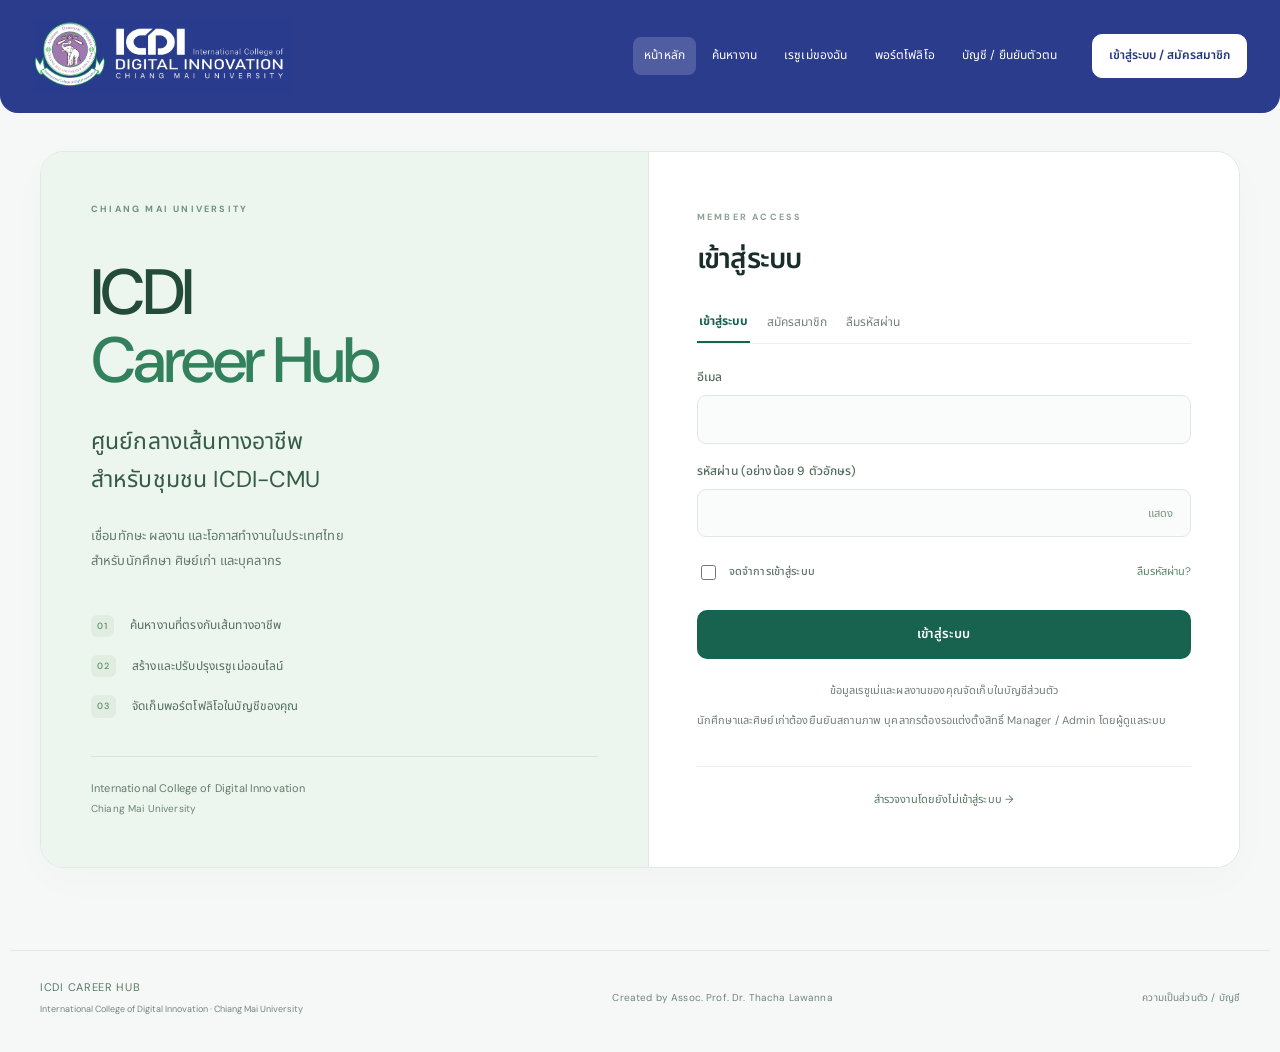
<file: icdi-career/index.html>
<!doctype html>
<html lang="th"><head><meta charset="utf-8"><meta name="viewport" content="width=device-width,initial-scale=1"><meta name="description" content="ICDI Career Hub — ค้นหางานในไทย สร้างเรซูเม่ และจัดเก็บพอร์ตโฟลิโอ สำหรับนักศึกษาและศิษย์เก่า ICDI-CMU"><meta name="referrer" content="strict-origin-when-cross-origin"><title>ICDI Career Hub | Your next chapter</title><link rel="stylesheet" href="style.css?v=20261026-career-skills"><script src="config.js" defer></script><script src="app.js?v=20261026-account-isolation" defer></script></head>
<body><a class="skip" href="#main">ข้ามไปเนื้อหา</a><header><a class="brand institutionBrand" href="#welcome" aria-label="ICDI Career Hub — หน้าหลัก"><img src="[data-uri]" width="259" height="72" alt="ICDI International College of Digital Innovation, Chiang Mai University" style="display:block;width:259px;max-width:100%;height:auto"></a><nav aria-label="เมนูหลัก"><a href="#welcome">หน้าหลัก</a><a href="#jobs">ค้นหางาน</a><a href="#resume">เรซูเม่ของฉัน</a><a href="#portfolio">พอร์ตโฟลิโอ</a><a href="#account">บัญชี / ยืนยันตัวตน</a><a href="#manage" id="manageLink" hidden>จัดการระบบ</a></nav><button id="authButton" class="button dark">เข้าสู่ระบบ / สมัครสมาชิก</button></header>
<main id="main"><section id="welcome" class="view welcomeView"><div class="welcomeLayout"><div class="welcomeIdentity"><div class="eyebrow">CHIANG MAI UNIVERSITY</div><h1>ICDI<br><span>Career Hub</span></h1><p class="welcomeThai">ศูนย์กลางเส้นทางอาชีพ<br>สำหรับชุมชน ICDI-CMU</p><p class="welcomeIntro">เชื่อมทักษะ ผลงาน และโอกาสทำงานในประเทศไทย<br>สำหรับนักศึกษา ศิษย์เก่า และบุคลากร</p><div class="welcomeFeatures"><div><b>01</b><span>ค้นหางานที่ตรงกับเส้นทางอาชีพ</span></div><div><b>02</b><span>สร้างและปรับปรุงเรซูเม่ออนไลน์</span></div><div><b>03</b><span>จัดเก็บพอร์ตโฟลิโอในบัญชีของคุณ</span></div></div><div class="welcomeInstitution">International College of Digital Innovation<small>Chiang Mai University</small></div></div><div class="welcomeAccess"><div id="authDialog" class="welcomeForm"><div class="eyebrow">MEMBER ACCESS</div><h2 id="authTitle">เข้าสู่ระบบ</h2><div id="configNotice"></div><div class="tabs"><button data-auth="login" class="active">เข้าสู่ระบบ</button><button data-auth="signup">สมัครสมาชิก</button><button data-auth="reset">ลืมรหัสผ่าน</button></div><form id="authForm"><div id="signupFields" hidden><label>ชื่อ–นามสกุล<input name="name" maxlength="150"></label><label>ประเภทสมาชิก<select name="member_type"><option value="student">นักศึกษา ICDI-CMU</option><option value="alumni">ศิษย์เก่า ICDI-CMU</option><option value="staff">บุคลากร ICDI (รอแต่งตั้งสิทธิ์)</option></select></label></div><label>อีเมล<input name="email" type="email" autocomplete="email" required></label><label id="passwordLabel">รหัสผ่าน (อย่างน้อย 9 ตัวอักษร)<span class="passwordWrap"><input id="loginPassword" name="password" type="password" autocomplete="current-password" minlength="9"><button type="button" id="togglePassword" aria-label="แสดงรหัสผ่าน">แสดง</button></span></label><div id="rememberRow" class="loginOptions"><label class="check"><input name="remember" type="checkbox"> จดจำการเข้าสู่ระบบ</label><button type="button" class="forgotLink" data-auth="reset">ลืมรหัสผ่าน?</button></div><label id="consentLabel" class="check" hidden><input name="consent" type="checkbox"> ยินยอมให้จัดเก็บข้อมูลบัญชี เรซูเม่ และหลักฐานเพื่อให้บริการและตรวจสอบสมาชิก</label><button id="authSubmit" class="button dark">เข้าสู่ระบบ</button><p id="authMessage" role="status"></p></form><p class="loginPrivacy">ข้อมูลเรซูเม่และผลงานของคุณจัดเก็บในบัญชีส่วนตัว</p><p class="hint">นักศึกษาและศิษย์เก่าต้องยืนยันสถานภาพ บุคลากรต้องรอแต่งตั้งสิทธิ์ Manager / Admin โดยผู้ดูแลระบบ</p></div><a class="browseGuest" href="#jobs">สำรวจงานโดยยังไม่เข้าสู่ระบบ →</a></div></div></section><section id="jobs" class="view" hidden><div class="hero"><div><div class="eyebrow">FOR ICDI STUDENTS & ALUMNI · THAILAND</div><h1>Find Your Career</h1><p>เริ่มเส้นทางอาชีพที่ใช่สำหรับคุณ<br>ค้นหางานในไทย สร้างเรซูเม่ และรวบรวมผลงานในที่เดียว</p><div class="heroActions"><a class="button lime" href="#resume">สร้างเรซูเม่ของฉัน ↗</a><a class="textlink" href="#portfolio">จัดเก็บผลงาน →</a></div><div class="heroFoot">ICDI-CMU <span>From digital skills to real opportunities.</span></div><div class="careerSkillsBox"><h2>ตำแหน่งงานที่สนใจ</h2><form id="careerSkillsForm"><label for="careerSkillsInput">กรอกตำแหน่งงานภาษาไทยหรืออังกฤษ</label><input id="careerSkillsInput" list="careerSkillsOptions" placeholder="เช่น Data Analyst หรือ Web Developer" required maxlength="150"><datalist id="careerSkillsOptions"></datalist><div style="display:flex;gap:10px;flex-wrap:wrap"><button class="button lime" type="submit">ดู Skill &amp; คุณสมบัติ →</button><button id="clearCareerSkills" class="button" type="button" style="background:#fff;color:#291342;border-color:#d7c2e8">Clear</button></div></form><div id="careerSkillsResult" role="status" aria-live="polite"></div></div></div><aside class="pathCard"><div class="cardTop">YOUR CAREER TOOLKIT <span>01—03</span></div><a class="pathRow pathAction" href="#resume" data-career-tool="resume" aria-label="สร้างและแก้ไขเรซูเม่"><span>01</span><div><h3>Build your story</h3><p>เรซูเม่ออนไลน์ บันทึกและแก้ไขได้</p><small class="pathCTA">สร้างและแก้ไขเรซูเม่ →</small></div><span class="pathArrow" aria-hidden="true">↗</span></a><a class="pathRow pathAction" href="#portfolio" data-career-tool="portfolio" aria-label="อัปโหลดและจัดการผลงาน"><span>02</span><div><h3>Show your work</h3><p>อัปโหลดผลงานและเชื่อมพอร์ตโฟลิโอ</p><small class="pathCTA">อัปโหลดและจัดการผลงาน →</small></div><span class="pathArrow" aria-hidden="true">↗</span></a><a class="pathRow pathAction" href="#jobs" data-career-tool="jobs" aria-label="ค้นหางานที่เหมาะกับคุณ"><span>03</span><div><h3>Find your fit</h3><p>สำรวจโอกาสจากบริษัทในประเทศไทย</p><small class="pathCTA">ค้นหางานที่เหมาะกับคุณ →</small></div><span class="pathArrow" aria-hidden="true">↗</span></a><div class="pathBottom"><span class="dot"></span> Students + Alumni <b>30 career paths</b></div></aside></div>
<div class="sectionTitle"><div><div class="eyebrow">EXPLORE OPPORTUNITIES</div><h2>งานในไทยสำหรับก้าวต่อไปของคุณ</h2></div><span class="pill">Thailand only</span></div><form id="searchForm" class="searchBar"><label>ค้นหาตำแหน่ง / บริษัท<input id="query" placeholder="เช่น Data Analyst, Marketing, UX/UI"></label><label>เส้นทางอาชีพ<select id="roleFilter"><option value="">ทุกตำแหน่ง (30 กลุ่ม)</option></select></label><label>จังหวัด / เมือง<input id="cityFilter" placeholder="เช่น Bangkok, Chiang Mai"></label><div class="searchActions" style="display:flex;gap:8px;align-items:center;flex-wrap:wrap"><button class="button dark">ค้นหางาน ↗</button><button id="clearSearch" type="button" class="button outline">Clear</button></div></form><div id="categoryChips" class="chips"></div><div class="toolbar"><div><strong id="jobCount">กำลังโหลดประกาศ…</strong><small id="jobUpdated"></small></div><div class="inline"><label>ช่วงเวลา<select id="ageFilter"><option value="7">7 วันล่าสุด</option><option value="30" selected>30 วันล่าสุด</option><option value="60">60 วันล่าสุด</option><option value="90">90 วันล่าสุด</option></select></label><label><input type="checkbox" id="entryOnly"> เริ่มต้น / บัณฑิตใหม่</label><label><input type="checkbox" id="savedOnly"> งานที่บันทึก</label><label><input type="checkbox" id="includeIntern"> รวมฝึกงาน</label><label><input type="checkbox" id="includeSenior"> รวมระดับอาวุโส</label><button id="refreshJobs" class="button outline small">อัปเดตจากบริษัท</button></div></div><p class="hint">ดึงจากประกาศสาธารณะของบริษัทผ่าน SmartRecruiters / Greenhouse · ตำแหน่งที่ไม่ได้ระบุระดับประสบการณ์ต้องตรวจคุณสมบัติที่ต้นทาง · การจัดกลุ่มใช้คำสำคัญ · ซ่อนงานปิดรับ งานไม่ทราบวันที่ และข้อมูลที่ไม่ได้ตรวจเกิน 48 ชั่วโมง · Greenhouse ใช้วันที่แก้ไข ไม่ใช่วันประกาศครั้งแรก</p><div id="jobsGrid" class="jobsGrid" aria-live="polite"></div><button id="moreJobs" class="button outline" hidden>แสดงงานเพิ่มเติม</button><details class="sourceDetails"><summary>สถานะแหล่งข้อมูล</summary><div id="sourceStatus"></div></details>
<section class="externalSection"><div class="eyebrow">EXPAND YOUR SEARCH</div><h2>ค้นหาบนเว็บหางานอื่น</h2><p>ลิงก์ด้านล่างเปิดหน้าผลการค้นหาของเว็บไซต์ต้นทาง โดยใช้คำค้นและตำแหน่งที่คุณเลือก ไม่ใช่ประกาศที่ดึงมาแสดงในระบบนี้</p><div id="externalLinks" class="chips"></div></section></section>
<section id="resume" class="view" hidden><div class="sectionTitle"><div><div class="eyebrow">YOUR PROFESSIONAL STORY</div><h1>เรซูเม่ของฉัน</h1><p>กรอกเป็นภาษาอังกฤษหรือภาษาไทย แล้วดูตัวอย่างก่อนบันทึก</p></div><button id="printResume" class="button outline">พิมพ์ / บันทึก PDF</button></div><div id="resumeGate"></div><div class="editorGrid"><form id="resumeForm" class="panel"><h2>ข้อมูลส่วนตัว</h2><div class="resumePhotoEditor"><div id="resumePhotoThumb" class="resumePhotoThumb" aria-label="ตัวอย่างรูปโปรไฟล์"><span>YOUR<br>PHOTO</span></div><div class="resumePhotoControls"><label for="resumePhoto">Upload your picture</label><input id="resumePhoto" type="file" accept="image/jpeg,image/png"><p class="hint">JPG หรือ PNG ขนาดไม่เกิน 5 MB · รูปจะแสดงในเรซูเม่และ PDF</p><div class="inline"><button id="removeResumePhoto" class="button outline small" type="button" hidden>ลบรูป</button><small id="photoSaveHint">กดบันทึกเรซูเม่เพื่อเก็บรูปไว้กับบัญชี</small></div></div></div><div class="two"><label>ชื่อ–นามสกุล<input name="full_name" required maxlength="150"></label><label>ตำแหน่งที่สนใจ<input name="headline" maxlength="150" placeholder="Junior Data Analyst"></label><label>อีเมลติดต่อ<input name="contact_email" type="email" maxlength="200"></label><label>โทรศัพท์<input name="phone" maxlength="40"></label><label>จังหวัด / เมือง<input name="location" maxlength="100"></label><label>เว็บไซต์ / LinkedIn<input name="website" type="url" placeholder="https://…" maxlength="500"></label></div><label>แนะนำตัว / Professional summary<textarea name="summary" rows="4" maxlength="2500"></textarea></label><label>การศึกษา<textarea name="education" rows="4" placeholder="ปริญญา / สาขา / สถาบัน / ปี / GPA (ถ้าต้องการ)" maxlength="4000"></textarea></label><label>ประสบการณ์ / ฝึกงาน<textarea name="experience" rows="5" placeholder="องค์กร · ตำแหน่ง · ช่วงเวลา · ผลงานที่วัดได้" maxlength="8000"></textarea></label><label>โครงการและผลงาน<textarea name="projects" rows="4" maxlength="6000"></textarea></label><label>ทักษะ (คั่นด้วยเครื่องหมาย ,)<textarea name="skills" rows="2" placeholder="SQL, Power BI, Business Analysis, English" maxlength="2000"></textarea></label><label>ภาษาและประกาศนียบัตร<textarea name="credentials" rows="3" maxlength="4000"></textarea></label><div class="inline"><button id="saveResume" class="button dark">บันทึกเรซูเม่</button><span id="resumeStatus" role="status"></span></div></form><article id="resumePreview" class="resumePaper" aria-label="ตัวอย่างเรซูเม่"></article></div></section>
<section id="portfolio" class="view" hidden><div class="sectionTitle"><div><div class="eyebrow">MAKE YOUR WORK VISIBLE</div><h1>พอร์ตโฟลิโอของฉัน</h1><p>เก็บไฟล์และลิงก์ผลงานไว้ในบัญชีส่วนตัว</p></div></div><div id="portfolioGate"></div><form id="portfolioForm" class="panel"><div class="two"><label>ชื่อผลงาน<input name="title" required maxlength="150"></label><label>ลิงก์ผลงาน (ถ้ามี)<input name="url" type="url" placeholder="https://github.com/…" maxlength="1000"></label></div><label>รายละเอียด<textarea name="description" maxlength="3000" rows="3"></textarea></label><label>ไฟล์ผลงาน PDF / PNG / JPG (สูงสุด 10 MB)<input name="file" type="file" accept="application/pdf,image/png,image/jpeg"></label><p class="hint">ไฟล์เป็นส่วนตัว เปิดดูด้วยลิงก์ชั่วคราวหลังเข้าสู่ระบบ คุณเลือกแนบลิงก์ผลงานสาธารณะลงในเรซูเม่ได้เอง</p><button class="button dark">เพิ่มผลงาน</button></form><div id="portfolioList" class="jobsGrid"></div></section>
<section id="account" class="view" hidden><div class="sectionTitle"><div><div class="eyebrow">A COMMUNITY YOU BELONG TO</div><h1>บัญชีและการยืนยันสมาชิก</h1></div></div><div id="accountBody"></div></section>
<section id="manage" class="view" hidden><div class="sectionTitle"><div><div class="eyebrow">CAREER HUB MANAGEMENT</div><h1>จัดการระบบ</h1></div></div><div id="manageBody"></div></section></main>
<footer><div class="brand">ICDI CAREER HUB<small>International College of Digital Innovation · Chiang Mai University</small></div><p>Created by Assoc. Prof. Dr. Thacha Lawanna</p><a href="#account">ความเป็นส่วนตัว / บัญชี</a></footer><div id="toast" class="toast" role="status" hidden></div>

<dialog id="jobDialog"><button class="close" data-close aria-label="ปิด">×</button><div id="jobDetail"></div></dialog>
</body></html>
</file>
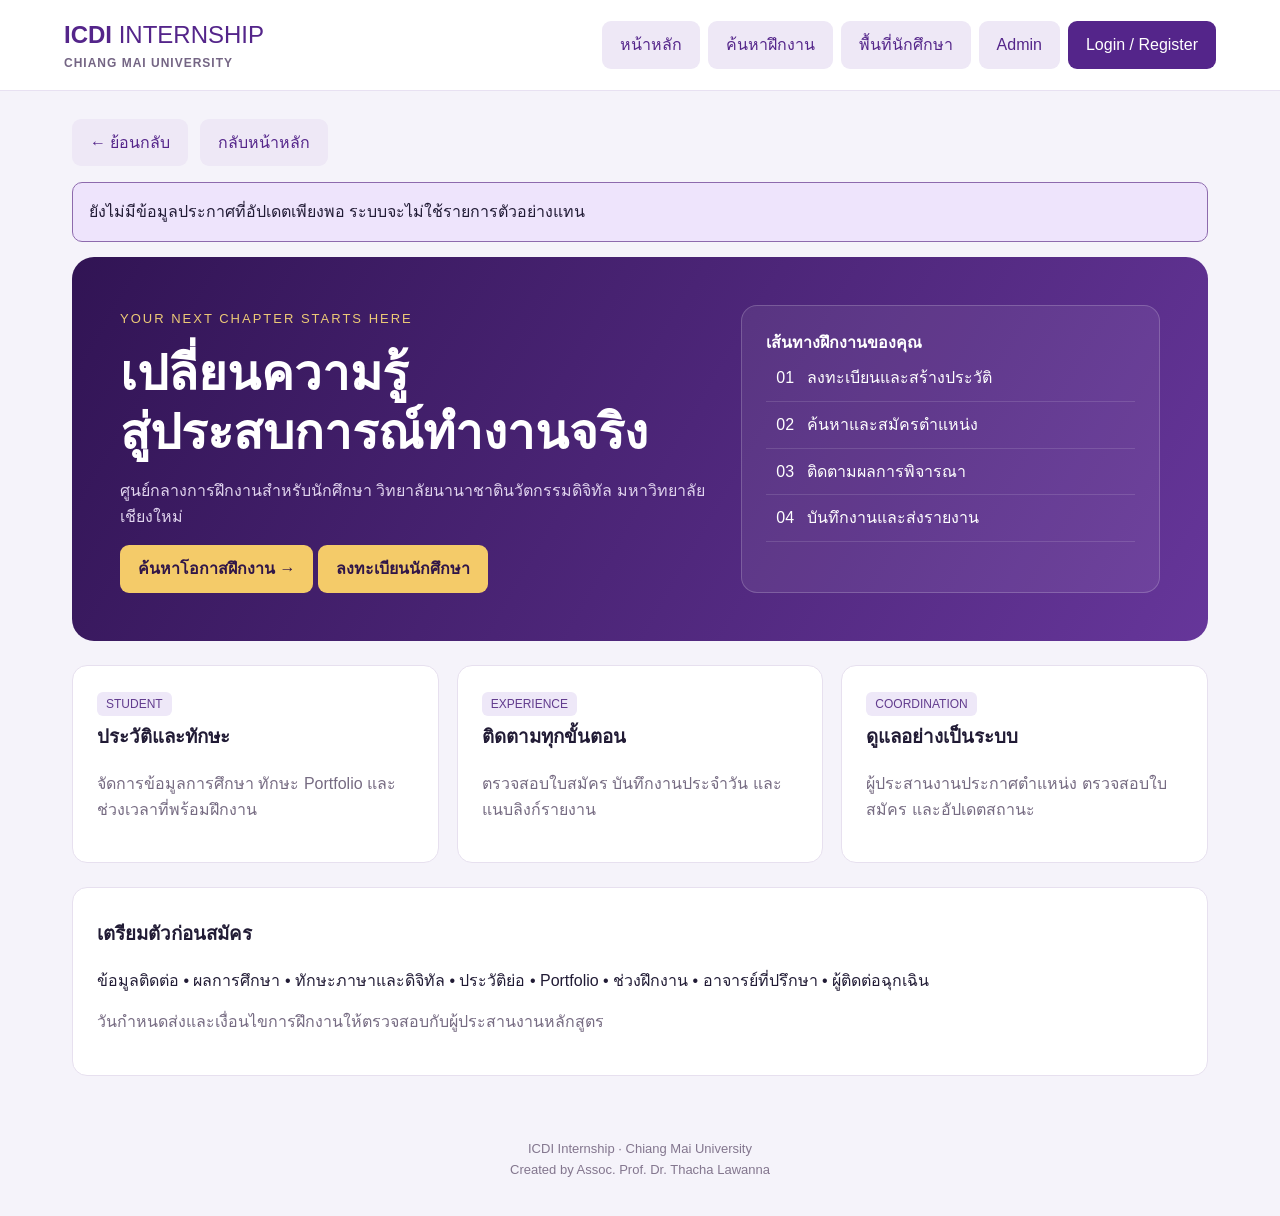
<file: icdi-internship/index.html>
<!doctype html>
<html lang="th"><head><meta charset="utf-8"><meta name="viewport" content="width=device-width,initial-scale=1"><title>ICDI Internship | CMU</title>
<style>
:root{--purple:#54258a;--ink:#211b35}*{box-sizing:border-box}body{margin:0;background:#f5f3fa;color:var(--ink);font:16px/1.6 Arial,sans-serif}header{background:white;border-bottom:1px solid #e8e1f2;padding:16px 5%;display:flex;align-items:center;justify-content:space-between;gap:15px;flex-wrap:wrap}.brand{font-weight:900;font-size:24px;color:var(--purple)}.brand small{display:block;font-size:12px;color:#746584;letter-spacing:1px}nav{display:flex;gap:8px;flex-wrap:wrap}button,.button{background:var(--purple);color:white;border:0;border-radius:9px;padding:11px 18px;font:inherit;cursor:pointer;text-decoration:none;display:inline-block}button:hover{filter:brightness(1.12)}button.secondary{background:#eee8f6;color:var(--purple)}main{max-width:1180px;margin:auto;padding:28px 22px}.hero{background:linear-gradient(120deg,#311454,#66369a);border-radius:22px;padding:48px;color:white;display:grid;grid-template-columns:1.4fr 1fr;gap:35px}.hero h1{font-size:clamp(30px,4vw,49px);line-height:1.2;margin:14px 0}.eyebrow{color:#edca77;letter-spacing:2px;font-size:13px}.hero p{color:#e0d4ee}.hero button{background:#f4cb69;color:#301648;font-weight:bold}.steps{background:#ffffff12;border:1px solid #ffffff30;padding:24px;border-radius:16px}.steps div{padding:10px;border-bottom:1px solid #ffffff20}.grid{display:grid;grid-template-columns:repeat(3,1fr);gap:18px;margin:24px 0}.card{background:white;border:1px solid #e7e0ef;border-radius:15px;padding:24px}.card h3{margin-top:7px}.tag{font-size:12px;background:#eee8f8;color:#623c8e;padding:5px 9px;border-radius:6px}h2{margin:28px 0 12px}.muted{color:#766b82}.notice{padding:14px 18px;border-radius:10px;background:#fff4d7;color:#755116;margin-bottom:22px}.hidden{display:none!important}form .fields{display:grid;grid-template-columns:1fr 1fr;gap:15px}label{display:block;font-size:14px;font-weight:bold}input,select,textarea{display:block;width:100%;border:1px solid #cfc5de;border-radius:8px;padding:11px;margin:5px 0 12px;font:inherit;background:white}textarea{min-height:95px}input[type=checkbox]{width:auto;display:inline;margin-right:8px}.wide{grid-column:1/-1}.toolbar{display:flex;gap:12px;flex-wrap:wrap}.toolbar input{max-width:430px}.pill{background:#e5f3ec;color:#216244;padding:5px 10px;border-radius:20px;font-size:13px}footer{text-align:center;color:#83768e;padding:35px;font-size:13px}#message{position:sticky;top:8px;z-index:3}#message:not(:empty){padding:16px;background:#eee4fc;border:1px solid #8d6aad;border-radius:10px;margin-bottom:15px}a{color:#633596}table{border-collapse:collapse;width:100%}td,th{padding:12px;text-align:left;border-bottom:1px solid #eee}.scroll{overflow:auto}@media(max-width:750px){.hero{grid-template-columns:1fr;padding:27px}.grid{grid-template-columns:1fr}form .fields{grid-template-columns:1fr}.wide{grid-column:auto}nav button{padding:8px 11px;font-size:14px}}
</style></head><body>
<header><div class="brand">ICDI <span style="font-weight:400">INTERNSHIP</span><small>CHIANG MAI UNIVERSITY</small></div><nav><button class="secondary" data-page="home">หน้าหลัก</button><button class="secondary" data-page="jobs">ค้นหาฝึกงาน</button><button class="secondary" data-page="dashboard">พื้นที่นักศึกษา</button><button class="secondary" data-page="staff">Admin</button><button data-page="login" id="account">Login / Register</button><button class="hidden secondary" id="logout">ออกจากระบบ</button></nav></header>
<main><div class="toolbar" style="margin-bottom:16px"><button type="button" id="backpage" class="secondary">← ย้อนกลับ</button><button type="button" data-page="home" class="secondary">กลับหน้าหลัก</button></div><div id="message" role="status"></div><div class="notice" id="setup">ระบบยังไม่เชื่อมฐานข้อมูล — เปิดดูหน้าจอและแบบฟอร์มได้ แต่ยังไม่รับลงทะเบียนหรือส่งข้อมูลจริง</div>
<section id="home" class="page"><div class="hero"><div><span class="eyebrow">YOUR NEXT CHAPTER STARTS HERE</span><h1>เปลี่ยนความรู้<br>สู่ประสบการณ์ทำงานจริง</h1><p>ศูนย์กลางการฝึกงานสำหรับนักศึกษา วิทยาลัยนานาชาตินวัตกรรมดิจิทัล มหาวิทยาลัยเชียงใหม่</p><button data-page="jobs">ค้นหาโอกาสฝึกงาน →</button> <button data-page="register">ลงทะเบียนนักศึกษา</button></div><div class="steps"><b>เส้นทางฝึกงานของคุณ</b><div>01 &nbsp; ลงทะเบียนและสร้างประวัติ</div><div>02 &nbsp; ค้นหาและสมัครตำแหน่ง</div><div>03 &nbsp; ติดตามผลการพิจารณา</div><div>04 &nbsp; บันทึกงานและส่งรายงาน</div></div></div><div class="grid"><div class="card"><span class="tag">STUDENT</span><h3>ประวัติและทักษะ</h3><p class="muted">จัดการข้อมูลการศึกษา ทักษะ Portfolio และช่วงเวลาที่พร้อมฝึกงาน</p></div><div class="card"><span class="tag">EXPERIENCE</span><h3>ติดตามทุกขั้นตอน</h3><p class="muted">ตรวจสอบใบสมัคร บันทึกงานประจำวัน และแนบลิงก์รายงาน</p></div><div class="card"><span class="tag">COORDINATION</span><h3>ดูแลอย่างเป็นระบบ</h3><p class="muted">ผู้ประสานงานประกาศตำแหน่ง ตรวจสอบใบสมัคร และอัปเดตสถานะ</p></div></div><div class="card"><h3>เตรียมตัวก่อนสมัคร</h3><p>ข้อมูลติดต่อ • ผลการศึกษา • ทักษะภาษาและดิจิทัล • ประวัติย่อ • Portfolio • ช่วงฝึกงาน • อาจารย์ที่ปรึกษา • ผู้ติดต่อฉุกเฉิน</p><p class="muted">วันกำหนดส่งและเงื่อนไขการฝึกงานให้ตรวจสอบกับผู้ประสานงานหลักสูตร</p></div></section>
<section id="jobs" class="page hidden"><h2>ค้นหาตำแหน่งฝึกงานในประเทศไทย</h2><p class="muted">ค้นประกาศฝึกงานจากแหล่งรับสมัครของบริษัท แสดงผลและเลือกส่งรายงานขอจดหมายได้ในเว็บนี้</p><div class="card"><h3>1. เลือกจากตำแหน่งที่ดึงมา</h3><p class="muted">เลือกจากรายการหลักที่ดึงจากแหล่งข้อมูลเดิม ส่วนพิมพ์ค้นหาด้านล่างจะค้นรวมแหล่งเพิ่มเติมด้วย</p><label>ตำแหน่งที่มีในระบบ<select id="importedrole"><option value="">ทุกตำแหน่งที่ดึงมา</option></select></label><button type="button" id="browseimported">แสดงตำแหน่งที่เลือก</button></div><div class="card"><h3>2. ค้นหาฝึกงานจากแหล่งเพิ่มเติม</h3><p class="muted">พิมพ์ค้นหาประกาศจากบริษัทเพิ่มเติม เช่น OOCA, CloudCommerce, DSGPay, MERCIL, SalesMind AI และบริษัทเพิ่มเติม ผลจากรายการส่วนที่ 1 จะแยกไว้ในกล่องด้านล่าง</p><div class="fields" style="display:grid;grid-template-columns:repeat(auto-fit,minmax(210px,1fr));gap:16px"><label>ตำแหน่ง / บริษัท<input id="search" autocomplete="off" placeholder="พิมพ์เอง เช่น marketing หรือ ชื่อบริษัท"></label><label>จังหวัด<select id="jobprovince"><option value="">ทุกจังหวัด</option><option>กรุงเทพมหานคร</option><option>กระบี่</option><option>กาญจนบุรี</option><option>กาฬสินธุ์</option><option>กำแพงเพชร</option><option>ขอนแก่น</option><option>จันทบุรี</option><option>ฉะเชิงเทรา</option><option>ชลบุรี</option><option>ชัยนาท</option><option>ชัยภูมิ</option><option>ชุมพร</option><option>เชียงราย</option><option>เชียงใหม่</option><option>ตรัง</option><option>ตราด</option><option>ตาก</option><option>นครนายก</option><option>นครปฐม</option><option>นครพนม</option><option>นครราชสีมา</option><option>นครศรีธรรมราช</option><option>นครสวรรค์</option><option>นนทบุรี</option><option>นราธิวาส</option><option>น่าน</option><option>บึงกาฬ</option><option>บุรีรัมย์</option><option>ปทุมธานี</option><option>ประจวบคีรีขันธ์</option><option>ปราจีนบุรี</option><option>ปัตตานี</option><option>พระนครศรีอยุธยา</option><option>พะเยา</option><option>พังงา</option><option>พัทลุง</option><option>พิจิตร</option><option>พิษณุโลก</option><option>เพชรบุรี</option><option>เพชรบูรณ์</option><option>แพร่</option><option>ภูเก็ต</option><option>มหาสารคาม</option><option>มุกดาหาร</option><option>แม่ฮ่องสอน</option><option>ยโสธร</option><option>ยะลา</option><option>ร้อยเอ็ด</option><option>ระนอง</option><option>ระยอง</option><option>ราชบุรี</option><option>ลพบุรี</option><option>ลำปาง</option><option>ลำพูน</option><option>เลย</option><option>ศรีสะเกษ</option><option>สกลนคร</option><option>สงขลา</option><option>สตูล</option><option>สมุทรปราการ</option><option>สมุทรสงคราม</option><option>สมุทรสาคร</option><option>สระแก้ว</option><option>สระบุรี</option><option>สิงห์บุรี</option><option>สุโขทัย</option><option>สุพรรณบุรี</option><option>สุราษฎร์ธานี</option><option>สุรินทร์</option><option>หนองคาย</option><option>หนองบัวลำภู</option><option>อ่างทอง</option><option>อำนาจเจริญ</option><option>อุดรธานี</option><option>อุตรดิตถ์</option><option>อุทัยธานี</option><option>อุบลราชธานี</option></select></label><label>วันเริ่มฝึกงานที่ต้องการ (วัน/เดือน/ปี)<input id="jobstart" type="date"></label><label>วันสิ้นสุดฝึกงานที่ต้องการ (วัน/เดือน/ปี)<input id="jobend" type="date"></label></div><div class="toolbar"><button type="button" id="findreal">ค้นหาฝึกงาน</button><button type="button" id="clearreal" class="secondary">ล้างข้อมูล</button></div><p id="jobcriteria" class="muted" role="status"></p><p class="muted">จังหวัดและวันที่ในส่วนนี้ใช้กับการเลือกตำแหน่งด้านบนด้วย วันที่ใช้ระบุความต้องการฝึกงาน ต้องยืนยันช่วงที่รับกับบริษัท</p><p class="muted">ค้นจากแหล่งที่เชื่อมต่อและประกาศเพิ่มเติมที่ตรวจสอบไว้ ไม่ใช่การค้นทั่วอินเทอร์เน็ต หากไม่มีตำแหน่งตรงเงื่อนไขจะไม่แสดงงานอื่นแทน</p></div><h2>รายการสถานประกอบการและตำแหน่งฝึกงาน</h2><p class="muted">ข้อมูลจากระบบรับสมัครของบริษัท อัปเดตเป็นรอบ ไม่ครอบคลุมทุกบริษัท กรุณายืนยันวันปิดรับและช่วงฝึกงานที่ประกาศต้นทาง</p><p id="feedstatus" class="muted" role="status">กำลังตรวจสอบข้อมูลประกาศ…</p><p id="realcount" role="status"></p><div id="realresults" class="grid"></div><button type="button" data-letter-manual>รายงานสถานที่ฝึกงานที่เลือก / ขอออกจดหมาย</button><h2>ประกาศจาก ICDI</h2><p class="muted">กรองตามคำค้นและจังหวัด แสดงเฉพาะประกาศที่ยังไม่ปิดรับ ส่วนช่วงฝึกงานต้องยืนยันกับผู้ประสานงาน</p><div id="joblist" class="grid"></div></section>
<section id="login" class="page hidden"><div class="card" style="max-width:520px;margin:20px auto"><h2>เข้าสู่ระบบ</h2><form id="loginform"><label>อีเมล<input name="email" type="email" required autocomplete="email"></label><label>รหัสผ่าน<input name="password" type="password" required autocomplete="current-password"></label><button>เข้าสู่ระบบ</button> <button type="button" id="clearlogin" class="secondary">Clear</button> <button type="button" class="secondary" data-page="register">สมัครนักศึกษา</button> <button type="button" class="secondary" data-page="admin-register">สมัคร Admin</button></form><p class="muted">ใช้บัญชีที่ลงทะเบียนและยืนยันอีเมลแล้ว</p></div></section>
<section id="register" class="page hidden"><div class="card"><h2>ลงทะเบียนนักศึกษา</h2><p>สำหรับผู้ดูแลระบบ: <button type="button" class="secondary" data-page="admin-register">ลงทะเบียน Admin</button></p><p class="muted">กรอกข้อมูลจริง ข้อมูลส่วนตัวเปิดให้เฉพาะเจ้าของบัญชีและเจ้าหน้าที่ที่ได้รับสิทธิ์</p><form id="registerform"><div class="fields"><label>ชื่อ–นามสกุล<input name="full_name" required maxlength="200" autocomplete="name"></label><label>ชั้นปี<select name="year" required><option value="">เลือกชั้นปี</option><option value="1">ปี 1</option><option value="2">ปี 2</option><option value="3">ปี 3</option><option value="4">ปี 4</option><option value="5">ปี 5</option><option value="6">ปี 6</option><option value="7">ปี 7</option><option value="8">ปี 8</option></select></label><label>จำนวนหน่วยกิตสะสมที่ได้รับ<input name="earned_credits" type="number" min="0" max="300" step=".5" required></label><label>เกรดเฉลี่ยสะสม (GPA)<input name="gpa" type="number" min="0" max="4" step=".01" required></label><label>สัญชาติ<input name="nationality" required maxlength="100" placeholder="เช่น ไทย / Chinese"></label><label>อีเมล CMU<input name="email" type="email" required placeholder="name@cmu.ac.th"></label><label>รหัสผ่าน (อย่างน้อย 9 ตัวอักษร)<input name="password" type="password" minlength="9" required autocomplete="new-password"></label></div><button>สร้างบัญชีและส่งอีเมลยืนยัน</button></form><p>หลังยืนยันอีเมล ให้เข้าสู่ระบบแล้วกรอกประวัติฝึกงานให้ครบ</p></div></section>
<section id="dashboard" class="page hidden"><h2>พื้นที่ส่วนตัวของนักศึกษา</h2><p class="muted">เฉพาะคุณและ Admin ที่ได้รับสิทธิ์เท่านั้นที่ดูข้อมูลนี้ได้ นักศึกษาคนอื่นไม่สามารถดูได้</p><div id="studentcontent" class="hidden"><div class="card"><h3>ประวัติสำหรับการฝึกงาน</h3><form id="profileform"><div class="fields" id="profilefields"></div><label><input type="checkbox" name="consent" required>รับทราบการใช้ข้อมูลเพื่อประสานงานและจัดการฝึกงาน โดยเจ้าหน้าที่ที่ได้รับสิทธิ์</label><button>บันทึกประวัติ</button></form></div><h2>ใบสมัครของฉัน</h2><div id="applications"></div><div class="card"><h3>บันทึกการฝึกงาน / ส่งรายงาน</h3><form id="logform"><label>ใบสมัครที่ได้รับอนุมัติ<select name="application_id" id="approved" required></select></label><div class="fields"><label>วันที่<input type="date" name="work_date" required></label><label>จำนวนชั่วโมง<input type="number" name="hours" min=".5" max="24" step=".5" required></label></div><label>งานที่ทำ ผลลัพธ์ และสิ่งที่เรียนรู้<textarea name="summary" required maxlength="5000"></textarea></label><label>ลิงก์รายงาน (ถ้ามี)<input type="url" name="report_url" placeholder="https://"></label><p class="muted">ใช้ลิงก์เอกสารที่จำกัดสิทธิ์ให้ผู้ประสานงาน หลีกเลี่ยงการเปิดข้อมูลส่วนตัวต่อสาธารณะ</p><button>ส่งบันทึก</button></form><div id="logs"></div></div></div></section>
<section id="staff" class="page hidden"><h2>อาจารย์และผู้ประสานงาน</h2><p class="muted">เฉพาะ Admin ที่ผู้ดูแลฐานข้อมูลกำหนดสิทธิ์ให้</p><div id="adminapproval" class="card hidden"><h3>อนุมัติผู้สมัคร Admin — Thacha Lawanna</h3><div id="adminrequests"></div></div><div id="staffcontent" class="hidden"><div class="card"><h3>เพิ่มตำแหน่งฝึกงาน</h3><form id="jobform"><div class="fields"><label>ตำแหน่ง<input name="title" required></label><label>บริษัท / หน่วยงาน<input name="company" required></label><label>สถานที่ / รูปแบบงาน<input name="location" required></label><label>วันปิดรับสมัคร<input name="deadline" type="date" required></label><label>ทักษะที่ต้องการ<input name="skills" required></label><label>เบี้ยเลี้ยง / เงื่อนไข<input name="allowance"></label><label class="wide">รายละเอียดและคุณสมบัติ<textarea name="description" required></textarea></label></div><button>เผยแพร่ตำแหน่ง</button></form></div><h2>ข้อมูลนักศึกษา — Admin</h2><div id="adminprofiles"></div><h2>คำขอออกจดหมายฝึกงาน</h2><div id="adminletters"></div><h2>ใบสมัครทั้งหมด</h2><div id="staffapplications"></div></div></section>
<section id="admin-register" class="page hidden"><div class="card" style="max-width:720px;margin:20px auto"><span class="tag">ADMIN REGISTRATION</span><h2>ลงทะเบียนผู้ดูแลระบบ (Admin)</h2><p class="muted">สำหรับอาจารย์และผู้ดูแลระบบ ไม่ต้องกรอกข้อมูลนักศึกษาหรือประวัติฝึกงาน</p><form id="adminregisterform"><div class="fields"><label>ชื่อ–นามสกุล<input name="full_name" required maxlength="200" autocomplete="name"></label><label>อีเมล<input name="email" type="email" required autocomplete="email"></label><label>ตำแหน่ง<input name="position" required maxlength="200" placeholder="เช่น อาจารย์ / ผู้ประสานงาน"></label><label>หน่วยงาน<input name="department" required maxlength="200" placeholder="ICDI-CMU"></label><label>โทรศัพท์ติดต่อ<input name="phone" type="tel" required maxlength="50"></label><label>รหัสผ่าน (อย่างน้อย 9 ตัวอักษร)<input name="password" type="password" required minlength="9" autocomplete="new-password"></label></div><p>หลังสมัคร ต้องยืนยันอีเมลและได้รับอนุมัติสิทธิ์ Admin จาก Thacha Lawanna ก่อนเข้าถึงข้อมูลนักศึกษา</p><button>สมัครเป็น Admin</button> <button type="button" class="secondary" data-page="login">มีบัญชีแล้ว / เข้าสู่ระบบ</button></form></div></section><section id="admin-pending" class="page hidden"><div class="card"><h2>บัญชีผู้ดูแลระบบ — รออนุมัติ</h2><p>บัญชีนี้สมัครในฐานะ Admin และยังไม่ได้รับสิทธิ์เข้าถึงข้อมูลนักศึกษา กรุณารอ Thacha Lawanna พิจารณาอนุมัติ</p><button data-page="login">เข้าสู่ระบบอีกครั้งหลังได้รับอนุมัติ</button></div></section><section id="letter-request" class="page hidden"><div class="card"><h2>รายงานเลือกสถานที่ฝึกงาน / ขอออกจดหมาย</h2><p>ส่งข้อมูลให้ ICDI ตรวจสอบและจัดทำจดหมายขอความอนุเคราะห์ฝึกงาน การส่งรายงานยังไม่ใช่การยืนยันว่าบริษัทรับเข้าฝึกงาน</p><form id="letterform"><div class="fields"><label>ชื่อ–นามสกุล<input name="student_name" type="text" maxlength="2000" required></label><label>รหัสนักศึกษา<input name="student_number" type="text" maxlength="2000" required></label><label>หลักสูตร / สาขา<input name="program" type="text" maxlength="2000" required></label><label>โทรศัพท์นักศึกษา<input name="phone" type="tel" maxlength="2000" required></label><label>ชื่อบริษัท / หน่วยงาน<input name="company" type="text" maxlength="2000" required></label><label>ตำแหน่งฝึกงาน<input name="position" type="text" maxlength="2000" required></label><label>จังหวัด<input name="province" type="text" maxlength="2000" required></label><label>ที่อยู่บริษัทสำหรับออกจดหมาย<input name="address" type="text" maxlength="2000" required></label><label>ชื่อผู้รับจดหมาย<input name="recipient_name" type="text" maxlength="2000" required></label><label>ตำแหน่งผู้รับจดหมาย<input name="recipient_position" type="text" maxlength="2000" required></label><label>ชื่อผู้ประสานงานบริษัท<input name="contact_name" type="text" maxlength="2000" required></label><label>อีเมลบริษัท<input name="contact_email" type="email" maxlength="2000" required></label><label>โทรศัพท์บริษัท<input name="contact_phone" type="tel" maxlength="2000" required></label><label>วันเริ่มฝึกงาน<input name="start_date" type="date" maxlength="2000" required></label><label>วันสิ้นสุดฝึกงาน<input name="end_date" type="date" maxlength="2000" required></label><label>ลิงก์ประกาศ (ถ้ามี)<input name="source_url" type="url" maxlength="2000" ></label><label>หมายเหตุ (ถ้ามี)<input name="notes" type="text" maxlength="2000" ></label></div><button>ส่งรายงานให้ Admin ออกจดหมาย</button></form></div><h2>รายงานของฉัน</h2><div id="myletters"></div></section></main><footer>ICDI Internship · Chiang Mai University<br>Created by Assoc. Prof. Dr. Thacha Lawanna</footer>
<script src="vendor/supabase.js?v=1"></script><script>window.INTERNSHIP_CONFIG={url:"https://eqfblcwcwsvfbjipehke.supabase.co",anonKey:"sb_publishable_BRx2WFjy8CTMMHPjD9ptKg_8I7j6WO1"};</script><script>
const $=s=>document.querySelector(s), esc=s=>String(s??'').replace(/[&<>"']/g,c=>({'&':'&amp;','<':'&lt;','>':'&gt;','"':'&quot;',"'":'&#39;'}[c]));
const cfg=window.INTERNSHIP_CONFIG||{},db=cfg.url&&cfg.anonKey&&window.supabase?supabase.createClient(cfg.url,cfg.anonKey):null;
let user=null,isStaff=false,jobs=[];
const message=s=>{$('#message').textContent=s};
const fields=[['student_id','รหัสนักศึกษา'],['full_name','ชื่อ–นามสกุล (ไทย)'],['english_name','ชื่อ–นามสกุล (อังกฤษ)'],['phone','โทรศัพท์','tel'],['program','หลักสูตร / สาขา'],['year','ชั้นปี','number'],['earned_credits','จำนวนหน่วยกิตสะสมที่ได้รับ','number'],['gpa','เกรดเฉลี่ยสะสม (GPA)','number'],['nationality','สัญชาติ'],['advisor','อาจารย์ที่ปรึกษา'],['address','ที่อยู่ติดต่อ'],['emergency_name','ชื่อผู้ติดต่อฉุกเฉิน'],['emergency_phone','โทรศัพท์ฉุกเฉิน','tel'],['emergency_relation','ความสัมพันธ์กับผู้ติดต่อ'],['skills','ทักษะดิจิทัล / เครื่องมือ'],['languages','ภาษาและระดับความสามารถ'],['interests','สายงานที่สนใจ'],['preferred_location','พื้นที่ที่ต้องการฝึกงาน'],['start_date','วันเริ่มฝึกงาน','date'],['end_date','วันสิ้นสุดฝึกงาน','date'],['required_hours','จำนวนชั่วโมงตามหลักสูตร','number'],['resume_url','ลิงก์ประวัติย่อ (จำกัดสิทธิ์)','url'],['portfolio_url','ลิงก์ Portfolio (ถ้ามี)','url']];
$('#profilefields').innerHTML=fields.map(([n,l,t])=>'<label>'+l+'<input name="'+n+'" type="'+(t||'text')+'" '+(n==='portfolio_url'?'':'required')+(n==='gpa'?' min="0" max="4" step=".01"':n==='year'?' min="1" max="8"':n==='earned_credits'?' min="0" max="300" step=".5"':n==='required_hours'?' min="1"':'')+' maxlength="1000"></label>').join('');
function requireDB(){if(!window.supabase)throw Error('โหลดระบบเข้าสู่ระบบไม่สำเร็จ กรุณาตรวจสอบอินเทอร์เน็ตแล้วรีเฟรชหน้าเว็บ');if(!db)throw Error('ยังโหลดค่าการเชื่อมต่อไม่สำเร็จ กรุณากด Ctrl + F5');}
async function run(fn){try{await fn()}catch(e){message(e.message||'เกิดข้อผิดพลาด กรุณาลองใหม่')}}
async function showPage(id){document.querySelectorAll('.page').forEach(e=>e.classList.toggle('hidden',e.id!==id));message('');if(id==='letter-request')await loadLetters(false);if(id==='jobs'){renderExternalSources();await loadJobs();}if(id==='dashboard'){if(user&&(isStaff||user.user_metadata?.registration_type==='admin_request'))return page(isStaff?'staff':'admin-pending');if(!user)return message('กรุณาเข้าสู่ระบบก่อน');await loadStudent()}if(id==='staff'){if(!isStaff)return message('ต้องเข้าสู่ระบบด้วยบัญชีเจ้าหน้าที่ที่ได้รับสิทธิ์');await loadStaff()}}
document.addEventListener('click',e=>{const b=e.target.closest('[data-page]');if(b)run(()=>page(b.dataset.page))});
async function session(){if(!db)return;const {data,error}=await db.auth.getUser();if(error&&error.name!=='AuthSessionMissingError')throw error;user=data.user;isStaff=false;if(user){const r=await db.from('staff').select('user_id').eq('user_id',user.id);if(r.error)throw r.error;isStaff=r.data.length>0}$('#account').textContent=user?'บัญชีของฉัน':'Login / Register';$('#account').dataset.page=user?(isStaff?'staff':user.user_metadata?.registration_type==='admin_request'?'admin-pending':'dashboard'):'login';document.querySelectorAll('nav [data-page="dashboard"]').forEach(e=>e.classList.toggle('hidden',!!user&&(isStaff||user.user_metadata?.registration_type==='admin_request')));$('#logout').classList.toggle('hidden',!user)}
if(db){$('#setup').classList.add('hidden');run(session)}else if(!window.supabase){$('#setup').textContent='โหลดระบบเข้าสู่ระบบไม่สำเร็จ กรุณาตรวจสอบอินเทอร์เน็ตแล้วกด Ctrl + F5'}
$('#logout').onclick=()=>run(async()=>{const {error}=await db.auth.signOut();if(error)throw error;user=null;isStaff=false;$('#studentcontent').classList.add('hidden');$('#staffcontent').classList.add('hidden');$('#profileform').reset();await session();await page('home')});
$('#loginform').onsubmit=e=>{e.preventDefault();run(async()=>{requireDB();const f=Object.fromEntries(new FormData(e.target));const {error}=await db.auth.signInWithPassword(f);if(error)throw error; e.target.reset();await session();await page(isStaff?'staff':user?.user_metadata?.registration_type==='admin_request'?'admin-pending':'dashboard')})};
$('#registerform').onsubmit=e=>{e.preventDefault();run(async()=>{requireDB();const f=Object.fromEntries(new FormData(e.target));if(!/@cmu\.ac\.th$/i.test(f.email))throw Error('กรุณาใช้อีเมล @cmu.ac.th');const {error}=await db.auth.signUp({email:f.email,password:f.password,options:{emailRedirectTo:location.href.split('#')[0],data:{full_name:f.full_name,year:Number(f.year),earned_credits:Number(f.earned_credits),gpa:Number(f.gpa),nationality:f.nationality}}});if(error)throw error;e.target.reset();message('ส่งคำขอลงทะเบียนแล้ว กรุณาตรวจอีเมลเพื่อยืนยันบัญชีก่อนเข้าสู่ระบบ')})};
async function loadJobs(){if(!db){$('#joblist').innerHTML='<div class="card">ยังไม่มีประกาศจริง เมื่อเชื่อมฐานข้อมูล ผู้ประสานงานสามารถเพิ่มตำแหน่งได้</div>';return}const {data,error}=await db.from('opportunities').select('*').eq('active',true).gte('deadline',new Date().toLocaleDateString('en-CA')).order('deadline');if(error)throw error;jobs=data;renderJobs()}
function renderJobs(){const q=activeInternshipQuery.toLowerCase();$('#joblist').innerHTML=jobs.filter(j=>isInternshipListing(j)&&matchesInternshipRole(j,q)&&(!$('#jobprovince').value||String(j.location).includes($('#jobprovince').value)||($('#jobprovince').value==='กรุงเทพมหานคร'&&/กรุงเทพ|Bangkok/i.test(j.location)))).map(j=>'<article class="card"><span class="tag">'+esc(j.location)+'</span><h3><a target="_blank" rel="noopener noreferrer" href="'+esc(j.url)+'">'+esc(j.title)+'</a></h3><b>'+esc(j.company)+'</b><p>'+esc(j.description)+'</p><p class="muted">'+esc(j.skills)+'<br>เบี้ยเลี้ยง: '+esc(j.allowance||'ติดต่อผู้ประสานงาน')+'<br>ปิดรับ: '+esc(j.deadline)+'</p><button data-apply="'+esc(j.id)+'">สมัครตำแหน่งนี้</button></article>').join('')||'<div class="card">ยังไม่มีตำแหน่งที่ตรงกับการค้นหา</div>'}
$('#search').oninput=()=>{renderJobs();renderExternalSources()};
document.addEventListener('click',e=>{const b=e.target.closest('[data-apply]');if(b)run(async()=>{if(!user){await page('login');return message('เข้าสู่ระบบและกรอกประวัติก่อนสมัคร')}const p=await db.from('profiles').select('*').eq('id',user.id).single();if(p.error||fields.some(([n])=>n!=='portfolio_url'&&(p.data[n]===null||p.data[n]===undefined||p.data[n]==='')))throw Error('กรุณากรอกประวัติฝึกงานให้ครบก่อนสมัคร');const {error}=await db.from('applications').insert({student_id:user.id,opportunity_id:b.dataset.apply});if(error)throw error;await page('dashboard');message('ส่งใบสมัครแล้ว รอผู้ประสานงานพิจารณา')})});
$('#profileform').onsubmit=e=>{e.preventDefault();run(async()=>{requireDB();if(!user)throw Error('กรุณาเข้าสู่ระบบ');const f=Object.fromEntries(new FormData(e.target));if(f.end_date<f.start_date)throw Error('วันสิ้นสุดต้องอยู่หลังวันเริ่ม');delete f.consent;for(const n of ['year','gpa','earned_credits','required_hours'])f[n]=Number(f[n]);const {error}=await db.from('profiles').upsert({...f,id:user.id,consent_at:new Date().toISOString()});if(error)throw error;message('บันทึกประวัติแล้ว')})};
async function loadStudent(){$('#studentcontent').classList.remove('hidden');const p=await db.from('profiles').select('*').eq('id',user.id).maybeSingle();if(p.error)throw p.error;const initial=p.data||user.user_metadata||{};fields.forEach(([n])=>{$('#profileform').elements[n].value=initial[n]??''});if(p.data){fields.forEach(([n])=>{$('#profileform').elements[n].value=p.data[n]??''});$('#profileform').elements.consent.checked=!!p.data.consent_at}
const a=await db.from('applications').select('*,opportunities(title,company)').eq('student_id',user.id).order('created_at',{ascending:false});if(a.error)throw a.error;$('#applications').innerHTML=a.data.map(x=>'<div class="card"><b>'+esc(x.opportunities?.title)+'</b> · '+esc(x.opportunities?.company)+' <span class="pill">'+esc(x.status)+'</span><p>'+esc(x.feedback||'รอผลการพิจารณา')+'</p></div>').join('')||'<p>ยังไม่มีใบสมัคร</p>';$('#approved').innerHTML='<option value="">เลือกใบสมัคร</option>'+a.data.filter(x=>x.status==='approved').map(x=>'<option value="'+x.id+'">'+esc(x.opportunities?.title)+'</option>').join('');
const l=await db.from('work_logs').select('*').eq('student_id',user.id).order('work_date',{ascending:false});if(l.error)throw l.error;$('#logs').innerHTML=l.data.map(x=>'<p><b>'+esc(x.work_date)+' · '+esc(x.hours)+' ชั่วโมง</b><br>'+esc(x.summary)+'</p>').join('')}
$('#logform').onsubmit=e=>{e.preventDefault();run(async()=>{if(!user)throw Error('กรุณาเข้าสู่ระบบ');const f=Object.fromEntries(new FormData(e.target));const {error}=await db.from('work_logs').insert({...f,hours:Number(f.hours),student_id:user.id});if(error)throw error;e.target.reset();await loadStudent();message('ส่งบันทึกแล้ว')})};
$('#jobform').onsubmit=e=>{e.preventDefault();run(async()=>{if(!isStaff)throw Error('ไม่มีสิทธิ์');const {error}=await db.from('opportunities').insert(Object.fromEntries(new FormData(e.target)));if(error)throw error;e.target.reset();message('เผยแพร่ตำแหน่งแล้ว')})};
async function loadStaff(){if(!user||!isStaff)throw Error('เฉพาะ Admin เท่านั้น');await loadAdminApproval();await loadAdminProfiles();await loadLetters(true);$('#staffcontent').classList.remove('hidden');const r=await db.from('applications').select('*,opportunities(title,company),profiles(*)').order('created_at',{ascending:false});if(r.error)throw r.error;$('#staffapplications').innerHTML=r.data.map(a=>'<div class="card"><h3>'+esc(a.profiles?.full_name)+' · '+esc(a.profiles?.student_id)+'</h3><p>'+esc(a.opportunities?.title)+' / '+esc(a.opportunities?.company)+'</p><details><summary>ข้อมูลนักศึกษา</summary>'+fields.map(([n,l])=>'<p><b>'+l+':</b> '+esc(a.profiles?.[n])+'</p>').join('')+'</details><form data-review="'+a.id+'"><label>สถานะ<select name="status">'+['submitted','reviewing','approved','rejected','completed'].map(s=>'<option '+(a.status===s?'selected':'')+'>'+s+'</option>').join('')+'</select></label><label>ข้อเสนอแนะ<textarea name="feedback">'+esc(a.feedback)+'</textarea></label><button>บันทึกผล</button></form></div>').join('')||'<p>ยังไม่มีใบสมัคร</p>'}
document.addEventListener('submit',e=>{if(e.target.dataset.review){e.preventDefault();run(async()=>{if(!isStaff)throw Error('ไม่มีสิทธิ์');const {error}=await db.from('applications').update(Object.fromEntries(new FormData(e.target))).eq('id',e.target.dataset.review);if(error)throw error;message('อัปเดตสถานะแล้ว')})}});

async function loadAdminProfiles(){
 const r=await db.from('profiles').select('*').order('student_id');if(r.error)throw r.error;
 $('#adminprofiles').innerHTML=r.data.map(p=>'<details class="card"><summary>'+esc(p.full_name)+' · '+esc(p.student_id)+'</summary><form data-admin-profile="'+esc(p.id)+'"><div class="fields">'+fields.map(([n,l,t])=>'<label>'+l+'<input name="'+n+'" type="'+(t||'text')+'" value="'+esc(p[n])+'" '+(n==='gpa'?'min="0" max="4" step=".01"':n==='earned_credits'?'min="0" max="300" step=".5"':n==='year'?'min="1" max="8"':'')+' '+(['student_id','full_name','english_name','phone','program'].includes(n)?'required':'')+'></label>').join('')+'</div><button>บันทึกการแก้ไขโดย Admin</button></form></details>').join('')||'<p>ยังไม่มีนักศึกษาบันทึกประวัติ</p>';
}
document.addEventListener('submit',e=>{if(!e.target.dataset.adminProfile)return;e.preventDefault();run(async()=>{
 if(!user||!isStaff)throw Error('เฉพาะ Admin เท่านั้น');
 const f=Object.fromEntries(new FormData(e.target));for(const n of ['year','gpa','earned_credits','required_hours'])f[n]=f[n]===''?null:Number(f[n]);
 if(f.start_date&&f.end_date&&f.end_date<f.start_date)throw Error('วันสิ้นสุดต้องอยู่หลังวันเริ่ม');for(const n of ['start_date','end_date'])if(!f[n])f[n]=null;
 const r=await db.from('profiles').update(f).eq('id',e.target.dataset.adminProfile).select('id');if(r.error)throw r.error;if(!r.data.length)throw Error('ยังไม่ได้เปิดสิทธิ์แก้ไขของ Admin ในฐานข้อมูล');
 message('Admin บันทึกการแก้ไขแล้ว');
})});
db?.auth.onAuthStateChange((event)=>{if(event==='SIGNED_OUT'){user=null;isStaff=false;$('#studentcontent').classList.add('hidden');$('#staffcontent').classList.add('hidden');$('#profileform').reset();for(const id of ['applications','logs','staffapplications','adminprofiles'])$('#'+id).replaceChildren();}});

$('#adminregisterform').onsubmit=e=>{e.preventDefault();run(async()=>{
 requireDB();const f=Object.fromEntries(new FormData(e.target));const button=e.target.querySelector('button[type="submit"],button:not([type])');button.disabled=true;
 try{
 const r=await db.auth.signUp({email:f.email.trim(),password:f.password,options:{emailRedirectTo:location.origin+location.pathname,data:{registration_type:'admin_request',full_name:f.full_name,position:f.position,department:f.department,phone:f.phone}}});
 if(r.error)throw r.error;e.target.reset();await page('admin-pending');message('รับคำขอสมัคร Admin แล้ว กรุณาตรวจอีเมลยืนยัน บัญชีเดิมให้เข้าสู่ระบบแทนและรอ Thacha Lawanna อนุมัติสิทธิ์');
 }finally{button.disabled=false}
})};

async function loadAdminApproval(){
 $('#adminapproval').classList.add('hidden');
 const permission=await db.rpc('can_approve_admin');if(permission.error||!permission.data)return;
 const r=await db.rpc('list_admin_requests');if(r.error)throw r.error;
 $('#adminapproval').classList.remove('hidden');
 $('#adminrequests').innerHTML=r.data.map(a=>'<article class="card"><b>'+esc(a.full_name)+'</b><p>'+esc(a.email)+'<br>'+esc(a.position)+' · '+esc(a.department)+'<br>'+esc(a.phone)+'</p><p>ยืนยันอีเมล: '+(a.email_verified?'แล้ว':'ยังไม่ยืนยัน')+' · สถานะ: '+esc(a.request_status)+'</p><button data-admin-decision="approve" data-target="'+esc(a.user_id)+'" '+(!a.email_verified?'disabled':'')+'>อนุมัติ</button> <button class="secondary" data-admin-decision="reject" data-target="'+esc(a.user_id)+'">ไม่อนุมัติ / ถอนสิทธิ์</button></article>').join('')||'<p>ยังไม่มีคำขอสมัคร Admin</p>';
}
document.addEventListener('click',e=>{const b=e.target.closest('[data-admin-decision]');if(!b)return;run(async()=>{
 b.disabled=true;try{const r=await db.rpc('review_admin_request',{target_id:b.dataset.target,approve:b.dataset.adminDecision==='approve'});if(r.error)throw r.error;await loadAdminApproval();message('บันทึกผลพิจารณาแล้ว')}finally{b.disabled=false}
})});

function renderExternalSources(){
 renderRealResults();
 const start=$('#jobstart').value,end=$('#jobend').value;
 $('#jobcriteria').textContent='คำค้น: '+(activeInternshipQuery||'ทุกตำแหน่ง')+' · จังหวัด: '+($('#jobprovince').value||'ทุกจังหวัด')+(start?' · เริ่ม '+start:'')+(end?' · สิ้นสุด '+end:'');
}

let currentPage='home';
let pageDepth=0;
history.replaceState({icdiPage:'home',icdiDepth:0},'',location.pathname+location.search+'#home');
async function page(id,fromHistory=false){
 const allowed=new Set(Array.from(document.querySelectorAll('.page'),e=>e.id));
 if(!allowed.has(id))id='home';
 if(id==='dashboard'&&user&&(isStaff||user.user_metadata?.registration_type==='admin_request'))id=isStaff?'staff':'admin-pending';
 if(id==='dashboard'&&!user)id='login';
 if(id==='staff'&&!isStaff)id=user?.user_metadata?.registration_type==='admin_request'?'admin-pending':'login';
 if(id!==currentPage&&!fromHistory){pageDepth++;history.pushState({icdiPage:id,icdiDepth:pageDepth},'',location.pathname+location.search+'#'+id)}
 if(fromHistory&&history.state?.icdiPage!==id)history.replaceState({icdiPage:id,icdiDepth:pageDepth},'',location.pathname+location.search+'#'+id);
 currentPage=id;await showPage(id);window.scrollTo({top:0,behavior:'smooth'});
}
window.addEventListener('popstate',e=>{pageDepth=e.state?.icdiDepth||0;run(()=>page(e.state?.icdiPage||'home',true))});
$('#backpage').onclick=()=>{if(pageDepth>0)history.back();else run(()=>page('home'))};

let verifiedInternships=[];
function matchesKnownInternshipPeriod(j){
 const start=$('#jobstart').value.slice(0,7),end=$('#jobend').value.slice(0,7);
 return (!start||!j.end_month||j.end_month>=start)&&(!end||!j.start_month||j.start_month<=end);
}
function internshipCard(j){
 return '<article class="card"><span class="tag">'+esc(j.province||j.location)+'</span>'+(j.discovery_only?' <span class="tag">แหล่งเพิ่มเติม</span>':'')+'<h3><a target="_blank" rel="noopener noreferrer" href="'+esc(j.url)+'">'+esc(j.title)+'</a></h3><b>'+esc(j.company)+'</b><p>'+esc(j.location)+'</p><p class="muted">แหล่งประกาศ: '+esc(j.source)+'<br>ตรวจสอบ: '+esc(new Date(j.checked_at).toLocaleString('th-TH'))+'<br>ช่วงฝึกงาน / วันปิดรับ: '+esc(j.period_label||j.deadline||'ยืนยันกับบริษัท')+'</p><a class="button" target="_blank" rel="noopener noreferrer" href="'+esc(j.url)+'">เปิดประกาศฝึกงานตำแหน่งนี้ ↗</a> <button type="button" class="secondary" data-letter-source="'+esc(j.url)+'">เลือกและรายงานขอจดหมาย</button></article>';
}
function renderRealResults(){
 const query=activeInternshipQuery,province=$('#jobprovince').value;
 const matching=verifiedInternships.filter(j=>j.country==='TH'&&(activeSearchMode!=='imported'||!j.discovery_only)&&matchesKnownInternshipPeriod(j)&&(!province||j.province===province)&&matchesInternshipRole(j,query)&&Date.now()-Date.parse(j.checked_at)<7*86400000);
 const added=matching.filter(j=>j.discovery_only),primary=matching.filter(j=>!j.discovery_only);
 $('#realcount').textContent='พบ '+matching.length+' ตำแหน่งฝึกงานที่ตรงเงื่อนไข'+(activeSearchMode==='manual'?' · จากแหล่งเพิ่มเติม '+added.length+' · จากรายการส่วนที่ 1 อีก '+primary.length:'');
 const empty='<div class="card wide">ยังไม่พบประกาศฝึกงานที่ตรงเงื่อนไขจากแหล่งเพิ่มเติมที่เชื่อมต่ออยู่ ระบบจะไม่แสดงงานที่ไม่เกี่ยวข้องแทน</div>';
 if(activeSearchMode==='manual'){
  $('#realresults').innerHTML='<h3 class="wide">ผลจากแหล่งเพิ่มเติม ('+added.length+')</h3>'+(added.map(internshipCard).join('')||empty)+(primary.length?'<details class="wide card"><summary>ดูผลที่ตรงจากรายการส่วนที่ 1 ('+primary.length+' ตำแหน่ง)</summary><div class="grid">'+primary.map(internshipCard).join('')+'</div></details>':'');
 }else{
  $('#realresults').innerHTML=primary.map(internshipCard).join('')||'<div class="card wide">ไม่พบตำแหน่งที่ตรงจากรายการหลัก ลองพิมพ์ค้นหาจากแหล่งเพิ่มเติมในส่วนที่ 2</div>';
 }
}
$('#clearlogin').onclick=()=>{const form=$('#loginform');form.reset();form.elements.email.value='';form.elements.password.value='';message('');form.elements.email.focus()};

function isInternshipListing(j){
 if(verifiedInternships.includes(j))return true;
 return /(?:\b(?:intern|internship|trainee)\b|ฝึกงาน|ฝึกสหกิจ|สหกิจศึกษา)/i.test(j.title||'');
}
function matchesInternshipRole(j,query){
 let q=String(query||'').normalize('NFKC').trim().toLowerCase().replace(/\s+/g,' ');
 if(!q)return true;
 q=q.replace(/^(?:ฝึกงาน|internship)\s*|\s+(?:internship|intern)$/g,'').trim();
 const title=(j.title||'').normalize('NFKC').toLowerCase(),company=(j.company||'').toLowerCase();
 if(company.includes(q))return true;
 const families=[
  {queries:['ba','business analyst','business analysis','นักวิเคราะห์ธุรกิจ'],roles:/business analyst|business analysis|นักวิเคราะห์ธุรกิจ/},
  {queries:['data analyst','data analytics','นักวิเคราะห์ข้อมูล','วิเคราะห์ข้อมูล'],roles:/data analyst|data analytics|นักวิเคราะห์ข้อมูล/},
  {queries:['web design','web designer','ux','ui','ux ui','ux/ui','ออกแบบเว็บไซต์'],roles:/web design|ux|ui designer|product design/},
  {queries:['programmer','developer','software','software engineer','โปรแกรมเมอร์','เขียนโปรแกรม'],roles:/programmer|developer|software|full.?stack|front.?end|back.?end/},
  {queries:['qa','tester','software tester','ทดสอบ'],roles:/test engineer|tester|quality assurance|\bqa\b/},
  {queries:['การตลาด','marketing'],roles:/marketing|การตลาด/},
  {queries:['graphic','graphic design','graphic designer','กราฟิก','ออกแบบกราฟิก'],roles:/graphic design|กราฟิก/},
  {queries:['finance','การเงิน'],roles:/finance|financial|การเงิน/},
  {queries:['บัญชี','accounting'],roles:/accounting|accountant|บัญชี/},
  {queries:['hr','human resources','ฝ่ายบุคคล','ทรัพยากรบุคคล'],roles:/human resou?rces?|\bhr\b|payroll|บุคคล/},
  {queries:['teacher','teaching','ครู','ผู้ช่วยสอน'],roles:/\bteacher\b|\bteaching\b|ครู|ผู้ช่วยสอน/},
  {queries:['it','ไอที','information technology','เทคโนโลยีสารสนเทศ'],roles:/\bit\b|information technology|software|developer|programmer|full.?stack|front.?end|back.?end|devops|cyber.?security|network|system admin|เทคโนโลยีสารสนเทศ|โปรแกรมเมอร์/}
 ];
 const family=families.find(f=>f.queries.includes(q));
 return family?family.roles.test(title):q.split(/\s+/).every(word=>title.includes(word));
}

let letterReports=[];
async function openLetter(j={}){
 if(!user){await page('login');return message('กรุณาเข้าสู่ระบบนักศึกษาก่อนส่งรายงาน')}
 if(isStaff)throw Error('ใช้บัญชีนักศึกษาเพื่อส่งรายงาน ส่วน Admin ดูคำขอได้ในเมนู Admin');
 $('#letterform').reset();
 const p=await db.from('profiles').select('*').eq('id',user.id).maybeSingle();if(p.error)throw p.error;
 const d=p.data||{};
 const values={student_name:d.full_name||user.user_metadata?.full_name,student_number:d.student_id,program:d.program,phone:d.phone,company:j.company,position:j.title,province:j.province,start_date:$('#jobstart').value||d.start_date,end_date:$('#jobend').value||d.end_date,source_url:j.url};
 Object.entries(values).forEach(([k,v])=>{$('#letterform').elements[k].value=v||''});await page('letter-request');
}
document.addEventListener('click',e=>{const b=e.target.closest('[data-letter-source],[data-letter-manual]');if(b)run(()=>openLetter(verifiedInternships.find(j=>j.url===b.dataset.letterSource)||{}))});
$('#letterform').onsubmit=e=>{e.preventDefault();run(async()=>{
 requireDB();if(!user||isStaff)throw Error('กรุณาใช้บัญชีนักศึกษา');
 const f=Object.fromEntries(new FormData(e.target));if(f.end_date<f.start_date)throw Error('วันสิ้นสุดต้องไม่ก่อนวันเริ่ม');
 const r=await db.from('letter_requests').insert({...f,student_id:user.id});if(r.error)throw r.error;
 await loadLetters(false);message('ส่งรายงานแล้ว Admin สามารถตรวจสอบเพื่อออกจดหมายได้');
})};
async function loadLetters(admin){
 if(!user)return message('กรุณาเข้าสู่ระบบ');
 let q=db.from('letter_requests').select('*').order('created_at',{ascending:false});if(!admin)q=q.eq('student_id',user.id);
 const r=await q;if(r.error){$('#'+(admin?'adminletters':'myletters')).textContent='ระบบคำขอจดหมายยังไม่พร้อม กรุณาให้ผู้ดูแลรัน migrations/005-letter-requests.sql';return}
 letterReports=r.data;
 $('#'+(admin?'adminletters':'myletters')).innerHTML=r.data.map(x=>'<article class="card"><h3>'+esc(x.company)+' — '+esc(x.position)+'</h3><p>'+esc(x.student_name)+' · '+esc(x.student_number)+'<br>'+esc(x.start_date)+' ถึง '+esc(x.end_date)+'<br>สถานะ: '+esc(x.status)+'<br>'+esc(x.admin_notes||'')+'</p><button data-print-letter="'+x.id+'">พิมพ์รายงาน / บันทึก PDF</button>'+(admin?'<form data-letter-review="'+x.id+'"><label>สถานะ<select name="status">'+['submitted','reviewing','issued','needs_revision'].map(s=>'<option '+(s===x.status?'selected':'')+'>'+s+'</option>').join('')+'</select></label><label>หมายเหตุ Admin<input name="admin_notes" value="'+esc(x.admin_notes)+'"></label><button>บันทึกสถานะ</button></form>':'')+'</article>').join('')||'<p>ยังไม่มีคำขอออกจดหมาย</p>';
}
document.addEventListener('submit',e=>{if(!e.target.dataset.letterReview)return;e.preventDefault();run(async()=>{if(!isStaff)throw Error('เฉพาะ Admin');const r=await db.from('letter_requests').update(Object.fromEntries(new FormData(e.target))).eq('id',e.target.dataset.letterReview);if(r.error)throw r.error;await loadLetters(true);message('บันทึกสถานะแล้ว')})});
document.addEventListener('click',e=>{const b=e.target.closest('[data-print-letter]');if(!b)return;const x=letterReports.find(r=>r.id===b.dataset.printLetter);if(!user||!x)return;
 const w=window.open('','_blank');if(!w)return message('กรุณาอนุญาตหน้าต่างพิมพ์');
 w.document.write('<!doctype html><html lang="th"><meta charset="utf-8"><title>รายงานขอออกจดหมายฝึกงาน</title><style>body{font:16px/1.6 sans-serif;margin:40px}td,th{border:1px solid #ccc;padding:10px;text-align:left}table{border-collapse:collapse;width:100%}</style><h2>ICDI-CMU — รายงานขอออกจดหมายฝึกงาน</h2><p>เลขที่คำขอ: '+esc(x.id)+'<br>วันที่ส่ง: '+esc(x.created_at)+'</p><table>'+[["student_name","ชื่อ–นามสกุล"],["student_number","รหัสนักศึกษา"],["program","หลักสูตร / สาขา"],["phone","โทรศัพท์นักศึกษา","tel"],["company","ชื่อบริษัท / หน่วยงาน"],["position","ตำแหน่งฝึกงาน"],["province","จังหวัด"],["address","ที่อยู่บริษัทสำหรับออกจดหมาย"],["recipient_name","ชื่อผู้รับจดหมาย"],["recipient_position","ตำแหน่งผู้รับจดหมาย"],["contact_name","ชื่อผู้ประสานงานบริษัท"],["contact_email","อีเมลบริษัท","email"],["contact_phone","โทรศัพท์บริษัท","tel"],["start_date","วันเริ่มฝึกงาน","date"],["end_date","วันสิ้นสุดฝึกงาน","date"],["source_url","ลิงก์ประกาศ (ถ้ามี)","url"],["notes","หมายเหตุ (ถ้ามี)"]].map(([n,l])=>'<tr><th>'+l+'</th><td>'+esc(x[n])+'</td></tr>').join('')+'</table><p>เอกสารรายงานประกอบการออกจดหมาย ยังไม่ใช่จดหมายทางการของมหาวิทยาลัย</p></html>');w.document.close();w.focus();w.print();
});

let internshipSearchSubmitted=false,feedPromise=null,feedLoadedAt=0,activeInternshipQuery='',activeSearchMode='manual';
function clearInternshipResults(){
 $('#realresults').replaceChildren();$('#joblist').replaceChildren();
 $('#realcount').textContent='เลือกตำแหน่งที่ดึงมา หรือพิมพ์คำค้นเอง แล้วกดปุ่มในส่วนนั้นเพื่อแสดงรายการ';
}
async function loadInternshipFeed(){
 if(feedPromise)return feedPromise;
 if(feedLoadedAt&&Date.now()-feedLoadedAt<300000)return;
 feedPromise=(async()=>{
  const urls=['https://raw.githubusercontent.com/thacha-icdi/academic-website/main/icdi-internship/data/internships.json','./data/internships.json'];
  let feed=null;
  for(const url of urls){
   try{
    const response=await fetch(url,{cache:'no-store',signal:AbortSignal.timeout(15000)});
    if(!response.ok)continue;
    const candidate=await response.json();
    if(candidate.schema_version!==1||!Array.isArray(candidate.jobs)||!Array.isArray(candidate.sources))continue;
    if(!Number.isFinite(Date.parse(candidate.generated_at))||Date.now()-Date.parse(candidate.generated_at)>7*86400000)continue;
    feed=candidate;break;
   }catch{}
  }
  if(!feed){
   verifiedInternships=[];feedLoadedAt=0;
   $('#feedstatus').textContent='โหลดข้อมูลประกาศล่าสุดไม่ได้ หรือข้อมูลเก่ากว่า 7 วัน กรุณาลองใหม่ภายหลัง';
   throw Error('ยังไม่มีข้อมูลประกาศที่อัปเดตเพียงพอ ระบบจะไม่ใช้รายการตัวอย่างแทน');
  }
  verifiedInternships=feed.jobs.filter(j=>j.country==='TH'&&typeof j.title==='string'&&typeof j.company==='string'&&typeof j.url==='string'&&/^https:\/\//.test(j.url)&&Date.now()-Date.parse(j.checked_at)<7*86400000);
  const ok=feed.sources.filter(s=>s.status==='ok').length,failed=feed.sources.length-ok;
  $('#feedstatus').textContent='รายการหลัก '+verifiedInternships.filter(j=>!j.discovery_only).length+' ตำแหน่ง + แหล่งเพิ่มเติม '+verifiedInternships.filter(j=>j.discovery_only).length+' ตำแหน่ง · ตรวจสอบแหล่งข้อมูลสำเร็จ '+ok+'/'+feed.sources.length+' แห่ง · อัปเดต '+new Date(feed.generated_at).toLocaleString('th-TH')+(failed?' · บางแหล่งขัดข้อง จึงไม่แสดงรายการจากแหล่งนั้น':'');
  const selectedRole=$('#importedrole').value;
  $('#importedrole').innerHTML='<option value="">ทุกตำแหน่งที่ดึงมา</option>'+Array.from(new Set(verifiedInternships.filter(j=>!j.discovery_only).map(j=>j.title))).sort().map(title=>'<option value="'+esc(title)+'">'+esc(title)+'</option>').join('');
  if(Array.from($('#importedrole').options).some(o=>o.value===selectedRole))$('#importedrole').value=selectedRole;
  feedLoadedAt=Date.now();
 })().finally(()=>{feedPromise=null});
 return feedPromise;
}
const renderJobsUngated=renderJobs,renderRealUngated=renderRealResults;
renderJobs=function(){if(!internshipSearchSubmitted){$('#joblist').replaceChildren();return}return renderJobsUngated()};
renderRealResults=function(){if(!internshipSearchSubmitted)return;return renderRealUngated()};
let searchVersion=0;
async function searchInternships(mode){return run(async()=>{
 if($('#jobstart').value&&$('#jobend').value&&$('#jobend').value<$('#jobstart').value)return message('วันสิ้นสุดต้องไม่ก่อนวันเริ่มฝึกงาน');
 const query=mode==='imported'?$('#importedrole').value:$('#search').value.trim();
 if(mode==='manual'&&!query)return message('กรุณาพิมพ์ตำแหน่งหรือบริษัทในส่วนค้นหาเอง');
 const version=++searchVersion;for(const id of ['findreal','browseimported'])$('#'+id).disabled=true;
 activeInternshipQuery=query;activeSearchMode=mode;
 message('');internshipSearchSubmitted=false;clearInternshipResults();
 $('#realcount').textContent='กำลังค้นหาในประกาศฝึกงาน…';
 try{
  await loadInternshipFeed();if(version!==searchVersion)return;
  internshipSearchSubmitted=true;renderExternalSources();
  try{await loadJobs()}catch{if(version===searchVersion)$('#joblist').textContent='โหลดประกาศ ICDI ไม่สำเร็จ รายการจากบริษัทด้านบนยังใช้งานได้'}
  if(version===searchVersion){$('#jobcriteria').textContent=(mode==='imported'?'เลือกจากรายการที่ดึงมา: ':'ค้นหาจากคำที่พิมพ์: ')+(activeInternshipQuery||'ทุกตำแหน่ง')+' · จังหวัด: '+($('#jobprovince').value||'ทุกจังหวัด');$('#realcount').scrollIntoView({behavior:'smooth',block:'start'})}
 }catch(error){if(version===searchVersion){clearInternshipResults();$('#realcount').textContent='โหลดข้อมูลประกาศไม่สำเร็จ';message(error.message)}}finally{for(const id of ['findreal','browseimported'])$('#'+id).disabled=false}
})}
$('#findreal').onclick=()=>searchInternships('manual');
$('#browseimported').onclick=()=>searchInternships('imported');
$('#clearreal').onclick=()=>{
 searchVersion++;internshipSearchSubmitted=false;
 for(const id of ['search','importedrole','jobprovince','jobstart','jobend'])$('#'+id).value='';
 activeInternshipQuery='';
 clearInternshipResults();$('#jobcriteria').textContent='';message('');
};
for(const id of ['search','importedrole','jobprovince','jobstart','jobend']){
 const control=$('#'+id);
 control.oninput=null;control.onchange=null;
 control.addEventListener(id==='search'?'input':'change',()=>{
  searchVersion++;internshipSearchSubmitted=false;clearInternshipResults();$('#jobcriteria').textContent='';
 });
}
$('#search').addEventListener('keydown',e=>{if(e.key==='Enter'){e.preventDefault();if(!$('#findreal').disabled)$('#findreal').click()}});
clearInternshipResults();
const searchParams=new URLSearchParams(location.search);
if(searchParams.has('keyword')){
 $('#search').value=searchParams.get('keyword')||'';
 const province=searchParams.get('province')||'';
 if(Array.from($('#jobprovince').options).some(o=>o.value===province))$('#jobprovince').value=province;
 run(()=>page('jobs'));
}
run(loadInternshipFeed);
</script></body></html>
</file>
<file: icdi-career/style.css>
@import url('https://fonts.googleapis.com/css2?family=DM+Sans:wght@400;500;600;700&family=Noto+Sans+Thai:wght@400;500;600;700&display=swap');
:root{--ink:#182c26;--muted:#64716a;--paper:#f6f7f2;--green:#183e32;--lime:#d4f16d;--line:#dce2d8;--white:#fff}*{box-sizing:border-box}body{margin:0;color:var(--ink);background:var(--paper);font:15px 'DM Sans','Noto Sans Thai',sans-serif;line-height:1.6}button,input,select,textarea{font:inherit}button,a,input,select,textarea{outline-offset:4px}button{cursor:pointer}a{color:inherit;text-decoration:none}button:disabled{opacity:.5;cursor:not-allowed}[hidden]{display:none!important}header{display:flex;align-items:center;gap:28px;max-width:1440px;margin:auto;padding:24px 5%;border-bottom:1px solid var(--line)}.brand{display:flex;gap:12px;align-items:center;font-size:18px;letter-spacing:.5px}.brand b{font-weight:500}.brand small{display:block;font-size:9px;letter-spacing:2px;color:var(--muted)}.mark{background:var(--green);color:var(--lime);width:44px;height:44px;border-radius:12px;display:grid;place-items:center;font-size:36px;font-weight:bold;line-height:1}.brand>span:last-child{white-space:nowrap}nav{display:flex;gap:23px;margin-left:auto;font-size:13px}nav a:hover,nav a.active{color:#42711c;text-decoration:underline;text-underline-offset:8px}.button{display:inline-flex;align-items:center;justify-content:center;gap:8px;padding:12px 20px;border:1px solid transparent;border-radius:8px;font-weight:600;font-size:14px;white-space:nowrap;min-height:44px}.dark{background:var(--ink);color:#fff}.lime{background:var(--lime);color:var(--ink)}.outline{border-color:#bdc9bf;background:transparent;color:var(--ink)}.small{font-size:12px;padding:7px 12px;min-height:36px}.button:hover{filter:brightness(.94)}main{max-width:1320px;margin:auto;padding:0 4% 64px}.hero{display:grid;grid-template-columns:1.2fr 1fr;gap:7%;padding:65px 0 52px;align-items:center}.eyebrow{font-size:11px;letter-spacing:2px;font-weight:700;color:#496c4e}h1{font-size:46px;line-height:1.15;letter-spacing:-1.5px;margin:14px 0 20px;font-weight:600}.hero h1{font-size:clamp(42px,4.8vw,68px)}h1 em{font-style:normal;color:#527549}h2{font-size:24px;line-height:1.4;margin:8px 0 14px;letter-spacing:-.5px}h3{font-size:18px;margin:0 0 6px}.hero p{color:var(--muted);font-size:16px}.heroActions{display:flex;gap:25px;align-items:center;margin-top:25px}.textlink{font-size:14px;font-weight:600}.heroFoot{border-top:1px solid var(--line);margin-top:38px;padding-top:15px;font-size:11px;font-weight:bold;display:flex;gap:24px}.heroFoot span{color:var(--muted);font-weight:400}.pathCard{background:var(--green);color:#fff;padding:28px 30px;border-radius:18px;box-shadow:15px 17px 0 #e8eddf;transform:rotate(1deg)}.cardTop{font-size:10px;letter-spacing:2px;color:#d4e3d5;display:flex;justify-content:space-between;border-bottom:1px solid #547062;padding-bottom:20px}.pathRow{display:flex;gap:20px;padding:25px 0;border-bottom:1px solid #446253}.pathRow>span{font-size:12px;color:var(--lime);padding-top:4px}.pathRow h3{font-size:21px;font-weight:500}.pathRow p{color:#bed0c0;font-size:13px;margin:3px 0}.pathBottom{display:flex;align-items:center;gap:8px;font-size:11px;padding-top:22px;color:#cedbce}.pathBottom b{margin-left:auto;font-weight:400}.dot{width:7px;height:7px;border-radius:50%;background:var(--lime)}.sectionTitle{display:flex;justify-content:space-between;align-items:center;gap:20px;margin:30px 0 20px}.sectionTitle h1{font-size:36px}.sectionTitle p{color:var(--muted)}.pill{border:1px solid #cdd8c8;border-radius:25px;padding:6px 13px;font-size:12px;white-space:nowrap}.searchBar{display:grid;grid-template-columns:1.3fr 1.2fr 1fr auto;gap:16px;padding:22px;background:#fff;border:1px solid var(--line);border-radius:12px;align-items:end}label{display:block;font-size:13px;font-weight:500}input:not([type=checkbox]),select,textarea{width:100%;padding:11px 12px;border:1px solid #ccd5cd;border-radius:6px;background:#fff;color:var(--ink);margin-top:6px;min-width:0}textarea{resize:vertical}.searchBar input,.searchBar select{font-size:13px}.chips{display:flex;gap:9px;flex-wrap:wrap;margin:18px 0}.chip{border:1px solid #d6dfd0;background:transparent;border-radius:25px;padding:7px 14px;font-size:12px}.chip.active{background:var(--green);color:#fff;border-color:var(--green)}.toolbar{display:flex;justify-content:space-between;align-items:center;gap:16px;margin-top:28px}.toolbar small{display:block;color:var(--muted);font-size:11px}.inline{display:flex;gap:14px;align-items:center;flex-wrap:wrap}.inline label{font-size:12px}.hint{font-size:12px;color:var(--muted)}.jobsGrid{display:grid;grid-template-columns:repeat(3,1fr);gap:18px;margin:20px 0}.jobCard{background:#fff;padding:23px;border:1px solid var(--line);border-radius:12px;display:flex;flex-direction:column;gap:12px}.jobCard .company{font-size:12px;color:var(--muted);display:flex;gap:10px;align-items:center}.companyIcon{display:grid;place-items:center;width:36px;height:36px;background:#eef2e9;color:#36533c;border-radius:9px;font-weight:bold;font-size:15px;flex:none}.jobCard h3{font-size:17px;line-height:1.5}.jobCard .meta{font-size:12px;color:var(--muted)}.tags{display:flex;gap:6px;flex-wrap:wrap}.tag{font-size:10px;background:#edf2e8;border-radius:4px;padding:3px 7px}.tag.entry{background:#edf7ce}.jobCard .cardActions{margin-top:auto;display:flex;justify-content:space-between;gap:10px;padding-top:12px;border-top:1px solid #edf0e8}.cardActions a{font-size:13px;font-weight:bold}.empty{grid-column:1/-1;border:1px dashed #bdc9b7;border-radius:12px;padding:35px;background:#fff;text-align:center;color:var(--muted)}.empty h3{color:var(--ink)}.sourceDetails{font-size:12px;color:var(--muted);margin-top:20px}.externalSection{background:#eaf0e2;padding:28px 32px;border-radius:14px;margin-top:35px}.externalSection p{font-size:13px;color:#52644f;max-width:850px}.externalSection .chip{background:#fff}.panel{background:white;border:1px solid var(--line);border-radius:12px;padding:26px;margin:20px 0}.panel label{margin-bottom:16px}.two{display:grid;grid-template-columns:1fr 1fr;gap:0 18px}.editorGrid{display:grid;grid-template-columns:1fr 1fr;gap:28px;align-items:start}.resumePaper{background:#fff;box-shadow:0 7px 26px #2439270c;padding:40px;margin:20px 0;min-height:700px;overflow-wrap:anywhere}.resumePaper h2{font-size:27px}.resumePaper h3{font-size:14px;text-transform:uppercase;letter-spacing:1px;border-bottom:1px solid #ccd3c9;padding-bottom:5px;margin-top:24px}.resumePaper p{white-space:pre-line;font-size:13px}.resumePaper .contact{color:var(--muted);font-size:12px}.notice{border:1px solid #dfc980;background:#fff8e2;padding:14px 18px;border-radius:8px;margin:16px 0;font-size:13px}.success{background:#edf5e7;border-color:#bad5aa}.danger{color:#8f2923}.tableWrap{overflow:auto}table{width:100%;border-collapse:collapse;font-size:12px}td,th{padding:12px 10px;text-align:left;border-bottom:1px solid var(--line);vertical-align:top}td .button{margin:3px}footer{border-top:1px solid var(--line);max-width:1440px;margin:auto;padding:30px 5%;display:flex;align-items:center;justify-content:space-between;gap:20px;font-size:11px;color:var(--muted)}footer .brand{display:block;font-size:13px;color:var(--ink)}footer .brand small{letter-spacing:0;font-size:10px}dialog{border:0;border-radius:16px;box-shadow:0 20px 100px #0004;padding:34px;max-width:560px;width:calc(100% - 30px);max-height:90vh;overflow:auto;color:var(--ink)}dialog::backdrop{background:#102c257a;backdrop-filter:blur(4px)}dialog label{margin:16px 0}dialog .button{width:100%}.close{float:right;font-size:28px;border:0;background:none;color:#617367;margin:-18px -10px 0 10px}.tabs{display:flex;gap:7px;border-bottom:1px solid var(--line);margin:20px 0}.tabs button{border:0;background:none;padding:10px 7px;font-size:13px;color:#5e6d61}.tabs button.active{border-bottom:2px solid var(--green);color:var(--green);font-weight:bold}.check{display:flex;gap:10px;align-items:flex-start;font-size:12px}.toast{position:fixed;bottom:25px;left:50%;transform:translateX(-50%);background:var(--green);color:#fff;padding:14px 24px;border-radius:10px;box-shadow:0 4px 20px #0003;z-index:10;max-width:90%;font-size:13px}.skip{position:absolute;left:-9999px}.skip:focus{left:10px;top:10px;z-index:20;background:#fff;padding:12px}.muted{color:var(--muted)}.reviewCard{background:white;border:1px solid var(--line);border-radius:10px;padding:20px;margin:15px 0}.reviewCard label{margin:10px 0}.reviewCard .inline{margin-top:12px}#jobDialog{max-width:700px}#jobDetail h2{margin-top:20px}#jobDetail p{white-space:pre-line}#jobDetail .button{margin-top:20px}.resumePaper.emptyPreview{display:grid;place-items:center;color:var(--muted)}
@media(min-width:1500px){.hero{padding-top:80px}}@media(max-width:1100px){header{flex-wrap:wrap;gap:16px}nav{order:3;width:100%;margin:0;justify-content:center}#authButton{margin-left:auto}.hero{gap:5%}.searchBar{grid-template-columns:1fr 1fr}.jobsGrid{grid-template-columns:repeat(2,1fr)}.toolbar{align-items:flex-start}.toolbar .inline{justify-content:flex-end}}@media(max-width:700px){header{padding:18px 5%}.brand{font-size:14px}.brand small{font-size:8px}.mark{width:35px;height:35px;font-size:28px}#authButton{padding:9px;font-size:11px;min-height:36px}nav{gap:18px;overflow-x:auto;justify-content:flex-start;white-space:nowrap;padding:4px 0 10px}main{padding:0 5% 40px}.hero{grid-template-columns:1fr;padding-top:35px;gap:35px}.hero h1{font-size:48px}.heroFoot{margin-top:25px;gap:15px}.pathCard{padding:24px}.pathRow{padding:18px 0}.sectionTitle{align-items:flex-start}.sectionTitle h2{font-size:21px}.searchBar{grid-template-columns:1fr;padding:18px;gap:14px}.jobsGrid,.editorGrid,.two{grid-template-columns:1fr}.toolbar{flex-direction:column;align-items:stretch}.toolbar .inline{justify-content:flex-start}.sectionTitle h1{font-size:30px}.resumePaper{padding:25px;min-height:500px}.panel{padding:20px}.externalSection{padding:23px}footer{flex-direction:column;align-items:flex-start}.heroActions{gap:18px}dialog{padding:25px}}
@media print{body *{visibility:hidden}#resumePreview,#resumePreview *{visibility:visible}#resumePreview{position:absolute;left:0;top:0;margin:0;width:100%;min-height:0;box-shadow:none;padding:12mm}body{background:white}#resumePreview h3{break-after:avoid}#resumePreview p{orphans:3;widows:3}@page{size:A4;margin:10mm}}
/* Member welcome and sign-in */
.welcomeView{padding:42px 0 16px}.welcomeLayout{display:grid;grid-template-columns:1.05fr 1fr;min-height:660px;background:#fff;border:1px solid var(--line);border-radius:20px;overflow:hidden;box-shadow:0 18px 60px #183e3208}.welcomeIdentity{padding:52px 45px;background:#183e32;color:white;display:flex;flex-direction:column;position:relative}.welcomeIdentity .eyebrow{color:#bdd4bb}.welcomeIdentity h1{font-size:64px;line-height:1.05;letter-spacing:-2px;margin:38px 0 26px}.welcomeIdentity h1 span{color:var(--lime);font-weight:500}.welcomeThai{font-size:24px;line-height:1.55;margin:0 0 16px}.welcomeIntro{font-size:14px;color:#c2d4c8;line-height:1.9}.welcomeFeatures{margin:25px 0 35px;display:grid;gap:17px}.welcomeFeatures>div{display:flex;gap:16px;align-items:center;font-size:13px}.welcomeFeatures b{color:var(--lime);font-size:11px;font-weight:500;letter-spacing:1px}.welcomeInstitution{font-size:12px;padding-top:25px;border-top:1px solid #456557;margin-top:auto}.welcomeInstitution small{display:block;color:#b1c7b9;font-size:11px;margin-top:4px}.welcomeAccess{padding:48px 45px;display:flex;flex-direction:column;justify-content:center}.welcomeForm h2{font-size:30px;margin:12px 0 8px}.welcomeForm .tabs{margin:20px 0 25px}.welcomeForm label{margin:16px 0}.welcomeForm input:not([type=checkbox]),.welcomeForm select{padding:13px;margin-top:8px}.welcomeForm .button{width:100%;margin-top:12px;padding:13px}.welcomeForm .hint{font-size:11px;line-height:1.8}.welcomeForm .check{margin:0}.loginOptions{display:flex;align-items:center;justify-content:space-between;gap:12px;margin:20px 0 10px}.loginOptions .check{align-items:center;font-size:12px}.forgotLink{border:0;background:none;color:#355e42;font-size:12px;padding:5px 0;text-decoration:underline;text-underline-offset:3px}.passwordWrap{position:relative;display:block}.passwordWrap input{padding-right:65px!important}.passwordWrap button{position:absolute;right:12px;top:50%;transform:translateY(-25%);background:none;border:0;font-size:12px;color:#526b57}.loginPrivacy{font-size:11px;color:#667568;text-align:center;margin-top:20px}.browseGuest{font-size:13px;text-align:center;display:block;padding-top:22px;border-top:1px solid var(--line);margin-top:22px;color:#375a41}.browseGuest:hover{text-decoration:underline}.toolbar #ageFilter{width:auto;padding:5px;font-size:12px;margin-top:0}
@media(max-width:1000px){.welcomeIdentity{padding:38px 30px}.welcomeAccess{padding:38px 30px}.welcomeIdentity h1{font-size:56px}.welcomeThai{font-size:21px}}@media(max-width:700px){.welcomeView{padding-top:24px}.welcomeLayout{grid-template-columns:1fr;border-radius:14px}.welcomeIdentity{padding:28px}.welcomeIdentity h1{font-size:46px;margin:22px 0 18px}.welcomeThai{font-size:20px}.welcomeIntro{font-size:12px}.welcomeFeatures{display:none}.welcomeInstitution{margin-top:18px;padding-top:16px;font-size:10px}.welcomeAccess{padding:28px 25px}.welcomeForm h2{font-size:26px}.loginOptions{gap:8px}.loginOptions .check,.forgotLink{font-size:11px}}

/* Clean contemporary interface — October 2026 */
:root{--ink:#192d29;--muted:#73817c;--paper:#f5f8f7;--green:#17634f;--lime:#e2f1df;--line:#e4ebe7}
body{font-size:15px;letter-spacing:.01em;-webkit-font-smoothing:antialiased;background:var(--paper)}
header{max-width:1320px;padding:20px 32px;background:#fff;border:1px solid var(--line);border-top:0;border-radius:0 0 18px 18px;gap:24px;min-height:88px}
.brand{font-size:16px;letter-spacing:.25px}.brand b{font-weight:600}.brand small{font-size:8px;letter-spacing:2px;margin-top:3px}.mark{width:42px;height:42px;border-radius:13px;background:#17634f;color:#e9f6c9;font-size:34px}
nav{gap:5px;font-size:12px}nav a{padding:9px 11px;border-radius:8px;transition:background .18s,color .18s}nav a:hover,nav a.active{color:#17634f;background:#edf5ef;text-decoration:none}#authButton{font-size:12px;padding:11px 16px}
main{max-width:1260px;padding:0 30px 64px}.eyebrow{font-size:10px;letter-spacing:2.2px;color:#43836d}.button{border-radius:10px;font-size:13px;min-height:44px;transition:background .18s,box-shadow .18s,transform .18s}.button:hover{filter:none;box-shadow:0 4px 12px #173d3010;transform:translateY(-1px)}.dark{background:#17634f}.dark:hover{background:#11513f}.lime{background:#dfefcf;color:#285139}.outline{background:#fff;border-color:#dce5de}.outline:hover{background:#f3f8f5}.small{min-height:36px;font-size:12px}
h1{font-weight:600;letter-spacing:-1.6px}h2{font-size:23px;font-weight:600;letter-spacing:-.6px}h3{font-weight:600}.sectionTitle{margin:38px 0 22px}.sectionTitle h1{font-size:34px}.sectionTitle p{font-size:14px;line-height:1.8;max-width:680px}
.hero{background:#fff;border:1px solid var(--line);border-radius:24px;margin:34px 0 42px;padding:44px;gap:50px;grid-template-columns:1.25fr 1fr;align-items:center}.hero h1{font-size:clamp(36px,4.1vw,54px);line-height:1.18;margin:23px 0}.hero h1 em{color:#2f8065}.hero p{font-size:14px;line-height:1.9;color:#74837a}.heroActions{margin-top:26px;gap:22px}.heroFoot{margin-top:30px;font-size:10px;padding-top:18px;gap:15px}.heroFoot span{font-size:10px}
.pathCard{transform:none;background:#f0f6f2;color:#244a3b;box-shadow:none;border:1px solid #e0ebe3;border-radius:18px;padding:25px}.cardTop{border-color:#d6e4da;color:#719080;font-size:9px;letter-spacing:1.6px;padding-bottom:16px}.pathRow{border-color:#dfe9e1;padding:22px 0;gap:16px}.pathRow>span{color:#509278;background:#e1eee4;border-radius:7px;width:30px;height:30px;display:grid;place-items:center;padding:0;font-size:10px;flex:none}.pathRow h3{font-size:18px;font-weight:500;margin-bottom:5px}.pathRow p{color:#7e9284;font-size:12px;line-height:1.6}.pathBottom{color:#7c9484;font-size:10px;padding-top:17px}.dot{background:#63a57d}
.searchBar{border-radius:16px;padding:22px 24px;gap:16px;box-shadow:0 4px 16px #193e2803}.searchBar label{font-size:11px;color:#6d7c72}.searchBar input,.searchBar select{background:#f7faf8;border-color:#e5ece7;border-radius:9px;margin-top:9px;min-height:43px;font-size:12px;color:#294d3b}.searchBar .button{min-height:43px}.chips{gap:8px}.chip{border:1px solid #e0e8e2;background:#fff;padding:8px 15px;border-radius:9px;font-size:11px;transition:background .18s}.chip.active{background:#17634f;border-color:#17634f}.chip:hover{background:#eaf3ed;color:#285940}.chip.active:hover{background:#17634f;color:white}.toolbar{padding-top:5px}.toolbar strong{font-size:14px}.toolbar .inline{gap:12px}.toolbar label{font-size:11px;color:#617468}.toolbar #ageFilter{border-radius:7px;border-color:#e0e8e2;font-size:11px;padding:7px}.hint{font-size:11px;line-height:1.8;color:#859289}.pill{background:#eef5ef;border:0;color:#4f7a5b;font-size:11px;padding:7px 13px}
.jobsGrid{gap:18px;margin:24px 0}.jobCard{border-radius:15px;border-color:#e3ebe5;padding:24px;gap:15px;box-shadow:0 3px 10px #173d3003;transition:border-color .18s,box-shadow .18s}.jobCard:hover{border-color:#b8d1bf;box-shadow:0 10px 28px #173d3007}.jobCard .company{font-size:12px;color:#6f8377;gap:12px}.companyIcon{border-radius:11px;width:40px;height:40px;background:#eff5ee;font-size:13px;color:#3d7655}.jobCard h3{font-size:17px;line-height:1.55;letter-spacing:-.3px}.jobCard .meta{font-size:11px;color:#819084}.jobCard small{font-size:10px;line-height:1.8;color:#91a095}.tag{padding:4px 8px;border-radius:6px;font-size:9px;background:#f1f5f1;color:#6d8572}.tag.entry{background:#e9f3de;color:#5e7f45}.cardActions{border-color:#edf1ed!important;padding-top:16px!important}.cardActions .button{font-size:11px}.empty{border-radius:16px;padding:44px 25px;background:#fff;border-color:#d4e2d7;font-size:13px}.empty h3{font-size:18px}.externalSection{background:#edf4ee;border:1px solid #e1eae1;border-radius:18px;padding:30px;margin-top:36px}.externalSection .eyebrow{font-size:9px}.externalSection h2{font-size:22px}.externalSection p{font-size:12px;line-height:1.9;max-width:780px}
.panel{border-radius:16px;border-color:#e1e9e3;padding:28px;box-shadow:0 2px 12px #173d3003}.panel label{font-size:12px;color:#627868}.panel h2{font-size:21px}input:not([type=checkbox]),select,textarea{border-color:#dfe7e1;border-radius:9px;padding:12px 13px;font-size:14px;line-height:1.6;transition:border-color .16s,box-shadow .16s}input:not([type=checkbox]):focus,select:focus,textarea:focus{border-color:#6ea58b;box-shadow:0 0 0 3px #80b79a15;outline:none}input[type=checkbox]{accent-color:#17634f;width:15px;height:15px;flex:none}.notice{border-radius:11px;background:#fffaf0;border-color:#ece2c9;font-size:12px;line-height:1.9}.success{background:#edf6ed;border-color:#d8e9d7}.reviewCard{border-radius:15px;padding:24px}.tableWrap{border:1px solid var(--line);border-radius:10px}th{background:#f6f9f6;color:#6a8170;font-weight:500}td,th{padding:14px 13px}.resumePaper{border-radius:8px;border:1px solid #e5ebe5;box-shadow:0 8px 25px #173d3005}
.welcomeView{padding:38px 0 18px}.welcomeLayout{min-height:660px;grid-template-columns:1.03fr 1fr;border-radius:24px;border-color:#e1e9e3;box-shadow:0 12px 45px #173d3005}.welcomeIdentity{background:#edf5ef;color:#244b39;padding:50px;position:relative;border-right:1px solid #e0e9e1}.welcomeIdentity .eyebrow{color:#6d927a;font-size:9px;letter-spacing:2.2px}.welcomeIdentity h1{font-size:64px;letter-spacing:-2.6px;line-height:1.06;margin:43px 0 28px;font-weight:500}.welcomeIdentity h1 span{color:#33805d;font-weight:500}.welcomeThai{font-size:23px;color:#355c44;font-weight:400;line-height:1.65}.welcomeIntro{color:#7e9583;font-size:13px;line-height:1.95;margin-top:8px}.welcomeFeatures{margin:28px 0 38px;gap:18px}.welcomeFeatures>div{font-size:12px;color:#66816d}.welcomeFeatures b{color:#5b8b66;background:#e1ede1;border-radius:6px;padding:4px 6px;font-size:9px}.welcomeInstitution{color:#6f8a76;border-color:#d8e5d9;padding-top:23px;font-size:11px}.welcomeInstitution small{color:#91a594;font-size:10px}.welcomeAccess{padding:45px 48px;background:#fff}.welcomeForm .eyebrow{color:#8da091;font-size:9px}.welcomeForm h2{font-size:28px;letter-spacing:-.8px;margin-top:14px}.welcomeForm .tabs{border-color:#edf1ed;gap:15px;margin:24px 0}.welcomeForm .tabs button{font-size:12px;padding:10px 2px;color:#97a599}.welcomeForm .tabs button.active{color:#17634f}.welcomeForm label{font-size:12px;color:#69816e;margin:18px 0}.welcomeForm input:not([type=checkbox]),.welcomeForm select{border-color:#e0e8e2;background:#fafcfb;padding:12px 14px;border-radius:9px;font-size:14px;min-height:46px}.welcomeForm .button{margin-top:16px;min-height:47px}.welcomeForm .hint{font-size:10px;line-height:1.9;color:#9ca99f}.loginOptions{margin:21px 0 8px}.loginOptions .check{font-size:11px;color:#839489;margin:0}.forgotLink{font-size:11px;color:#5d8b6b;text-decoration:none}.forgotLink:hover{text-decoration:underline}.loginPrivacy{font-size:10px;color:#9caaa0;margin-top:23px}.browseGuest{border-color:#edf1ed;color:#7c9581;font-size:11px;margin-top:24px;padding-top:24px}.passwordWrap button{color:#8ca190;font-size:11px}#authMessage{font-size:12px;line-height:1.9;color:#527c5e}.toast{background:#1d6049;border-radius:11px;font-size:12px}dialog{border-radius:20px;box-shadow:0 24px 100px #173d3026;padding:34px}dialog::backdrop{background:#183b303f}
footer{max-width:1260px;padding:28px 30px 35px;border-color:#e2eae4;font-size:10px;color:#94a298}footer .brand{font-size:11px;letter-spacing:.7px;color:#597963}footer .brand small{color:#96a59b;font-size:9px;line-height:1.7;margin-top:5px}footer p{font-size:10px}
@media(max-width:1150px){header{margin:0 20px;padding:18px 22px;flex-wrap:wrap;gap:14px}nav{order:3;width:100%;margin:0;justify-content:center;gap:8px}#authButton{margin-left:auto}.hero{padding:34px;gap:30px}.welcomeIdentity{padding:38px}.welcomeAccess{padding:38px}}
@media(max-width:800px){main{padding:0 22px 45px}.hero{grid-template-columns:1fr 1fr;padding:28px;gap:22px}.hero h1{font-size:36px}.heroFoot{flex-direction:column;gap:5px}.pathCard{padding:20px}.pathRow{gap:10px;padding:19px 0}.pathRow h3{font-size:15px}.pathRow p{font-size:11px}.welcomeIdentity{padding:30px}.welcomeAccess{padding:30px}.welcomeIdentity h1{font-size:50px}.welcomeThai{font-size:20px}.welcomeIntro{font-size:12px}.jobsGrid{grid-template-columns:repeat(2,1fr)}}
@media(max-width:600px){header{margin:0 12px;padding:16px;border-radius:0 0 14px 14px;gap:12px}.brand{font-size:12px}.brand small{font-size:6px;letter-spacing:1.5px}.mark{width:35px;height:35px;font-size:28px;border-radius:10px}#authButton{font-size:10px;padding:9px 11px;min-height:37px}nav{justify-content:flex-start;overflow:auto;white-space:nowrap;padding:0;gap:3px}nav a{padding:8px;font-size:11px;min-height:38px}main{padding:0 16px 38px}.hero{grid-template-columns:1fr;padding:27px 24px;margin:23px 0 30px;gap:28px;border-radius:18px}.hero h1{font-size:40px;letter-spacing:-1.5px;line-height:1.16;margin:21px 0}.hero .eyebrow{font-size:8px;letter-spacing:1.5px}.hero p{font-size:12px}.heroActions{gap:18px}.heroActions .button{font-size:11px;padding:11px 13px}.textlink{font-size:11px}.heroFoot{margin-top:24px;flex-direction:row;gap:14px;font-size:9px}.heroFoot span{font-size:9px}.pathCard{border-radius:13px}.pathRow{padding:16px 0;gap:15px}.pathRow h3{font-size:16px}.pathBottom{font-size:9px}.sectionTitle{margin:29px 0 18px;gap:12px}.sectionTitle h2{font-size:19px}.sectionTitle h1{font-size:28px}.sectionTitle .eyebrow{font-size:8px;letter-spacing:1.6px}.sectionTitle p{font-size:12px}.sectionTitle>.button{font-size:10px;padding:10px}.pill{font-size:10px;padding:6px 10px}.searchBar{padding:20px;grid-template-columns:1fr;gap:16px;border-radius:14px}.searchBar input,.searchBar select{font-size:16px;min-height:46px}.searchBar .button{min-height:46px}.chips{gap:7px}.chip{font-size:10px;padding:8px 12px;min-height:36px}.toolbar{gap:17px}.toolbar .inline{gap:13px}.toolbar #ageFilter{font-size:12px;min-height:38px}.toolbar label{font-size:11px}.jobsGrid{grid-template-columns:1fr;gap:14px}.jobCard{padding:23px}.jobCard h3{font-size:17px}.hint{font-size:10px}.externalSection{padding:24px;border-radius:15px}.externalSection h2{font-size:19px}.externalSection p{font-size:11px}.panel{padding:23px;border-radius:14px}.panel h2{font-size:20px}input:not([type=checkbox]),select,textarea{font-size:16px}.welcomeView{padding-top:24px}.welcomeLayout{grid-template-columns:1fr;border-radius:18px;min-height:0}.welcomeIdentity{padding:30px 27px;border-right:0;border-bottom:1px solid #e0e9e1}.welcomeIdentity h1{font-size:48px;margin:23px 0 20px;letter-spacing:-2px}.welcomeThai{font-size:19px;margin-bottom:10px}.welcomeIntro{font-size:11px}.welcomeFeatures{display:none}.welcomeInstitution{font-size:9px;margin-top:18px;padding-top:16px}.welcomeInstitution small{font-size:9px}.welcomeAccess{padding:30px 27px}.welcomeForm h2{font-size:26px}.welcomeForm label{font-size:12px}.welcomeForm input:not([type=checkbox]),.welcomeForm select{font-size:16px;min-height:47px}.welcomeForm .hint{font-size:10px}.loginOptions .check,.forgotLink{font-size:11px}.browseGuest{font-size:12px}.welcomeForm .tabs{gap:19px}.welcomeForm .tabs button{min-height:40px}footer{margin:0 16px;padding:25px 0;gap:10px}dialog{padding:27px;border-radius:15px}}
@media(prefers-reduced-motion:reduce){*{scroll-behavior:auto!important;transition:none!important}.button:hover{transform:none}}
@media print{.resumePaper{box-shadow:none;border:0;border-radius:0}}

/* Readable contrast for secondary text */
.welcomeIntro{color:#607b68}.welcomeFeatures>div{color:#52705c}.welcomeInstitution{color:#617d68}.welcomeInstitution small{color:#6e8574}.welcomeForm label{color:#536e5c}.welcomeForm .hint,.loginPrivacy{color:#708176;font-size:11px}.loginOptions .check{color:#607768}.browseGuest{color:#587961}.welcomeForm .tabs button{color:#718478}.hint{color:#6d7e72}.jobCard small{color:#718477;font-size:11px}.jobCard .meta{color:#6b8071}.tag{color:#597361}footer{color:#738679}footer .brand small{color:#74897b}

/* Full-row career toolkit actions, available to pointer, touch and keyboard. */
.pathAction{position:relative;cursor:pointer;border-radius:10px;padding-left:8px;padding-right:8px;margin-left:-8px;margin-right:-8px;transition:background .18s,box-shadow .18s}
.pathAction:hover{background:#e5f0e7}.pathAction:focus-visible{outline:2px solid #35825e;outline-offset:3px;background:#e5f0e7}.pathAction>div{flex:1;min-width:0}.pathCTA{display:block;font-size:11px;line-height:1.6;color:#32724e;margin-top:8px;font-weight:600}.pathAction .pathArrow{margin-left:auto;background:transparent;width:auto;height:auto;font-size:18px;color:#4e8b65;padding:0;align-self:center}.searchBar{scroll-margin-top:24px}@media(max-width:600px){.pathAction{min-height:90px}.pathCTA{font-size:11px}}

/* Private resume portrait, staged until the resume is saved. */
.resumePhotoEditor{display:flex;gap:22px;align-items:center;padding:20px;margin:20px 0 26px;background:#f5f9f6;border:1px solid #e2ebe3;border-radius:13px}.resumePhotoThumb{width:94px;height:112px;flex:none;border:1px dashed #c8d9cc;border-radius:10px;display:grid;place-items:center;overflow:hidden;background:#edf4ed;color:#7d9583;text-align:center;font-size:10px;letter-spacing:1px}.resumePhotoThumb img{width:100%;height:100%;object-fit:cover}.resumePhotoControls{flex:1;min-width:0}.resumePhotoControls label{margin:0!important;font-weight:600;font-size:14px!important;color:#315e41}.resumePhotoControls input{max-width:100%;font-size:12px!important;background:white}.resumePhotoControls .hint{margin:8px 0}.resumePhotoControls small{font-size:10px;color:#718678}.resumeHeading{display:flex;align-items:flex-start;justify-content:space-between;gap:20px}.resumeHeading>div{min-width:0;flex:1}.resumePortrait{width:90px;height:110px;object-fit:cover;border-radius:6px;flex:none}.resumeHeading h2{margin-top:0}@media(max-width:600px){.resumePhotoEditor{align-items:flex-start;padding:16px;gap:14px}.resumePhotoThumb{width:70px;height:86px}.resumePhotoControls input{padding:8px!important}.resumePortrait{width:72px;height:90px}.resumeHeading{gap:13px}.resumeHeading h2{font-size:23px}}@media print{.resumePortrait{width:25mm;height:30mm;object-fit:cover;print-color-adjust:exact}.resumeHeading{break-inside:avoid}}

/* ICDI blue header */
header{background:#2c3c8d;border-color:#2c3c8d;color:#fff}header nav a{color:#fff}header nav a:hover,header nav a.active{color:#fff;background:rgba(255,255,255,.17)}header #authButton{background:#fff;color:#25377f;border-color:#fff}header .brand{flex-shrink:0}header a:focus-visible,header button:focus-visible{outline:3px solid #f6da72}

/* Dark purple career introduction */
.hero{background:#291342;border-color:#402459;color:#fff}.hero h1{color:#fff}.hero h1 em{color:#dcc2ff}.hero .eyebrow,.hero p,.heroFoot span{color:#ded0ea}.heroFoot{border-color:#654679;color:#fff}.hero .textlink{color:#f1e6ff}.heroActions .lime{background:#e3ccff;color:#291342}.hero .pathCard{background:#3b2054;border-color:#624378;color:#fff}.hero .cardTop{color:#ddcbe9;border-color:#735389}.hero .pathRow{border-color:#624378}.hero .pathRow h3{color:#fff}.hero .pathRow p,.hero .pathBottom{color:#ded0ea}.hero .pathRow>span{background:#57346f;color:#eee0ff}.hero .pathCTA,.hero .pathArrow{color:#e4c9ff}.hero .pathArrow{background:transparent}.hero .pathAction:hover,.hero .pathAction:focus-visible{background:#503064}.hero .pathAction:focus-visible{outline-color:#e1bbff}.hero .dot{background:#d9b4ff}

/* Golden search panel */
.searchBar{background:#edc65a;border-color:#d5aa35}.searchBar label{color:#3e3011}.searchBar input,.searchBar select{background:#fffdf5;border-color:#c5a248;color:#30280f}.searchBar input::placeholder{color:#74623a}.searchBar #clearSearch{background:#fff9e7;border-color:#98751c;color:#46330b}

/* Blue external job search panel */
.externalSection{background:#263d89;border-color:#263d89;color:#fff}.externalSection h2{color:#fff}.externalSection .eyebrow,.externalSection p{color:#e1e8ff}.externalSection .chip{background:#fff;color:#203676;border-color:#cbd6f5}.externalSection .chip:hover{background:#e5ecff;color:#172b64}.externalSection a:focus-visible{outline:3px solid #f5d66f;outline-offset:3px}

.careerSkillsBox{margin-top:24px;padding-top:22px;border-top:1px solid #654679}.careerSkillsBox h2{font-size:20px;color:#fff}.careerSkillsBox label{color:#e5d9ef}.careerSkillsBox input{background:#fff;color:#241334}.careerSkillsBox button{margin-top:12px}.careerSkillResult{margin-top:18px;padding:18px;background:#3b2054;border:1px solid #654679;border-radius:12px}.careerSkillResult h3,.careerSkillResult h4{color:#fff}.careerSkillResult h4{margin:16px 0 8px}.careerSkillResult ul{padding-left:20px;margin:6px 0;color:#eee4f6;font-size:13px}.careerSkillsBox .skillGuideNote{font-size:11px;line-height:1.7}.careerSkillsBox a{color:#e4c9ff;text-decoration:underline}
</file>
